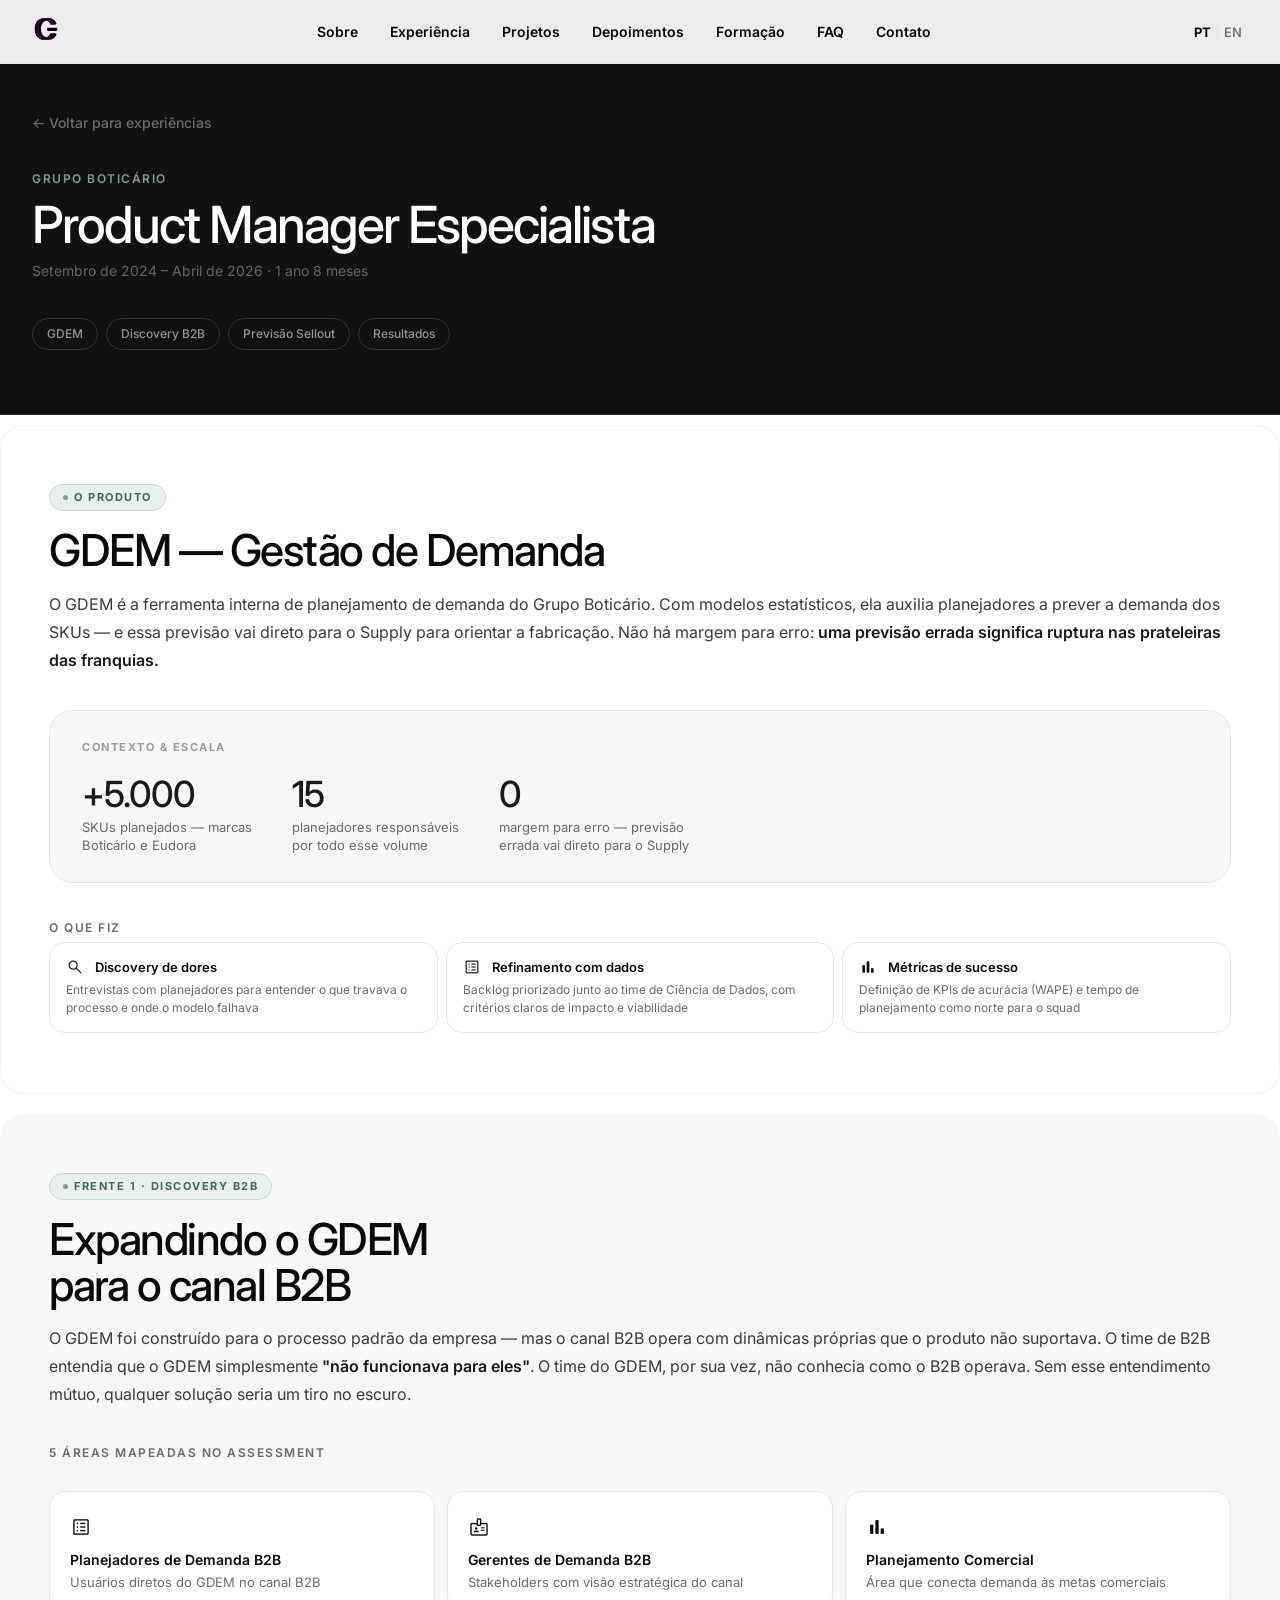
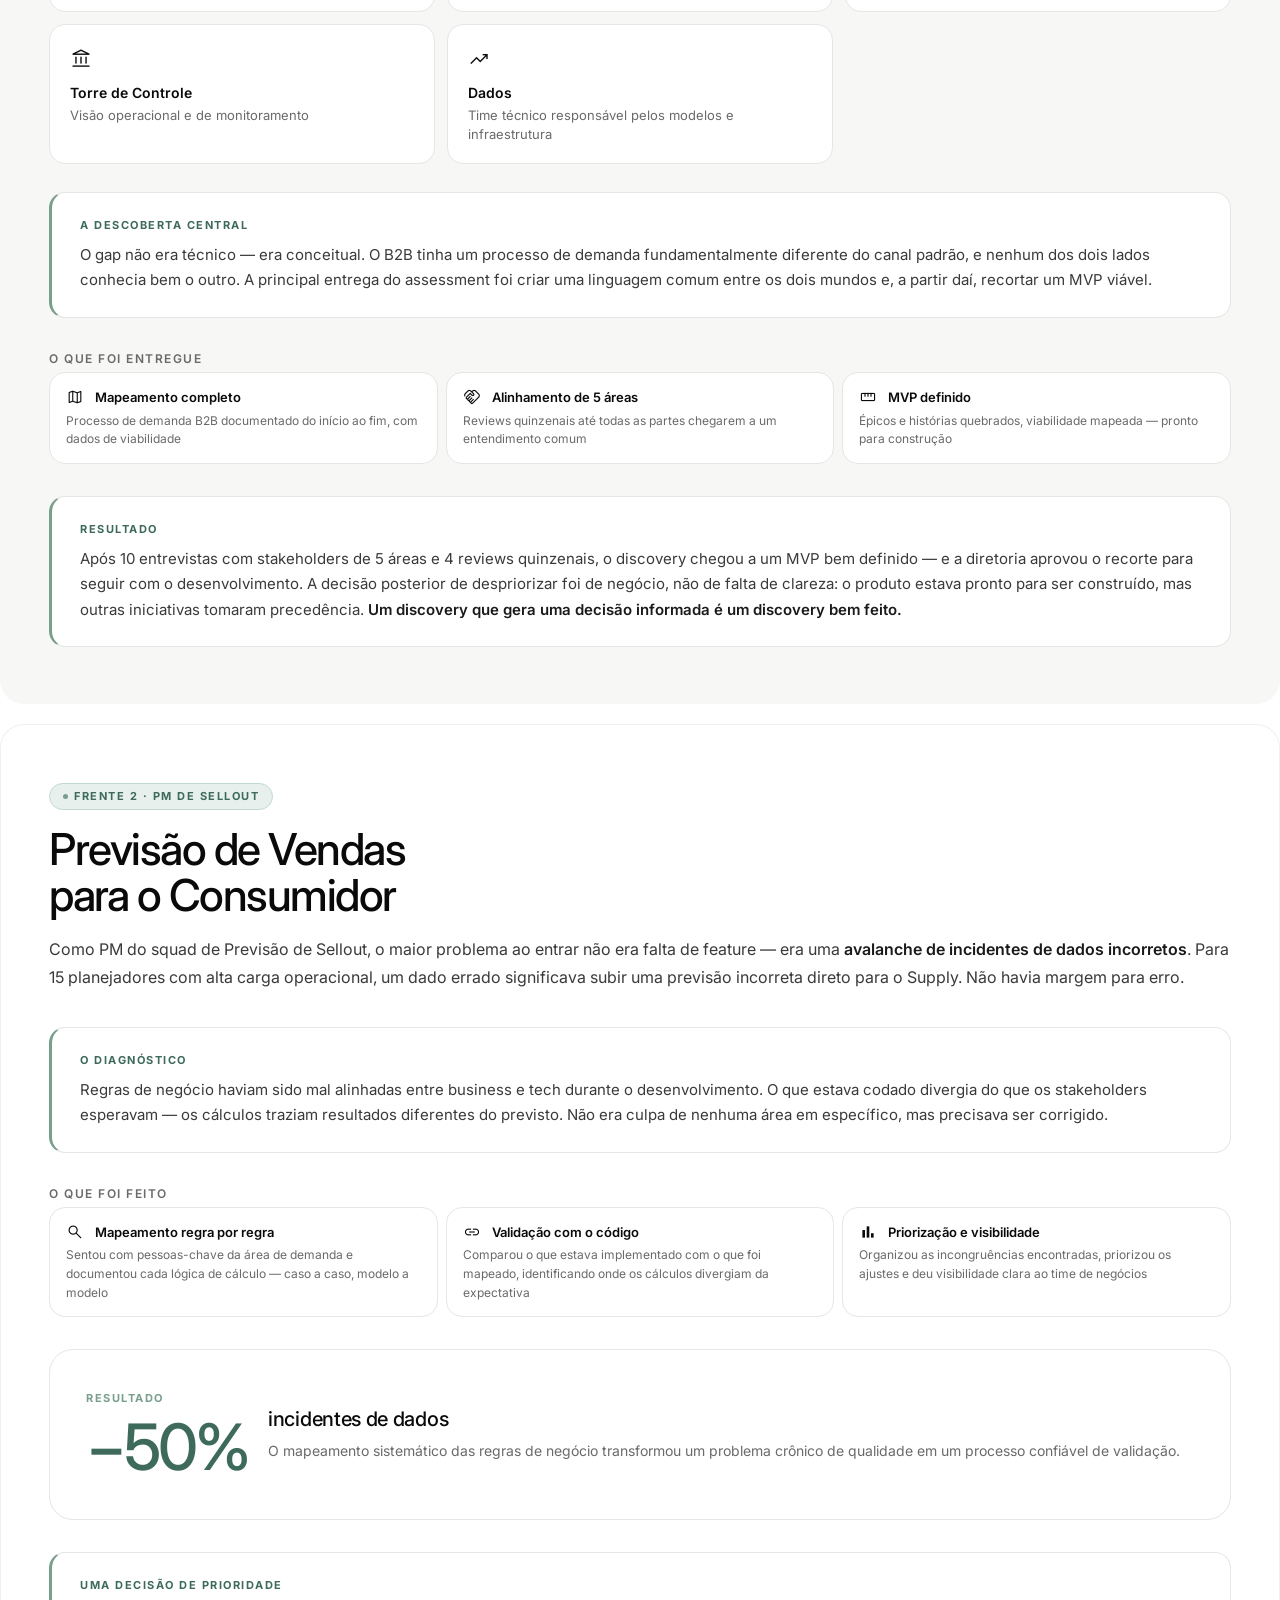
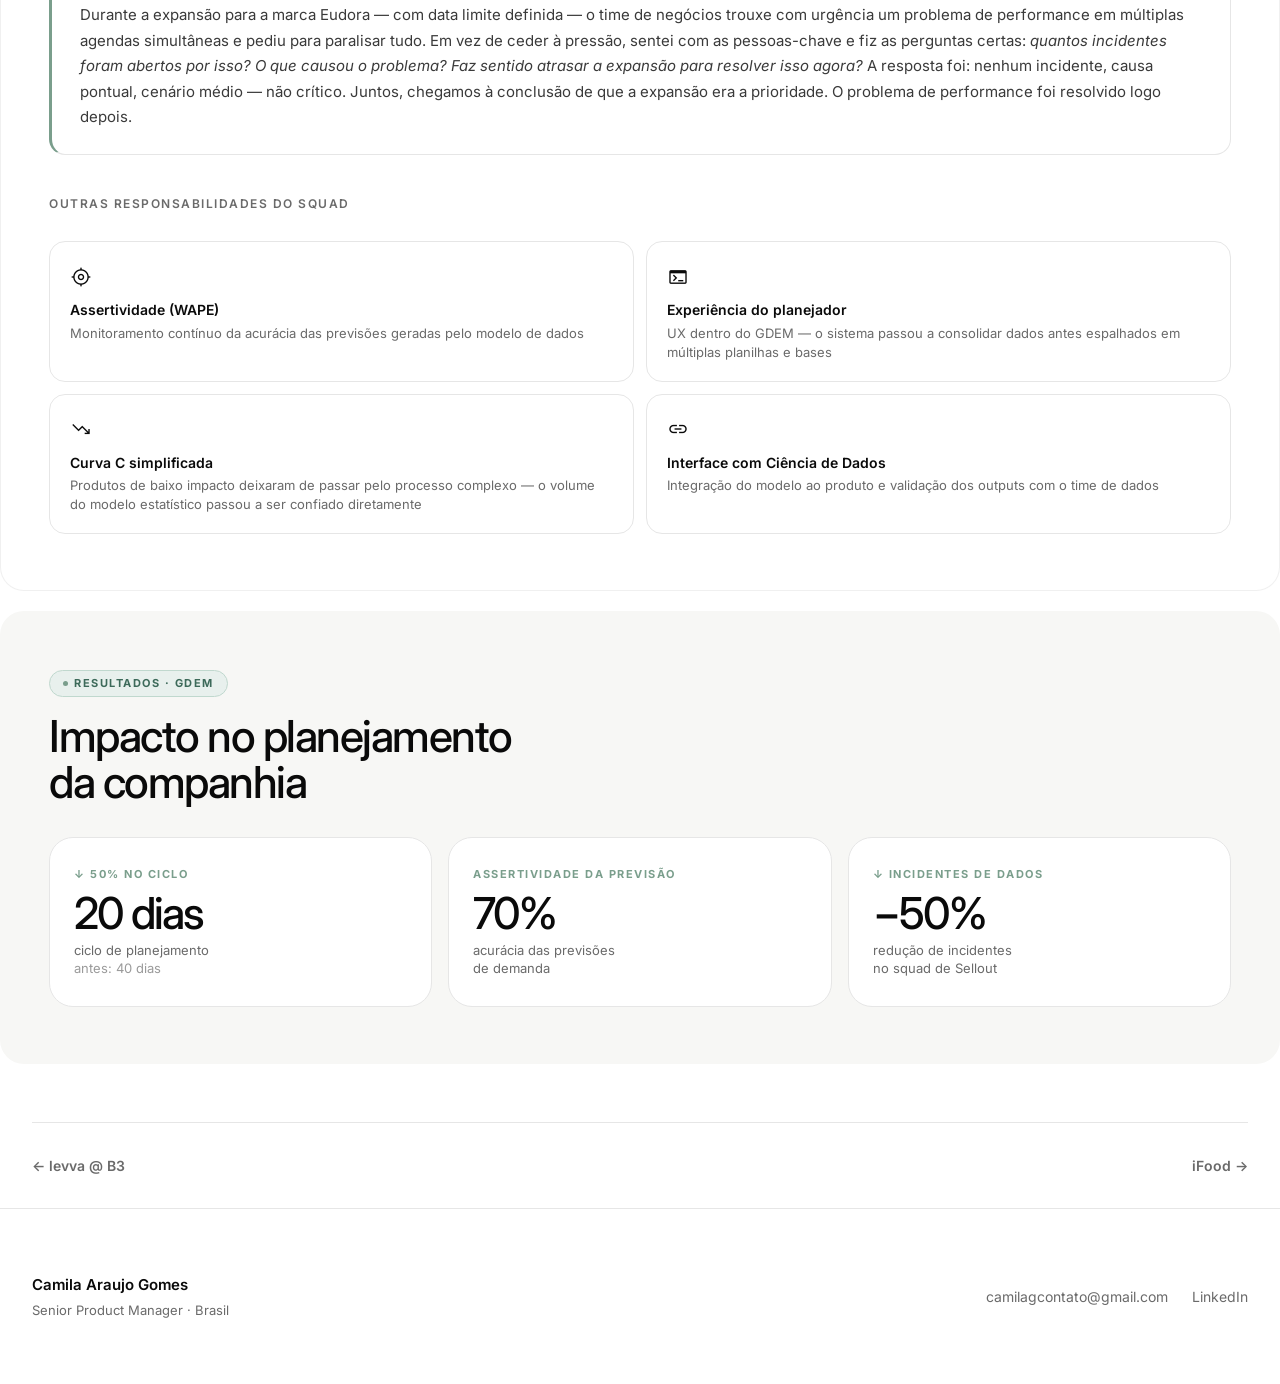
<file: pages/boticario.html>
<!DOCTYPE html>
<html lang="pt-BR">
<head>
  <meta charset="UTF-8">
  <meta name="viewport" content="width=device-width, initial-scale=1.0">
  <title>Grupo Boticário &mdash; Camila Araujo Gomes</title>
  <link rel="preconnect" href="https://fonts.googleapis.com">
  <link href="https://fonts.googleapis.com/css2?family=Inter:wght@300;400;500;600;700;800&display=swap" rel="stylesheet">
  <link rel="stylesheet" href="https://fonts.googleapis.com/css2?family=Material+Symbols+Outlined:opsz,wght,FILL,GRAD@20..48,100..700,0..1,-50..200" />
  <link rel="stylesheet" href="../css/style.css">
  <link rel="icon" type="image/svg+xml" href="../images/logo.svg">
  <meta name="description" content="PM Especialista no Grupo Boticário — GDEM, gestão de demanda para +5.000 SKUs com modelos estatísticos. Incidentes reduzidos em 50%, ciclo de planejamento de 40 para 20 dias.">
  <link rel="canonical" href="https://camilagomes.me/pages/boticario.html">
  <meta property="og:type" content="article">
  <meta property="og:site_name" content="Camila Araujo Gomes">
  <meta property="og:title" content="Grupo Boticário · Camila Araujo Gomes">
  <meta property="og:description" content="PM Especialista no Grupo Boticário — GDEM, gestão de demanda para +5.000 SKUs com modelos estatísticos. Incidentes reduzidos em 50%, ciclo de planejamento de 40 para 20 dias.">
  <meta property="og:url" content="https://camilagomes.me/pages/boticario.html">
  <meta property="og:image" content="https://camilagomes.me/images/foto-camila.jpeg">
  <meta property="og:locale" content="pt_BR">
  <meta name="twitter:card" content="summary_large_image">
  <meta name="twitter:title" content="Grupo Boticário · Camila Araujo Gomes">
  <meta name="twitter:description" content="PM Especialista no Grupo Boticário — GDEM, gestão de demanda para +5.000 SKUs com modelos estatísticos. Incidentes reduzidos em 50%, ciclo de planejamento de 40 para 20 dias.">
  <meta name="twitter:image" content="https://camilagomes.me/images/foto-camila.jpeg">
</head>
<body>

  <div id="nav-placeholder"></div>

  <div class="page-hero page-hero-dark">
    <div class="page-hero-inner">
      <a href="../index.html#experiencia" class="back-link" data-i18n="common.back">&larr; Voltar para experiências</a>
      <p class="page-company" style="color: var(--c-boticario);">Grupo Boticário</p>
      <h1 class="page-title" data-i18n="bot.page.title">Product Manager Especialista</h1>
      <p class="page-period" data-i18n="bot.page.period">Setembro de 2024 &ndash; Abril de 2026 &middot; 1 ano 8 meses</p>

      <nav class="page-anchor-nav">
        <a href="#gdem">GDEM</a>
        <a href="#b2b">Discovery B2B</a>
        <a href="#sellout" data-i18n="bot.nav.sellout">Previs&atilde;o Sellout</a>
        <a href="#resultados" data-i18n="bot.nav.results">Resultados</a>
      </nav>
    </div>
  </div>

  <!-- ─── O produto: GDEM ─── -->
  <section class="ifood-section" id="gdem">
    <div class="container">
      <div class="ifood-section-inner">
        <p class="phase-chip phase-chip--green" data-i18n="bot.s1.chip">O Produto</p>
        <h2 class="ifood-section-title" data-i18n="bot.s1.title">GDEM &mdash; Gest&atilde;o de Demanda</h2>
        <p class="ifood-section-body" data-i18n-html="bot.s1.body">
          O GDEM é a ferramenta interna de planejamento de demanda do Grupo Boticário.
          Com modelos estat&iacute;sticos, ela auxilia planejadores a prever a demanda dos SKUs
          &mdash; e essa previs&atilde;o vai direto para o Supply para orientar a fabrica&ccedil;&atilde;o.
          N&atilde;o há margem para erro: <strong>uma previs&atilde;o errada significa ruptura
          nas prateleiras das franquias.</strong>
        </p>

        <div class="problem-block">
          <p class="problem-block-label" data-i18n="bot.s1.problem.label">Contexto &amp; escala</p>
          <div class="problem-metrics">
            <div class="problem-metric">
              <span class="problem-metric-value">+5.000</span>
              <span class="problem-metric-label" data-i18n-html="bot.s1.m1.label">SKUs planejados &mdash; marcas<br>Botic&aacute;rio e Eudora</span>
            </div>
            <div class="problem-metric">
              <span class="problem-metric-value">15</span>
              <span class="problem-metric-label" data-i18n-html="bot.s1.m2.label">planejadores respons&aacute;veis<br>por todo esse volume</span>
            </div>
            <div class="problem-metric">
              <span class="problem-metric-value">0</span>
              <span class="problem-metric-label" data-i18n-html="bot.s1.m3.label">margem para erro &mdash; previs&atilde;o<br>errada vai direto para o Supply</span>
            </div>
          </div>
        </div>

        <p class="edu-subsection-label" style="margin-bottom:4px; margin-top:32px;" data-i18n="bot.s1.did.label">O que fiz</p>
        <div class="journey-types">
          <div class="journey-type">
            <p class="journey-type-label"><span class="material-symbols-outlined">search</span> <span data-i18n="bot.jt1.label">Discovery de dores</span></p>
            <p class="journey-type-sub" data-i18n="bot.jt1.sub">Entrevistas com planejadores para entender o que travava o processo e onde o modelo falhava</p>
          </div>
          <div class="journey-type">
            <p class="journey-type-label"><span class="material-symbols-outlined">list_alt</span> <span data-i18n="bot.jt2.label">Refinamento com dados</span></p>
            <p class="journey-type-sub" data-i18n="bot.jt2.sub">Backlog priorizado junto ao time de Ciência de Dados, com critérios claros de impacto e viabilidade</p>
          </div>
          <div class="journey-type">
            <p class="journey-type-label"><span class="material-symbols-outlined">bar_chart</span> <span data-i18n="bot.jt3.label">Métricas de sucesso</span></p>
            <p class="journey-type-sub" data-i18n="bot.jt3.sub">Definição de KPIs de acurácia (WAPE) e tempo de planejamento como norte para o squad</p>
          </div>
        </div>

      </div>
    </div>
  </section>

  <!-- ─── Frente 1: Discovery B2B ─── -->
  <section class="ifood-section ifood-section-alt" id="b2b">
    <div class="container">
      <div class="ifood-section-inner">
        <p class="phase-chip phase-chip--green" data-i18n="bot.s2.chip">Frente 1 &middot; Discovery B2B</p>
        <h2 class="ifood-section-title" data-i18n-html="bot.s2.title">Expandindo o GDEM<br>para o canal B2B</h2>
        <p class="ifood-section-body" data-i18n-html="bot.s2.body">
          O GDEM foi constru&iacute;do para o processo padr&atilde;o da empresa &mdash; mas o canal B2B
          opera com din&acirc;micas pr&oacute;prias que o produto n&atilde;o suportava.
          O time de B2B entendia que o GDEM simplesmente <strong>"n&atilde;o funcionava para eles"</strong>.
          O time do GDEM, por sua vez, n&atilde;o conhecia como o B2B operava.
          Sem esse entendimento m&uacute;tuo, qualquer solu&ccedil;&atilde;o seria um tiro no escuro.
        </p>

        <p class="edu-subsection-label" style="margin-bottom:8px;" data-i18n="bot.s2.areas.label">5 &aacute;reas mapeadas no assessment</p>
        <div class="feature-grid">
          <div class="feature-card">
            <div class="feature-card-icon"><span class="material-symbols-outlined">list_alt</span></div>
            <p class="feature-card-title" data-i18n="bot.a1.title">Planejadores de Demanda B2B</p>
            <p class="feature-card-desc" data-i18n="bot.a1.desc">Usu&aacute;rios diretos do GDEM no canal B2B</p>
          </div>
          <div class="feature-card">
            <div class="feature-card-icon"><span class="material-symbols-outlined">badge</span></div>
            <p class="feature-card-title" data-i18n="bot.a2.title">Gerentes de Demanda B2B</p>
            <p class="feature-card-desc" data-i18n="bot.a2.desc">Stakeholders com vis&atilde;o estrat&eacute;gica do canal</p>
          </div>
          <div class="feature-card">
            <div class="feature-card-icon"><span class="material-symbols-outlined">bar_chart</span></div>
            <p class="feature-card-title" data-i18n="bot.a3.title">Planejamento Comercial</p>
            <p class="feature-card-desc" data-i18n="bot.a3.desc">&Aacute;rea que conecta demanda &agrave;s metas comerciais</p>
          </div>
          <div class="feature-card">
            <div class="feature-card-icon"><span class="material-symbols-outlined">account_balance</span></div>
            <p class="feature-card-title" data-i18n="bot.a4.title">Torre de Controle</p>
            <p class="feature-card-desc" data-i18n="bot.a4.desc">Vis&atilde;o operacional e de monitoramento</p>
          </div>
          <div class="feature-card">
            <div class="feature-card-icon"><span class="material-symbols-outlined">trending_up</span></div>
            <p class="feature-card-title" data-i18n="bot.a5.title">Dados</p>
            <p class="feature-card-desc" data-i18n="bot.a5.desc">Time t&eacute;cnico respons&aacute;vel pelos modelos e infraestrutura</p>
          </div>
        </div>

        <div class="insight-block" style="border-left-color:#7a9e8c; margin-top:28px;">
          <p class="insight-block-label" style="color:#3d6a5a;" data-i18n="bot.s2.insight1.label">A descoberta central</p>
          <p class="insight-block-text" data-i18n="bot.s2.insight1.text">
            O gap n&atilde;o era t&eacute;cnico &mdash; era conceitual. O B2B tinha um processo de demanda
            fundamentalmente diferente do canal padr&atilde;o, e nenhum dos dois lados conhecia bem
            o outro. A principal entrega do assessment foi criar uma linguagem comum
            entre os dois mundos e, a partir da&iacute;, recortar um MVP vi&aacute;vel.
          </p>
        </div>

        <p class="edu-subsection-label" style="margin-bottom:4px; margin-top:32px;" data-i18n="bot.s2.del.label">O que foi entregue</p>
        <div class="journey-types">
          <div class="journey-type">
            <p class="journey-type-label"><span class="material-symbols-outlined">map</span> <span data-i18n="bot.jt4.label">Mapeamento completo</span></p>
            <p class="journey-type-sub" data-i18n="bot.jt4.sub">Processo de demanda B2B documentado do in&iacute;cio ao fim, com dados de viabilidade</p>
          </div>
          <div class="journey-type">
            <p class="journey-type-label"><span class="material-symbols-outlined">handshake</span> <span data-i18n="bot.jt5.label">Alinhamento de 5 &aacute;reas</span></p>
            <p class="journey-type-sub" data-i18n="bot.jt5.sub">Reviews quinzenais at&eacute; todas as partes chegarem a um entendimento comum</p>
          </div>
          <div class="journey-type">
            <p class="journey-type-label"><span class="material-symbols-outlined">straighten</span> <span data-i18n="bot.jt6.label">MVP definido</span></p>
            <p class="journey-type-sub" data-i18n="bot.jt6.sub">&Eacute;picos e hist&oacute;rias quebrados, viabilidade mapeada &mdash; pronto para constru&ccedil;&atilde;o</p>
          </div>
        </div>

        <div class="insight-block" style="border-left-color:#7a9e8c; margin-top:32px;">
          <p class="insight-block-label" style="color:#3d6a5a;" data-i18n="common.result">Resultado</p>
          <p class="insight-block-text" data-i18n-html="bot.s2.insight2.text">
            Após 10 entrevistas com stakeholders de 5 áreas e 4 reviews quinzenais, o discovery chegou a um MVP bem definido — e a diretoria aprovou o recorte para seguir com o desenvolvimento. A decisão posterior de despriorizar foi de negócio, não de falta de clareza: o produto estava pronto para ser construído, mas outras iniciativas tomaram precedência. <strong>Um discovery que gera uma decisão informada é um discovery bem feito.</strong>
          </p>
        </div>

      </div>
    </div>
  </section>

  <!-- ─── Frente 2: PM de Sellout ─── -->
  <section class="ifood-section" id="sellout">
    <div class="container">
      <div class="ifood-section-inner">
        <p class="phase-chip phase-chip--green" data-i18n="bot.s3.chip">Frente 2 &middot; PM de Sellout</p>
        <h2 class="ifood-section-title" data-i18n-html="bot.s3.title">Previs&atilde;o de Vendas<br>para o Consumidor</h2>
        <p class="ifood-section-body" data-i18n-html="bot.s3.body">
          Como PM do squad de Previs&atilde;o de Sellout, o maior problema ao entrar n&atilde;o era
          falta de feature &mdash; era uma <strong>avalanche de incidentes de dados incorretos</strong>.
          Para 15 planejadores com alta carga operacional, um dado errado significava subir
          uma previs&atilde;o incorreta direto para o Supply. N&atilde;o havia margem para erro.
        </p>

        <div class="insight-block" style="border-left-color:#7a9e8c;">
          <p class="insight-block-label" style="color:#3d6a5a;" data-i18n="bot.s3.diag.label">O diagn&oacute;stico</p>
          <p class="insight-block-text" data-i18n="bot.s3.diag.text">
            Regras de neg&oacute;cio haviam sido mal alinhadas entre business e tech durante o
            desenvolvimento. O que estava codado divergia do que os stakeholders esperavam &mdash;
            os c&aacute;lculos traziam resultados diferentes do previsto. N&atilde;o era culpa de nenhuma
            &aacute;rea em espec&iacute;fico, mas precisava ser corrigido.
          </p>
        </div>

        <p class="edu-subsection-label" style="margin-bottom:4px; margin-top:32px;" data-i18n="bot.s3.did.label">O que foi feito</p>
        <div class="journey-types">
          <div class="journey-type">
            <p class="journey-type-label"><span class="material-symbols-outlined">search</span> <span data-i18n="bot.jt7.label">Mapeamento regra por regra</span></p>
            <p class="journey-type-sub" data-i18n="bot.jt7.sub">Sentou com pessoas-chave da &aacute;rea de demanda e documentou cada l&oacute;gica de c&aacute;lculo &mdash; caso a caso, modelo a modelo</p>
          </div>
          <div class="journey-type">
            <p class="journey-type-label"><span class="material-symbols-outlined">link</span> <span data-i18n="bot.jt8.label">Valida&ccedil;&atilde;o com o c&oacute;digo</span></p>
            <p class="journey-type-sub" data-i18n="bot.jt8.sub">Comparou o que estava implementado com o que foi mapeado, identificando onde os c&aacute;lculos divergiam da expectativa</p>
          </div>
          <div class="journey-type">
            <p class="journey-type-label"><span class="material-symbols-outlined">bar_chart</span> <span data-i18n="bot.jt9.label">Prioriza&ccedil;&atilde;o e visibilidade</span></p>
            <p class="journey-type-sub" data-i18n="bot.jt9.sub">Organizou as incongrui&ecirc;ncias encontradas, priorizou os ajustes e deu visibilidade clara ao time de neg&oacute;cios</p>
          </div>
        </div>

        <div class="csat-display" style="margin-top:32px;">
          <div>
            <p style="font-size:11px; font-weight:700; letter-spacing:1.5px; text-transform:uppercase; color:#7a9e8c; margin-bottom:8px;" data-i18n="bot.s3.result.label">Resultado</p>
            <p style="font-size:64px; font-weight:500; letter-spacing:-3px; line-height:1; color:#3d6a5a;">&minus;50%</p>
          </div>
          <div class="csat-meta">
            <p class="csat-meta-title" data-i18n="bot.s3.stat.label">incidentes de dados</p>
            <p class="csat-meta-desc" data-i18n="bot.s3.stat.desc">
              O mapeamento sist&ecirc;mico das regras de neg&oacute;cio transformou um
              problema cr&ocirc;nico de qualidade em um processo confi&aacute;vel de valida&ccedil;&atilde;o.
            </p>
          </div>
        </div>

        <div class="insight-block" style="border-left-color:#7a9e8c; margin-top:32px;">
          <p class="insight-block-label" style="color:#3d6a5a;" data-i18n="bot.s3.decision.label">Uma decis&atilde;o de prioridade</p>
          <p class="insight-block-text" data-i18n-html="bot.s3.decision.text">
            Durante a expans&atilde;o para a marca Eudora &mdash; com data limite definida &mdash; o time de neg&oacute;cios trouxe com urg&ecirc;ncia um problema de performance em m&uacute;ltiplas agendas simult&acirc;neas e pediu para paralisar tudo. Em vez de ceder &agrave; press&atilde;o, sentei com as pessoas-chave e fiz as perguntas certas: <em>quantos incidentes foram abertos por isso? O que causou o problema? Faz sentido atrasar a expans&atilde;o para resolver isso agora?</em> A resposta foi: nenhum incidente, causa pontual, cen&aacute;rio m&eacute;dio &mdash; n&atilde;o cr&iacute;tico. Juntos, chegamos &agrave; conclus&atilde;o de que a expans&atilde;o era a prioridade. O problema de performance foi resolvido logo depois.
          </p>
        </div>

        <p class="edu-subsection-label" style="margin-bottom:8px; margin-top:40px;" data-i18n="bot.s3.other.label">Outras responsabilidades do squad</p>
        <div class="feature-grid" style="grid-template-columns: repeat(2, 1fr);">
          <div class="feature-card">
            <div class="feature-card-icon"><span class="material-symbols-outlined">my_location</span></div>
            <p class="feature-card-title" data-i18n="bot.h1.title">Assertividade (WAPE)</p>
            <p class="feature-card-desc" data-i18n="bot.h1.desc">Monitoramento cont&iacute;nuo da acu&aacute;cia das previs&otilde;es geradas pelo modelo de dados</p>
          </div>
          <div class="feature-card">
            <div class="feature-card-icon"><span class="material-symbols-outlined">terminal</span></div>
            <p class="feature-card-title" data-i18n="bot.h2.title">Experi&ecirc;ncia do planejador</p>
            <p class="feature-card-desc" data-i18n="bot.h2.desc">UX dentro do GDEM &mdash; o sistema passou a consolidar dados antes espalhados em m&uacute;ltiplas planilhas e bases</p>
          </div>
          <div class="feature-card">
            <div class="feature-card-icon"><span class="material-symbols-outlined">trending_down</span></div>
            <p class="feature-card-title" data-i18n="bot.h3.title">Curva C simplificada</p>
            <p class="feature-card-desc" data-i18n="bot.h3.desc">Produtos de baixo impacto deixaram de passar pelo processo complexo &mdash; o volume do modelo estat&iacute;stico passou a ser confiado diretamente</p>
          </div>
          <div class="feature-card">
            <div class="feature-card-icon"><span class="material-symbols-outlined">link</span></div>
            <p class="feature-card-title" data-i18n="bot.h4.title">Interface com Ci&ecirc;ncia de Dados</p>
            <p class="feature-card-desc" data-i18n="bot.h4.desc">Integra&ccedil;&atilde;o do modelo ao produto e valida&ccedil;&atilde;o dos outputs com o time de dados</p>
          </div>
        </div>

      </div>
    </div>
  </section>

  <!-- ─── Resultados ─── -->
  <section class="ifood-section ifood-section-alt" id="resultados">
    <div class="container">
      <div class="ifood-section-inner">
        <p class="phase-chip phase-chip--green" data-i18n="bot.s4.chip">Resultados &middot; GDEM</p>
        <h2 class="ifood-section-title" data-i18n-html="bot.s4.title">Impacto no planejamento<br>da companhia</h2>

        <div class="result-stats">
          <div class="result-stat">
            <p class="result-stat-delta" style="color:#7a9e8c;" data-i18n="bot.r1.delta">&darr; 50% no ciclo</p>
            <p class="result-stat-value">20 dias</p>
            <p class="result-stat-label" data-i18n-html="bot.r1.label">ciclo de planejamento<br><em style="font-style:normal;color:var(--muted-soft);">antes: 40 dias</em></p>
          </div>
          <div class="result-stat">
            <p class="result-stat-delta" style="color:#7a9e8c;" data-i18n="bot.r2.delta">assertividade da previs&atilde;o</p>
            <p class="result-stat-value">70%</p>
            <p class="result-stat-label" data-i18n-html="bot.r2.label">acu&aacute;cia das previs&otilde;es<br>de demanda</p>
          </div>
          <div class="result-stat">
            <p class="result-stat-delta" style="color:#7a9e8c;" data-i18n="bot.r3.delta">&darr; incidentes de dados</p>
            <p class="result-stat-value">&minus;50%</p>
            <p class="result-stat-label" data-i18n-html="bot.r3.label">redu&ccedil;&atilde;o de incidentes<br>no squad de Sellout</p>
          </div>
        </div>

      </div>
    </div>
  </section>

  <div style="max-width:1280px; margin:0 auto; padding:0 32px;">
    <div class="exp-nav">
      <a href="levva.html" class="exp-nav-link" data-i18n="bot.nav.prev">&larr; levva @ B3</a>
      <a href="ifood.html" class="exp-nav-link" data-i18n="bot.nav.next">iFood &rarr;</a>
    </div>
  </div>

  <footer class="footer">
    <div class="footer-inner">
      <div>
        <p class="footer-name">Camila Araujo Gomes</p>
        <p class="footer-tagline" data-i18n="footer.tagline">Senior Product Manager &middot; Brasil</p>
      </div>
      <div class="footer-links">
        <a href="mailto:camilagcontato@gmail.com">camilagcontato@gmail.com</a>
        <a href="https://www.linkedin.com/in/camila-a-gomes" target="_blank" rel="noopener">LinkedIn</a>
      </div>
    </div>
  </footer>

<script src="../js/lang.js"></script>
<script src="../js/nav.js"></script>
</body>
</html>
</file>
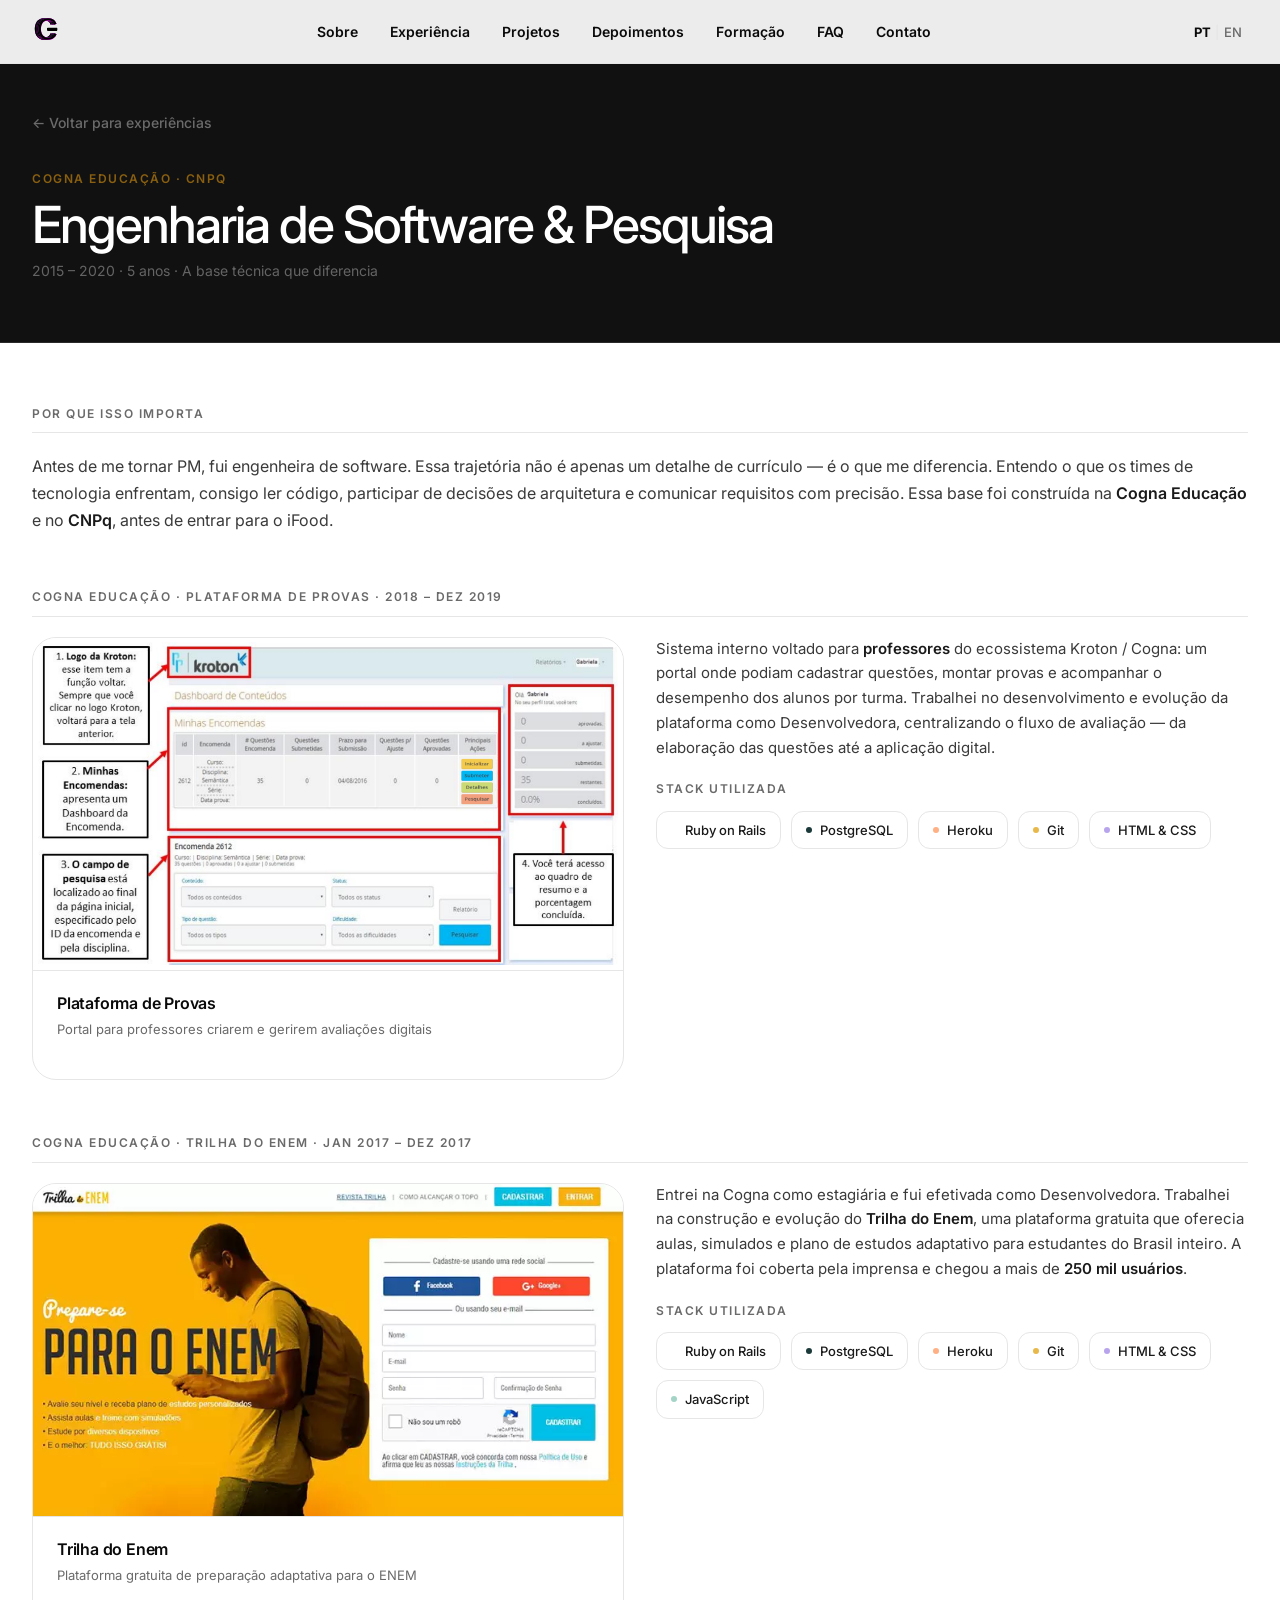
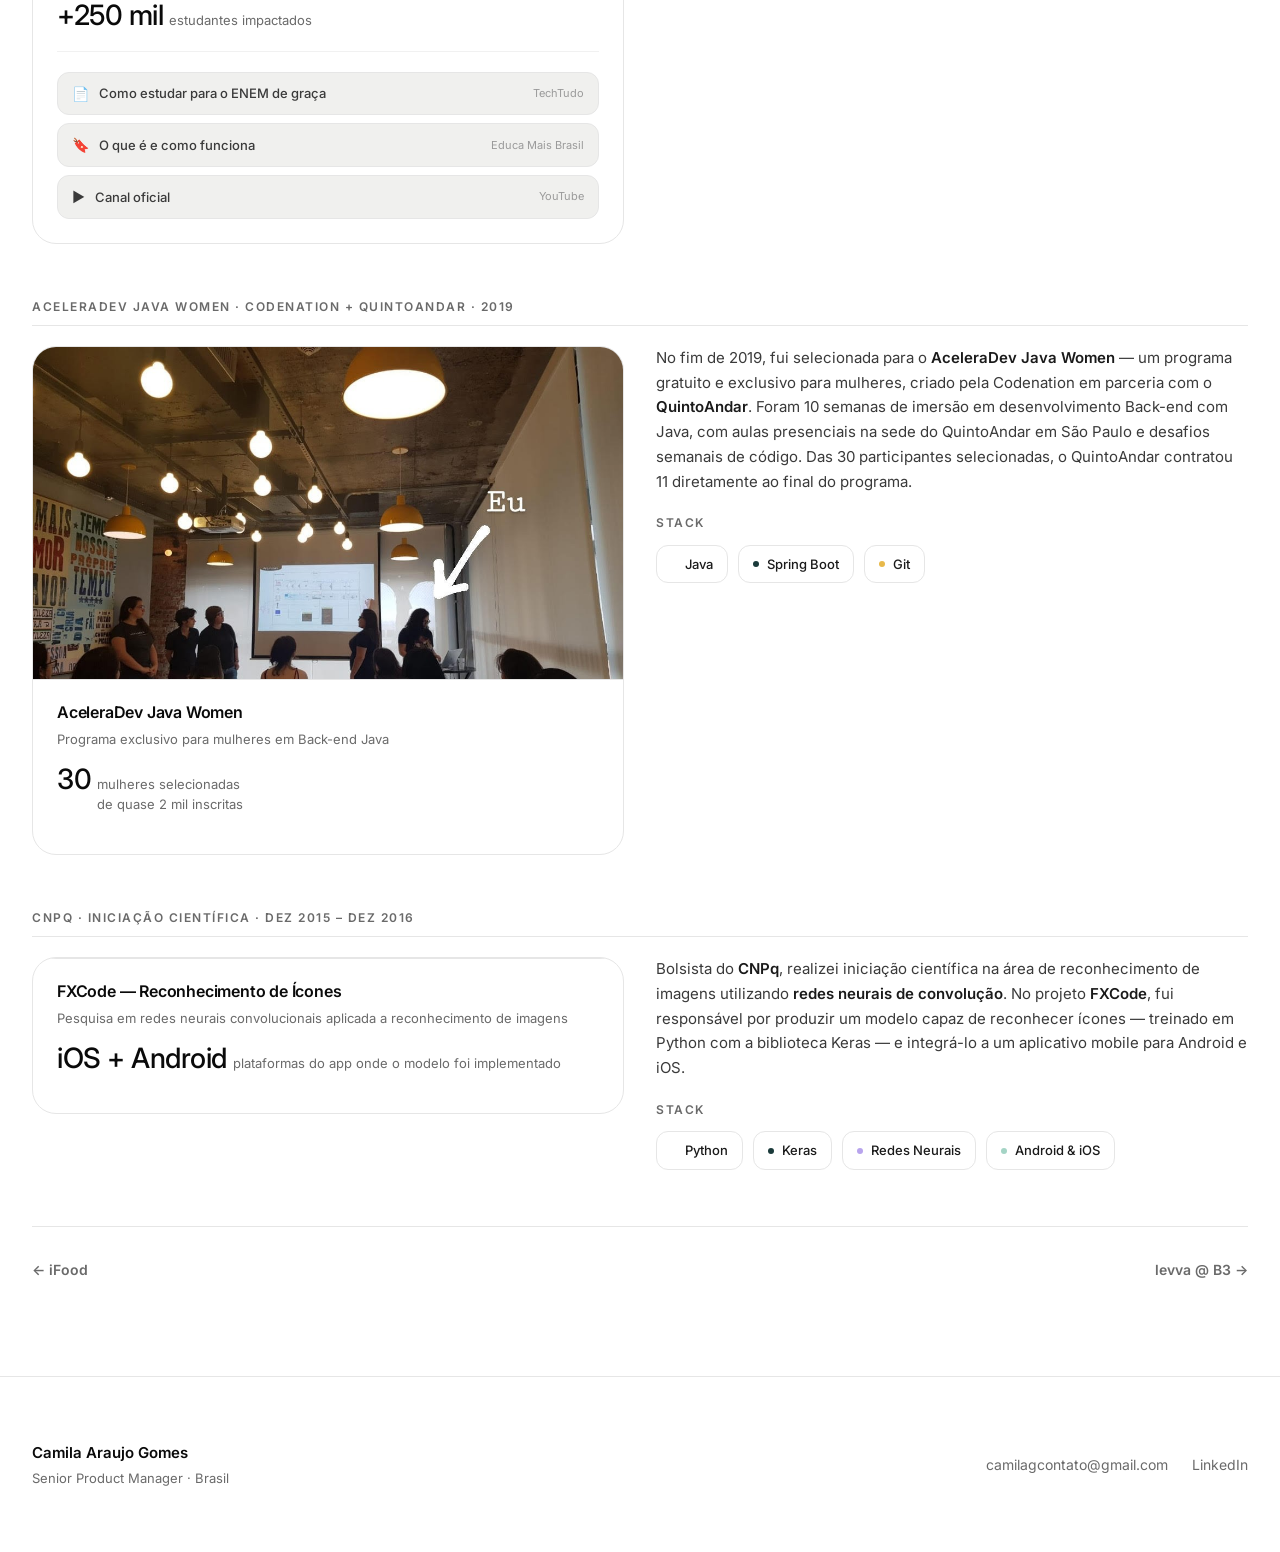
<file: pages/early-career.html>
<!DOCTYPE html>
<html lang="pt-BR">
<head>
  <meta charset="UTF-8">
  <meta name="viewport" content="width=device-width, initial-scale=1.0">
  <title>Engenharia &amp; Pesquisa &mdash; Camila Araujo Gomes</title>
  <link rel="preconnect" href="https://fonts.googleapis.com">
  <link href="https://fonts.googleapis.com/css2?family=Inter:wght@300;400;500;600;700;800&display=swap" rel="stylesheet">
  <link rel="stylesheet" href="https://fonts.googleapis.com/css2?family=Material+Symbols+Outlined:opsz,wght,FILL,GRAD@20..48,100..700,0..1,-50..200" />
  <link rel="stylesheet" href="../css/style.css">
  <link rel="icon" type="image/svg+xml" href="../images/logo.svg">
  <meta name="description" content="A base técnica que diferencia: 5 anos como engenheira de software na Cogna Educação (Trilha do Enem, 250k usuários) e pesquisadora do CNPq em redes neurais — antes do iFood.">
  <link rel="canonical" href="https://camilagomes.me/pages/early-career.html">
  <meta property="og:type" content="article">
  <meta property="og:site_name" content="Camila Araujo Gomes">
  <meta property="og:title" content="Engenharia &amp; Pesquisa · Camila Araujo Gomes">
  <meta property="og:description" content="A base técnica que diferencia: 5 anos como engenheira de software na Cogna Educação (Trilha do Enem, 250k usuários) e pesquisadora do CNPq em redes neurais — antes do iFood.">
  <meta property="og:url" content="https://camilagomes.me/pages/early-career.html">
  <meta property="og:image" content="https://camilagomes.me/images/foto-camila.jpeg">
  <meta property="og:locale" content="pt_BR">
  <meta name="twitter:card" content="summary_large_image">
  <meta name="twitter:title" content="Engenharia &amp; Pesquisa · Camila Araujo Gomes">
  <meta name="twitter:description" content="A base técnica que diferencia: 5 anos como engenheira de software na Cogna Educação (Trilha do Enem, 250k usuários) e pesquisadora do CNPq em redes neurais — antes do iFood.">
  <meta name="twitter:image" content="https://camilagomes.me/images/foto-camila.jpeg">
</head>
<body>

  <div id="nav-placeholder"></div>

  <div class="page-hero page-hero-dark">
    <div class="page-hero-inner">
      <a href="../index.html#experiencia" class="back-link" data-i18n="common.back">&larr; Voltar para experiências</a>
      <p class="page-company" style="color: var(--c-early);">Cogna Educação &middot; CNPq</p>
      <h1 class="page-title" data-i18n="early.page.title">Engenharia de Software &amp; Pesquisa</h1>
      <p class="page-period" data-i18n="early.page.period">2015 &ndash; 2020 &middot; 5 anos &middot; A base técnica que diferencia</p>
    </div>
  </div>

  <div class="exp-content">

    <div class="exp-section">
      <h2 class="exp-section-title" data-i18n="early.s1.title">Por que isso importa</h2>
      <p class="exp-intro" data-i18n-html="early.s1.intro">
        Antes de me tornar PM, fui engenheira de software. Essa trajetória não é apenas um detalhe
        de currículo &mdash; é o que me diferencia. Entendo o que os times de tecnologia enfrentam,
        consigo ler código, participar de decisões de arquitetura e comunicar requisitos com precisão.
        Essa base foi construída na <strong>Cogna Educação</strong> e no <strong>CNPq</strong>, antes
        de entrar para o iFood.
      </p>
    </div>

    <!-- COGNA / PLATAFORMA DE PROVAS -->
    <div class="exp-section">
      <h2 class="exp-section-title" data-i18n="early.s2.title">Cogna Educa&ccedil;&atilde;o &middot; Plataforma de Provas &middot; 2018 &ndash; Dez 2019</h2>

      <div class="project-showcase">

        <div class="project-card">
          <img
            src="../images/plataforma-de-provas.png"
            alt="Screenshot da Plataforma de Provas"
            class="project-card-image"
            onerror="this.style.display='none'; this.nextElementSibling.style.display='flex';"
          >
          <div class="project-card-image-placeholder" style="display:none;">plataforma-de-provas.png</div>
          <div class="project-card-body">
            <p class="project-card-name" data-i18n="early.provas.name">Plataforma de Provas</p>
            <p class="project-card-sub" data-i18n="early.provas.sub">Portal para professores criarem e gerirem avalia&ccedil;&otilde;es digitais</p>
          </div>
        </div>

        <div class="project-side">
          <p class="project-context" data-i18n-html="early.provas.ctx">
            Sistema interno voltado para <strong>professores</strong> do ecossistema Kroton / Cogna: um portal onde
            podiam cadastrar quest&otilde;es, montar provas e acompanhar o desempenho dos alunos por turma.
            Trabalhei no desenvolvimento e evolu&ccedil;&atilde;o da plataforma como Desenvolvedora,
            centralizando o fluxo de avalia&ccedil;&atilde;o &mdash; da elabora&ccedil;&atilde;o das quest&otilde;es
            at&eacute; a aplica&ccedil;&atilde;o digital.
          </p>
          <div>
            <p class="edu-subsection-label" style="margin-bottom: 12px;" data-i18n="early.stack.label">Stack utilizada</p>
            <div class="stack-grid">
              <span class="stack-chip"><span class="stack-chip-dot" style="background: var(--brand-coral);"></span>Ruby on Rails</span>
              <span class="stack-chip"><span class="stack-chip-dot" style="background: var(--brand-teal);"></span>PostgreSQL</span>
              <span class="stack-chip"><span class="stack-chip-dot" style="background: var(--brand-peach);"></span>Heroku</span>
              <span class="stack-chip"><span class="stack-chip-dot" style="background: var(--brand-ochre);"></span>Git</span>
              <span class="stack-chip"><span class="stack-chip-dot" style="background: var(--brand-lavender);"></span>HTML &amp; CSS</span>
            </div>
          </div>
        </div>

      </div>
    </div>

    <!-- COGNA / TRILHA DO ENEM -->
    <div class="exp-section">
      <h2 class="exp-section-title" data-i18n="early.s3.title">Cogna Educa&ccedil;&atilde;o &middot; Trilha do Enem &middot; Jan 2017 &ndash; Dez 2017</h2>

      <div class="project-showcase">

        <div class="project-card">
          <img
            src="../images/trilha-do-enem.png"
            alt="Screenshot da plataforma Trilha do Enem"
            class="project-card-image"
            onerror="this.style.display='none'; this.nextElementSibling.style.display='flex';"
          >
          <div class="project-card-image-placeholder" style="display:none;">trilha-do-enem.png</div>
          <div class="project-card-body">
            <p class="project-card-name" data-i18n="early.enem.name">Trilha do Enem</p>
            <p class="project-card-sub" data-i18n="early.enem.sub">Plataforma gratuita de prepara&ccedil;&atilde;o adaptativa para o ENEM</p>
            <div class="project-card-stat">
              <span class="project-card-stat-value">+250 mil</span>
              <span class="project-card-stat-label" data-i18n="early.enem.stat">estudantes impactados</span>
            </div>
            <div class="project-links">
              <a href="https://www.techtudo.com.br/dicas-e-tutoriais/2019/10/trilha-do-enem-como-estudar-para-a-prova-de-graca.ghtml" target="_blank" rel="noopener" class="project-link">
                <span class="project-link-icon">&#128196;</span>
                <span class="project-link-text" data-i18n="early.enem.link1">Como estudar para o ENEM de gra&ccedil;a</span>
                <span class="project-link-source">TechTudo</span>
              </a>
              <a href="https://www.educamaisbrasil.com.br/educacao/enem/o-que-e-e-como-funciona-o-trilha-do-enem" target="_blank" rel="noopener" class="project-link">
                <span class="project-link-icon">&#128278;</span>
                <span class="project-link-text" data-i18n="early.enem.link2">O que &eacute; e como funciona</span>
                <span class="project-link-source">Educa Mais Brasil</span>
              </a>
              <a href="https://www.youtube.com/@trilhadoenem" target="_blank" rel="noopener" class="project-link">
                <span class="project-link-icon">&#9654;</span>
                <span class="project-link-text" data-i18n="early.enem.link3">Canal oficial</span>
                <span class="project-link-source">YouTube</span>
              </a>
            </div>
          </div>
        </div>

        <div class="project-side">
          <p class="project-context" data-i18n-html="early.enem.ctx">
            Entrei na Cogna como estagiária e fui efetivada como Desenvolvedora. Trabalhei na
            construção e evolução do <strong>Trilha do Enem</strong>, uma plataforma gratuita que
            oferecia aulas, simulados e plano de estudos adaptativo para estudantes do Brasil inteiro.
            A plataforma foi coberta pela imprensa e chegou a mais de <strong>250 mil usuários</strong>.
          </p>
          <div>
            <p class="edu-subsection-label" style="margin-bottom: 12px;" data-i18n="early.stack.label">Stack utilizada</p>
            <div class="stack-grid">
              <span class="stack-chip"><span class="stack-chip-dot" style="background: var(--brand-coral);"></span>Ruby on Rails</span>
              <span class="stack-chip"><span class="stack-chip-dot" style="background: var(--brand-teal);"></span>PostgreSQL</span>
              <span class="stack-chip"><span class="stack-chip-dot" style="background: var(--brand-peach);"></span>Heroku</span>
              <span class="stack-chip"><span class="stack-chip-dot" style="background: var(--brand-ochre);"></span>Git</span>
              <span class="stack-chip"><span class="stack-chip-dot" style="background: var(--brand-lavender);"></span>HTML &amp; CSS</span>
              <span class="stack-chip"><span class="stack-chip-dot" style="background: var(--brand-mint);"></span>JavaScript</span>
            </div>
          </div>
        </div>

      </div>
    </div>

    <!-- ACELERADEV JAVA WOMEN -->
    <div class="exp-section">
      <h2 class="exp-section-title" data-i18n="early.s4.title">AceleraDev Java Women &middot; Codenation + QuintoAndar &middot; 2019</h2>

      <div class="project-showcase">

        <div class="project-card">
          <img
            src="../images/foto-codenation.jpg"
            alt="AceleraDev Java Women &mdash; Codenation &amp; QuintoAndar"
            class="project-card-image"
          >
          <div class="project-card-body">
            <p class="project-card-name" data-i18n="early.acelera.name">AceleraDev Java Women</p>
            <p class="project-card-sub" data-i18n="early.acelera.sub">Programa exclusivo para mulheres em Back-end Java</p>
            <div class="project-card-stat">
              <span class="project-card-stat-value">30</span>
              <span class="project-card-stat-label" data-i18n-html="early.acelera.stat">mulheres selecionadas<br>de quase 2 mil inscritas</span>
            </div>
          </div>
        </div>

        <div class="project-side">
          <p class="project-context" data-i18n-html="early.acelera.ctx">
            No fim de 2019, fui selecionada para o <strong>AceleraDev Java Women</strong> &mdash;
            um programa gratuito e exclusivo para mulheres, criado pela Codenation em parceria com o
            <strong>QuintoAndar</strong>. Foram 10 semanas de imers&atilde;o em desenvolvimento Back-end com Java,
            com aulas presenciais na sede do QuintoAndar em S&atilde;o Paulo e desafios semanais de c&oacute;digo.
          </p>
          <div>
            <p class="edu-subsection-label" style="margin-bottom: 12px;">Stack</p>
            <div class="stack-grid">
              <span class="stack-chip"><span class="stack-chip-dot" style="background: var(--brand-coral);"></span>Java</span>
              <span class="stack-chip"><span class="stack-chip-dot" style="background: var(--brand-teal);"></span>Spring Boot</span>
              <span class="stack-chip"><span class="stack-chip-dot" style="background: var(--brand-ochre);"></span>Git</span>
            </div>
          </div>
        </div>

      </div>
    </div>

    <!-- CNPq / INICIAÇÃO CIENTÍFICA -->
    <div class="exp-section">
      <h2 class="exp-section-title" data-i18n="early.s5.title">CNPq &middot; Inicia&ccedil;&atilde;o Cient&iacute;fica &middot; Dez 2015 &ndash; Dez 2016</h2>

      <div class="project-showcase">

        <div class="project-card">
          <div class="project-card-body">
            <p class="project-card-name" data-i18n="early.cnpq.name">FXCode &mdash; Reconhecimento de &Iacute;cones</p>
            <p class="project-card-sub" data-i18n="early.cnpq.sub">Pesquisa em redes neurais convolucionais aplicada a reconhecimento de imagens</p>
            <div class="project-card-stat">
              <span class="project-card-stat-value">iOS + Android</span>
              <span class="project-card-stat-label" data-i18n="early.cnpq.stat">plataformas do app onde o modelo foi implementado</span>
            </div>
          </div>
        </div>

        <div class="project-side">
          <p class="project-context" data-i18n-html="early.cnpq.ctx">
            Bolsista do <strong>CNPq</strong>, realizei inicia&ccedil;&atilde;o cient&iacute;fica na &aacute;rea de
            reconhecimento de imagens utilizando <strong>redes neurais de convolu&ccedil;&atilde;o</strong>.
            No projeto <strong>FXCode</strong>, fui respons&aacute;vel por produzir um modelo capaz de
            reconhecer &iacute;cones &mdash; treinado em Python com a biblioteca Keras &mdash; e integr&aacute;-lo
            a um aplicativo mobile para Android e iOS.
          </p>
          <div>
            <p class="edu-subsection-label" style="margin-bottom: 12px;">Stack</p>
            <div class="stack-grid">
              <span class="stack-chip"><span class="stack-chip-dot" style="background: var(--brand-coral);"></span>Python</span>
              <span class="stack-chip"><span class="stack-chip-dot" style="background: var(--brand-teal);"></span>Keras</span>
              <span class="stack-chip"><span class="stack-chip-dot" style="background: var(--brand-lavender);"></span>Redes Neurais</span>
              <span class="stack-chip"><span class="stack-chip-dot" style="background: var(--brand-mint);"></span>Android &amp; iOS</span>
            </div>
          </div>
        </div>

      </div>
    </div>

    <div class="exp-nav">
      <a href="ifood.html" class="exp-nav-link" data-i18n="early.nav.prev">&larr; iFood</a>
      <a href="levva.html" class="exp-nav-link" data-i18n="early.nav.next">levva @ B3 &rarr;</a>
    </div>

  </div>

  <footer class="footer">
    <div class="footer-inner">
      <div>
        <p class="footer-name">Camila Araujo Gomes</p>
        <p class="footer-tagline" data-i18n="footer.tagline">Senior Product Manager &middot; Brasil</p>
      </div>
      <div class="footer-links">
        <a href="mailto:camilagcontato@gmail.com">camilagcontato@gmail.com</a>
        <a href="https://www.linkedin.com/in/camila-a-gomes" target="_blank" rel="noopener">LinkedIn</a>
      </div>
    </div>
  </footer>

<script src="../js/lang.js"></script>
<script src="../js/nav.js"></script>
</body>
</html>
</file>
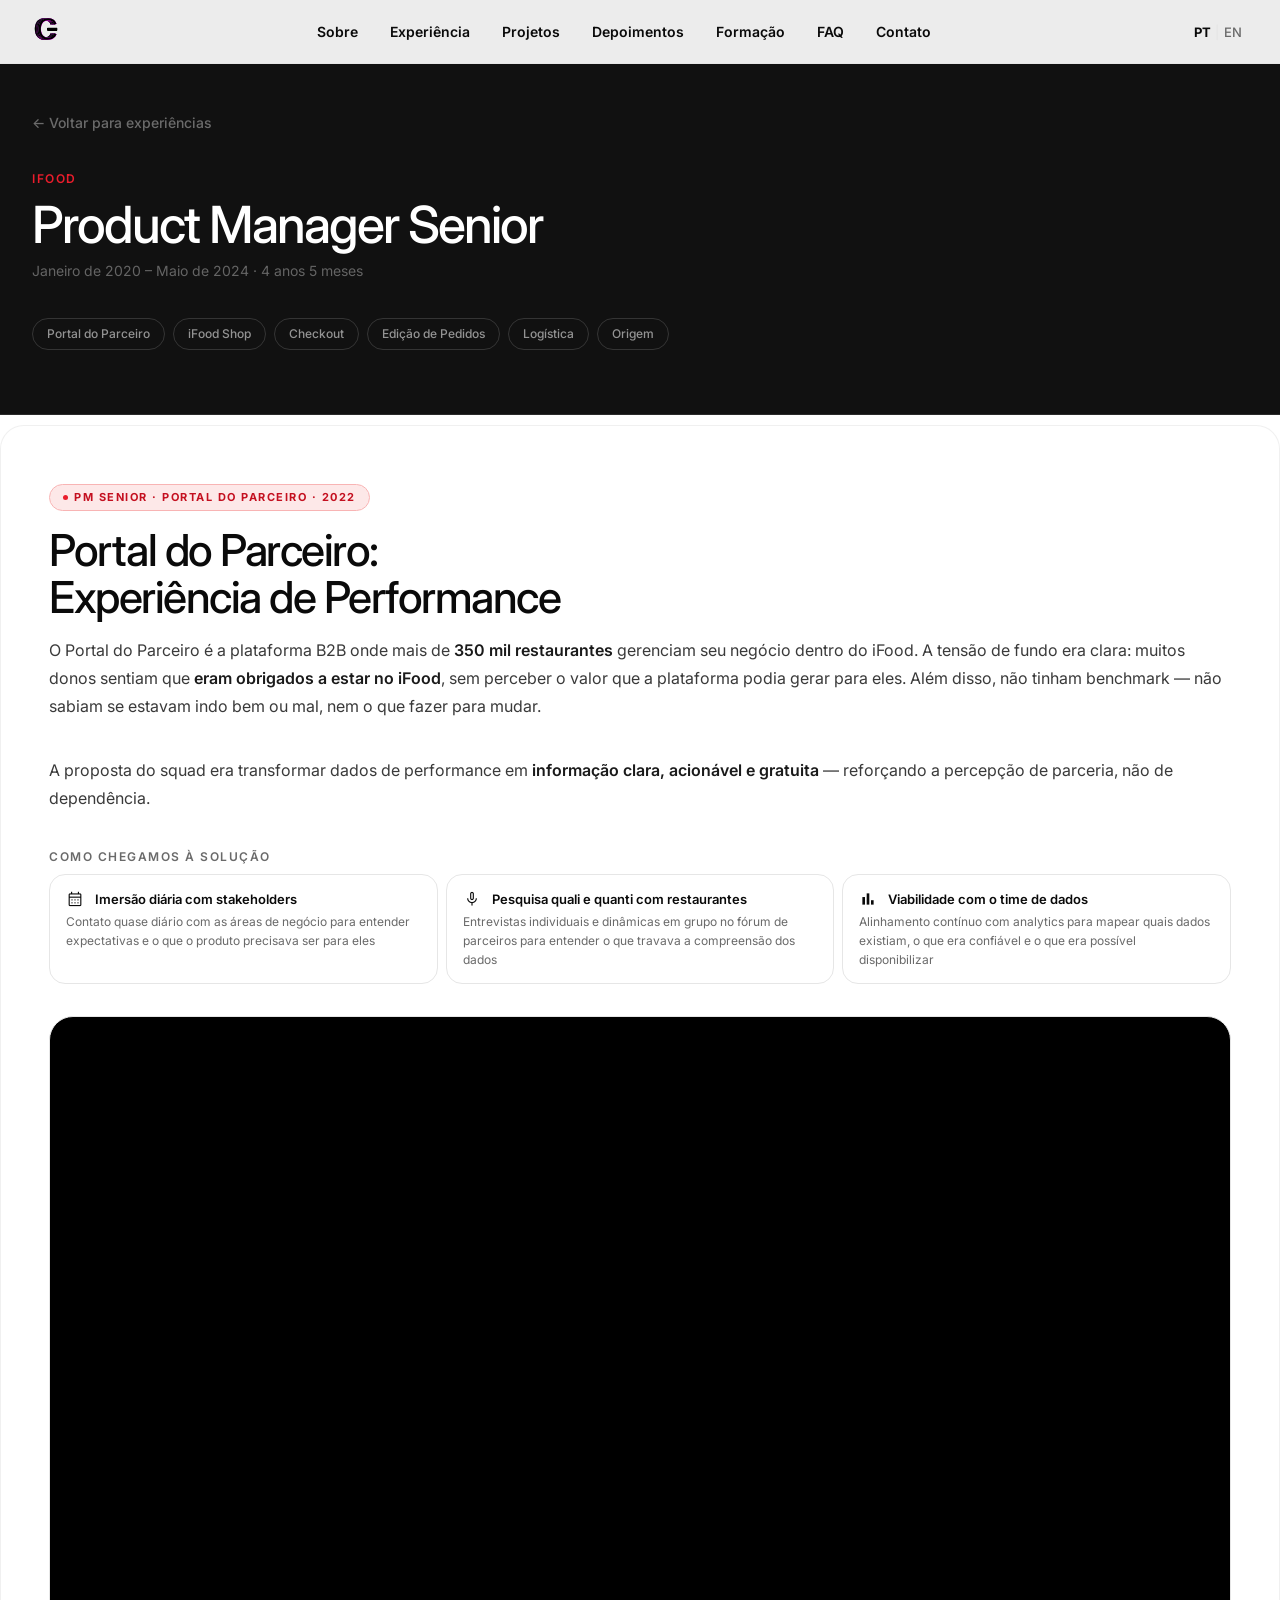
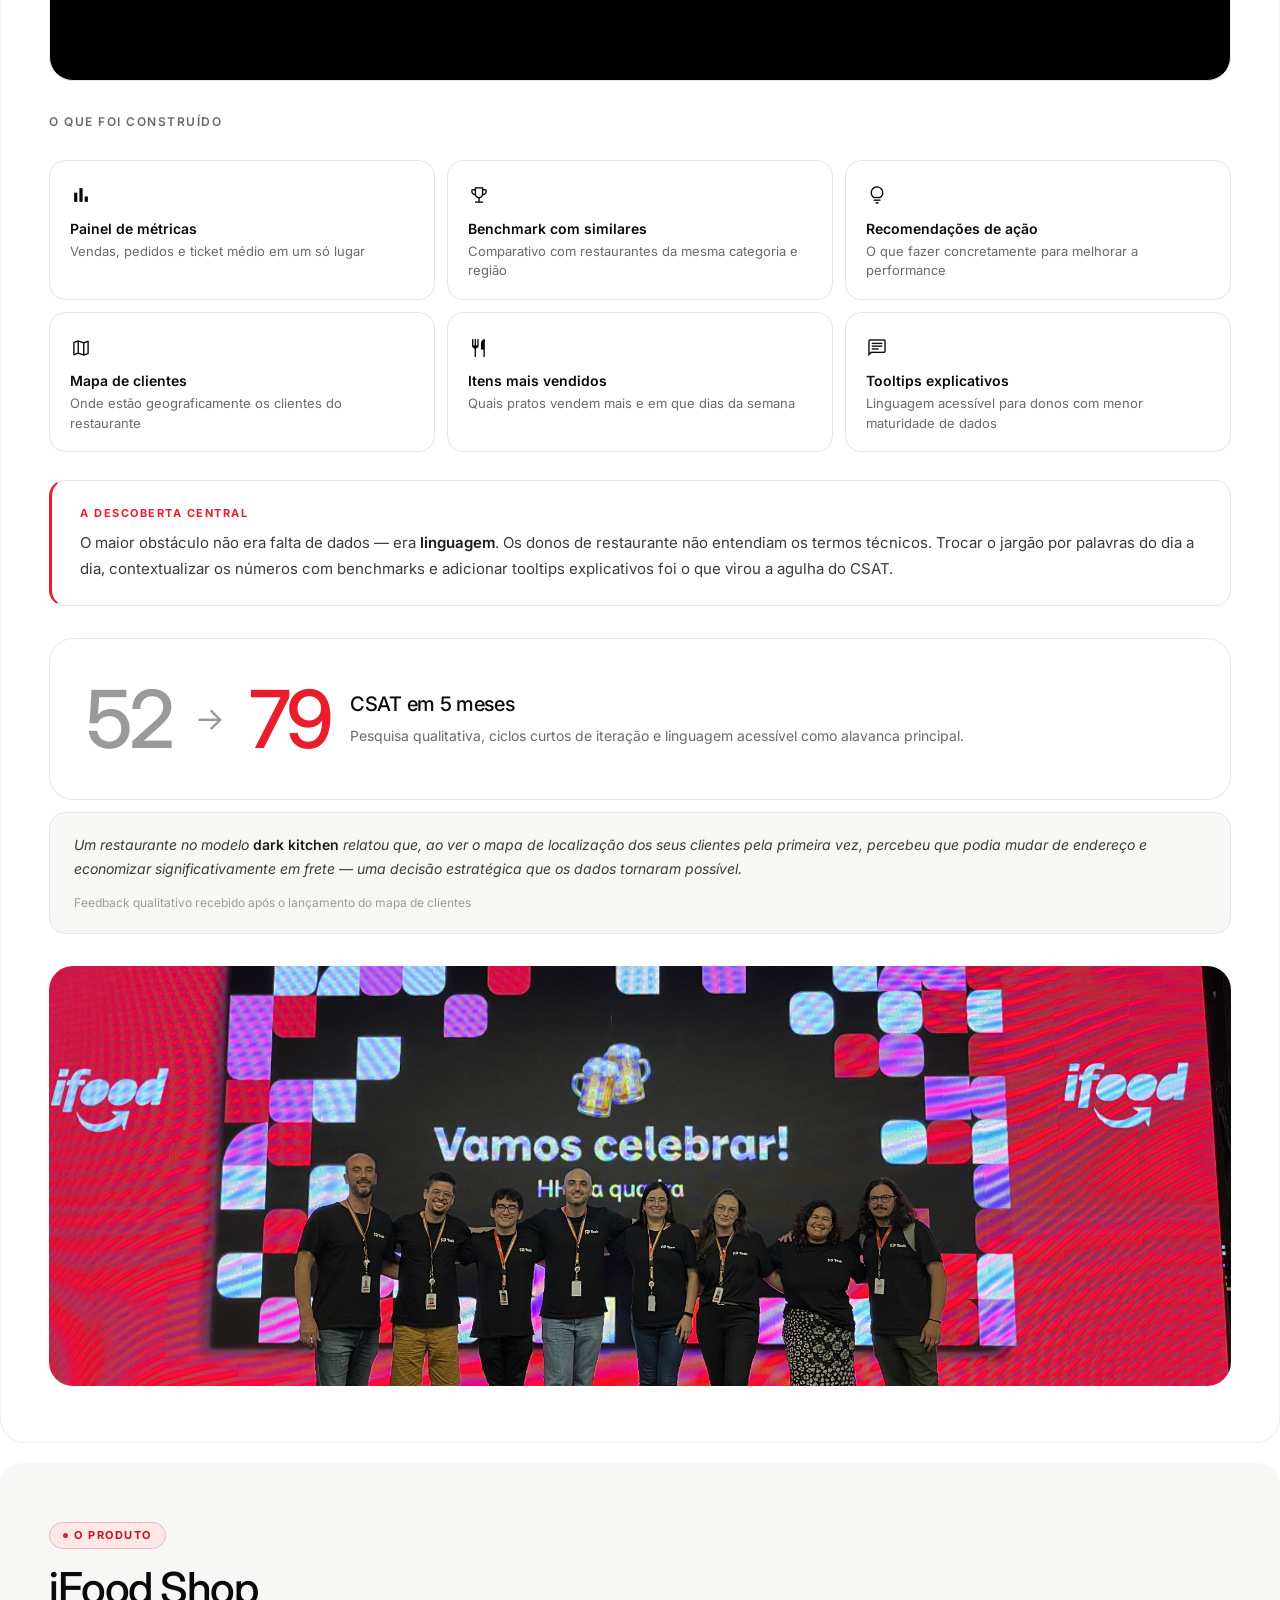
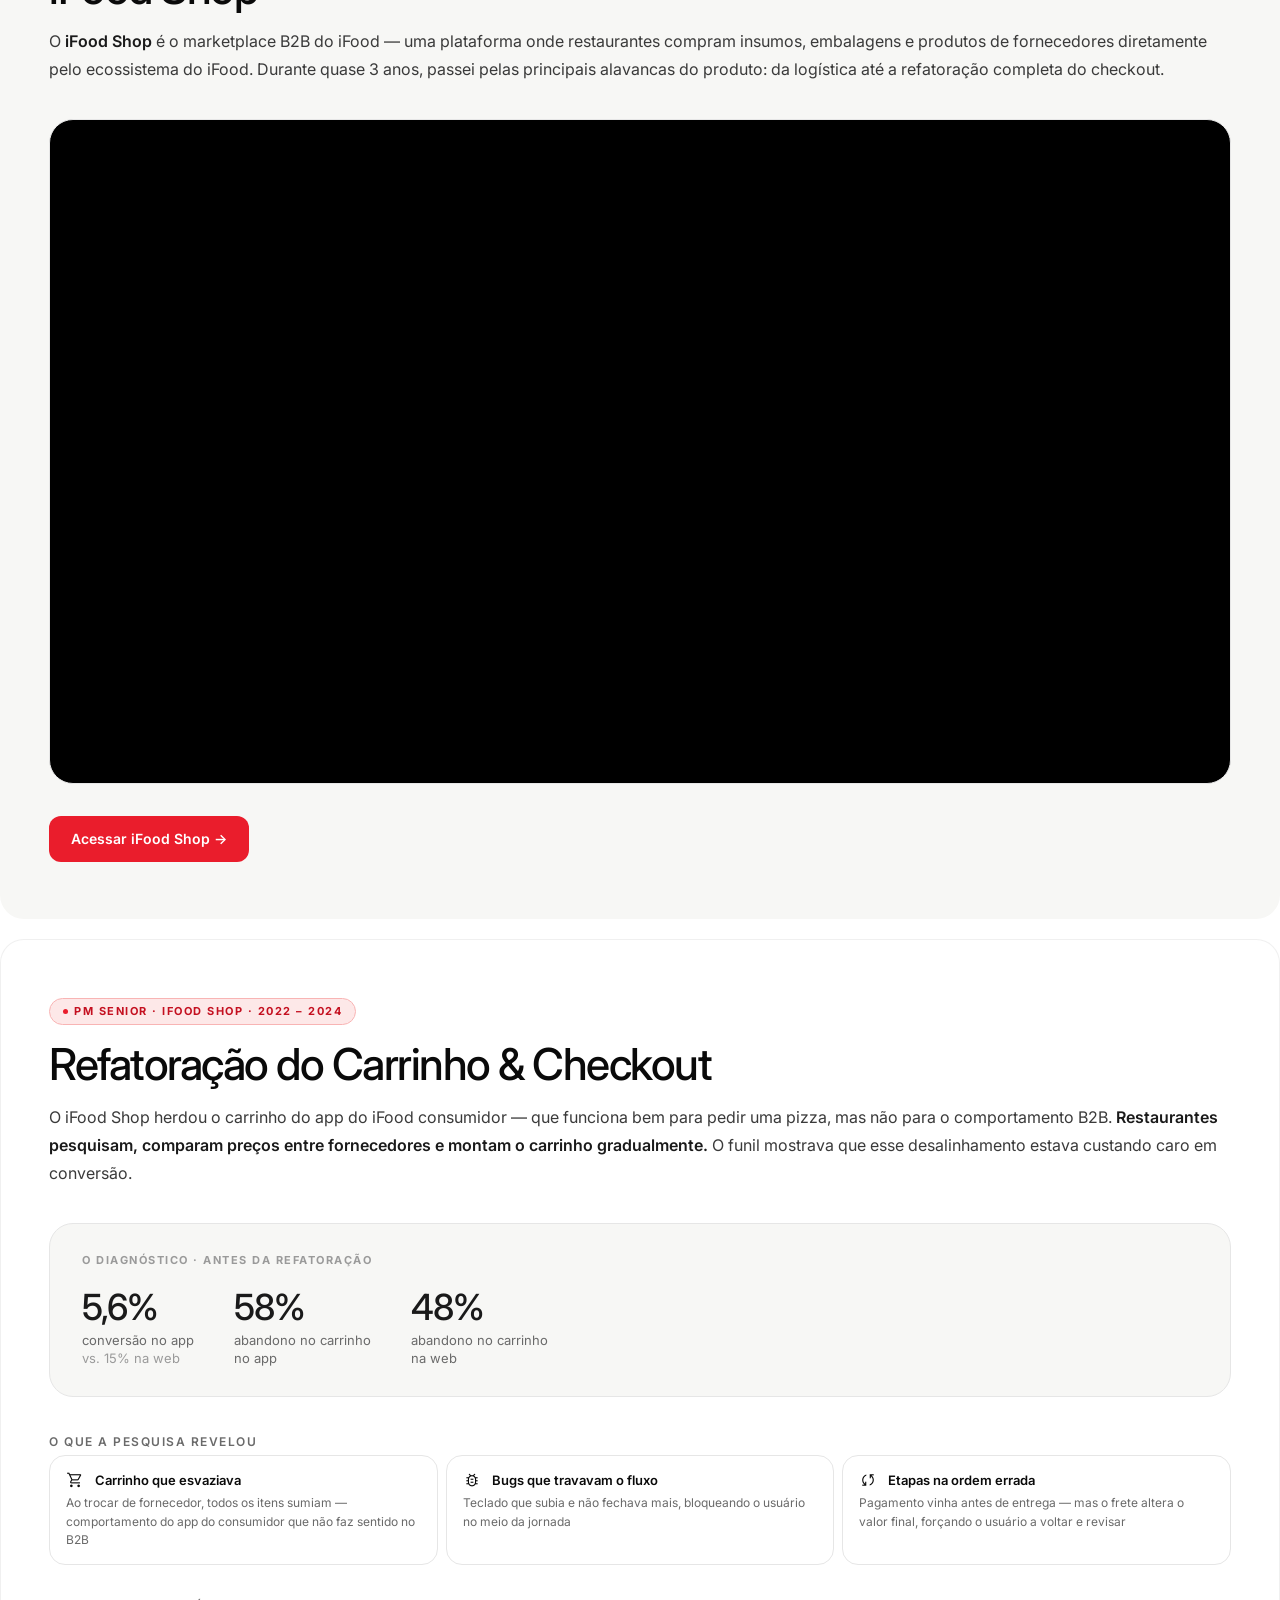
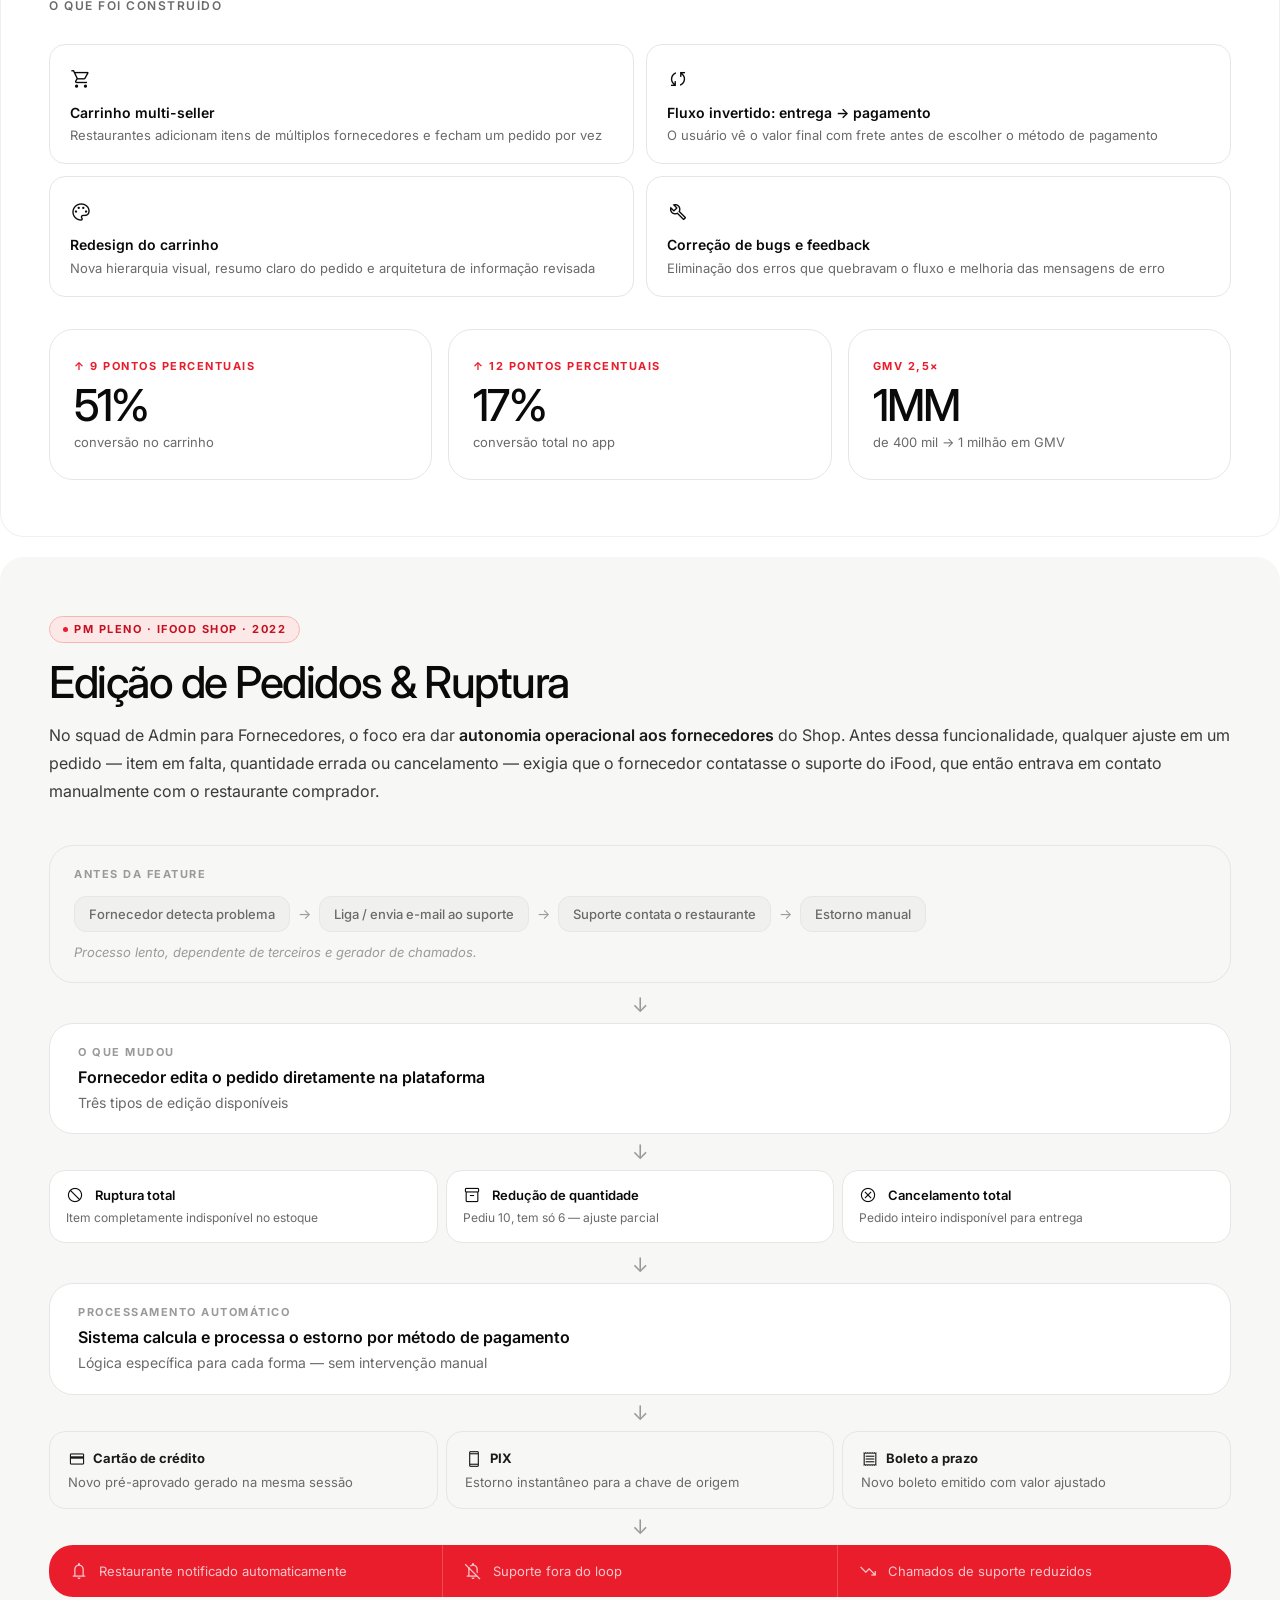
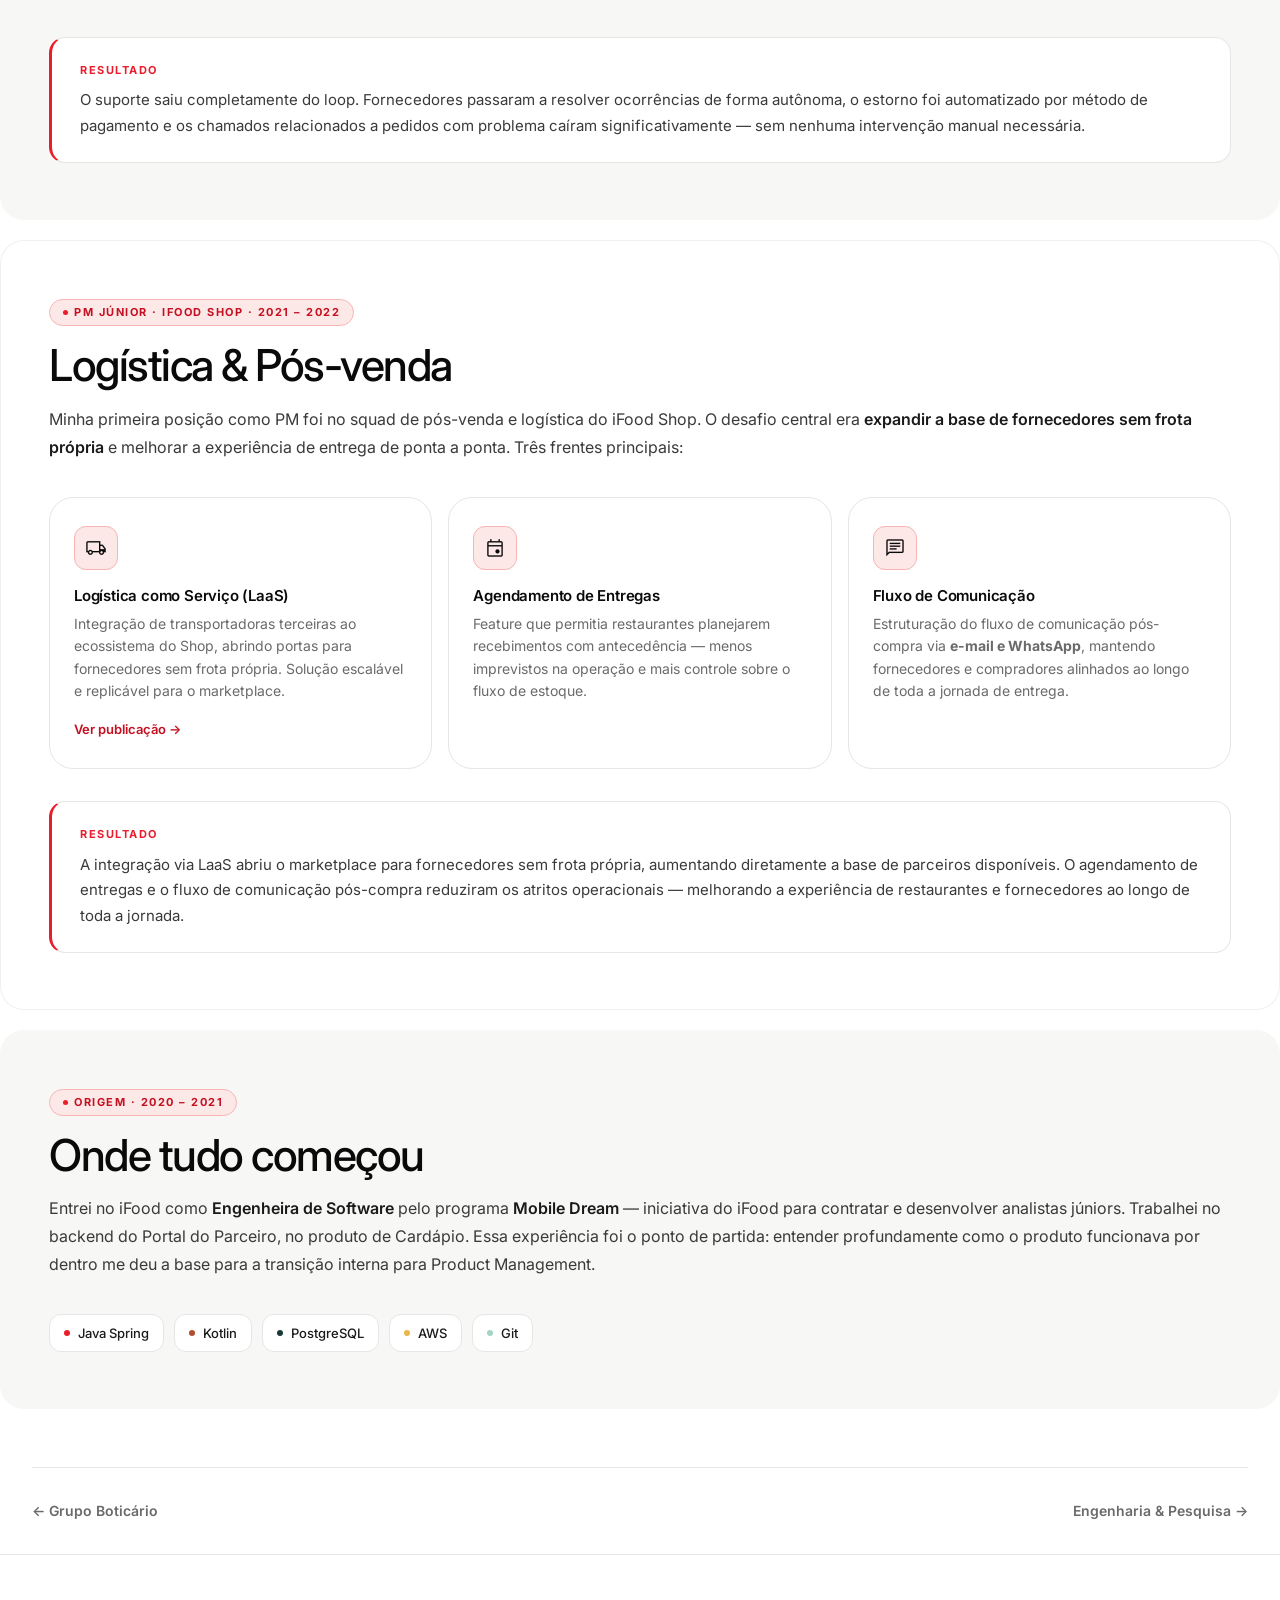
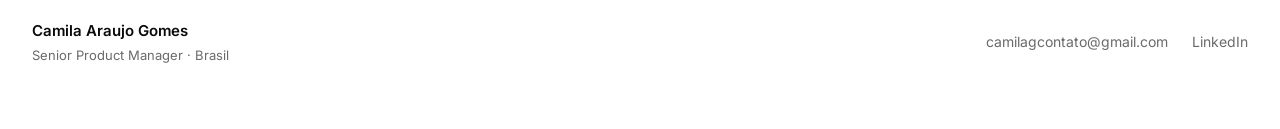
<file: pages/ifood.html>
<!DOCTYPE html>
<html lang="pt-BR">
<head>
  <meta charset="UTF-8">
  <meta name="viewport" content="width=device-width, initial-scale=1.0">
  <title>iFood &mdash; Camila Araujo Gomes</title>
  <link rel="preconnect" href="https://fonts.googleapis.com">
  <link href="https://fonts.googleapis.com/css2?family=Inter:wght@300;400;500;600;700;800&display=swap" rel="stylesheet">
  <link rel="stylesheet" href="https://fonts.googleapis.com/css2?family=Material+Symbols+Outlined:opsz,wght,FILL,GRAD@20..48,100..700,0..1,-50..200" />
  <link rel="stylesheet" href="../css/style.css">
  <link rel="icon" type="image/svg+xml" href="../images/logo.svg">
  <meta name="description" content="4 anos no iFood como PM — Portal do Parceiro (CSAT 52→79), refatoração do checkout do iFood Shop (GMV 400k→1MM) e Logística como Serviço. Case completo de produto B2B.">
  <link rel="canonical" href="https://camilagomes.me/pages/ifood.html">
  <meta property="og:type" content="article">
  <meta property="og:site_name" content="Camila Araujo Gomes">
  <meta property="og:title" content="iFood · Camila Araujo Gomes">
  <meta property="og:description" content="4 anos no iFood como PM — Portal do Parceiro (CSAT 52→79), refatoração do checkout do iFood Shop (GMV 400k→1MM) e Logística como Serviço. Case completo de produto B2B.">
  <meta property="og:url" content="https://camilagomes.me/pages/ifood.html">
  <meta property="og:image" content="https://camilagomes.me/images/foto-camila.jpeg">
  <meta property="og:locale" content="pt_BR">
  <meta name="twitter:card" content="summary_large_image">
  <meta name="twitter:title" content="iFood · Camila Araujo Gomes">
  <meta name="twitter:description" content="4 anos no iFood como PM — Portal do Parceiro (CSAT 52→79), refatoração do checkout do iFood Shop (GMV 400k→1MM) e Logística como Serviço. Case completo de produto B2B.">
  <meta name="twitter:image" content="https://camilagomes.me/images/foto-camila.jpeg">
</head>
<body>

  <div id="nav-placeholder"></div>

  <!-- ─── HERO dark ─── -->
  <div class="page-hero page-hero-dark">
    <div class="page-hero-inner">
      <a href="../index.html#experiencia" class="back-link" data-i18n="common.back">&larr; Voltar para experiências</a>
      <p class="page-company" style="color:#ea1d2c;">iFood</p>
      <h1 class="page-title" data-i18n="ifood.page.title">Product Manager Senior</h1>
      <p class="page-period" data-i18n="ifood.page.period">Janeiro de 2020 &ndash; Maio de 2024 &middot; 4 anos 5 meses</p>

      <nav class="page-anchor-nav">
        <a href="#portal" data-i18n="ifood.nav.portal">Portal do Parceiro</a>
        <a href="#shop">iFood Shop</a>
        <a href="#checkout">Checkout</a>
        <a href="#edicao" data-i18n="ifood.nav.editing">Edi&ccedil;&atilde;o de Pedidos</a>
        <a href="#logistica" data-i18n="ifood.nav.logistics">Log&iacute;stica</a>
        <a href="#origem" data-i18n="ifood.nav.origin">Origem</a>
      </nav>

    </div>
  </div>

  <!-- ─── PM SENIOR: Portal do Parceiro ─── -->
  <section class="ifood-section" id="portal">
    <div class="container">
      <div class="ifood-section-inner">
        <p class="phase-chip" data-i18n="ifood.s1.chip">PM Senior &middot; Portal do Parceiro &middot; 2022</p>
        <h2 class="ifood-section-title" data-i18n-html="ifood.s1.title">Portal do Parceiro:<br>Experi&ecirc;ncia de Performance</h2>
        <p class="ifood-section-body" data-i18n-html="ifood.s1.body1">
          O Portal do Parceiro &eacute; a plataforma B2B onde mais de <strong>350 mil restaurantes</strong>
          gerenciam seu neg&oacute;cio dentro do iFood. A tens&atilde;o de fundo era clara: muitos donos
          sentiam que <strong>eram obrigados a estar no iFood</strong>, sem perceber o valor que a
          plataforma podia gerar para eles. Al&eacute;m disso, n&atilde;o tinham benchmark &mdash; n&atilde;o
          sabiam se estavam indo bem ou mal, nem o que fazer para mudar.
        </p>
        <p class="ifood-section-body" data-i18n-html="ifood.s1.body2">
          A proposta do squad era transformar dados de performance em
          <strong>informa&ccedil;&atilde;o clara, acion&aacute;vel e gratuita</strong> &mdash; refor&ccedil;ando
          a percep&ccedil;&atilde;o de parceria, n&atilde;o de depend&ecirc;ncia.
        </p>

        <p class="edu-subsection-label" style="margin-bottom:8px; margin-top:4px;" data-i18n="ifood.s1.disc.label">Como chegamos &agrave; solu&ccedil;&atilde;o</p>
        <div class="journey-types">
          <div class="journey-type">
            <p class="journey-type-label"><span class="material-symbols-outlined">calendar_month</span> <span data-i18n="ifood.jt1.label">Imers&atilde;o di&aacute;ria com stakeholders</span></p>
            <p class="journey-type-sub" data-i18n="ifood.jt1.sub">Contato quase di&aacute;rio com as &aacute;reas de neg&oacute;cio para entender expectativas e o que o produto precisava ser para eles</p>
          </div>
          <div class="journey-type">
            <p class="journey-type-label"><span class="material-symbols-outlined">mic</span> <span data-i18n="ifood.jt2.label">Pesquisa quali e quanti com restaurantes</span></p>
            <p class="journey-type-sub" data-i18n="ifood.jt2.sub">Entrevistas individuais e din&acirc;micas em grupo no f&oacute;rum de parceiros para entender o que travava a compreens&atilde;o dos dados</p>
          </div>
          <div class="journey-type">
            <p class="journey-type-label"><span class="material-symbols-outlined">bar_chart</span> <span data-i18n="ifood.jt3.label">Viabilidade com o time de dados</span></p>
            <p class="journey-type-sub" data-i18n="ifood.jt3.sub">Alinhamento cont&iacute;nuo com analytics para mapear quais dados existiam, o que era confi&aacute;vel e o que era poss&iacute;vel disponibilizar</p>
          </div>
        </div>

        <div class="yt-wrap">
          <iframe
            src="https://www.youtube.com/embed/9Rs0y52tKOA"
            title="Portal do Parceiro &mdash; Performance"
            allow="accelerometer; autoplay; clipboard-write; encrypted-media; gyroscope; picture-in-picture"
            allowfullscreen>
          </iframe>
        </div>

        <p class="edu-subsection-label" style="margin-bottom:4px;" data-i18n="ifood.s1.built.label">O que foi constru&iacute;do</p>
        <div class="feature-grid">
          <div class="feature-card">
            <div class="feature-card-icon"><span class="material-symbols-outlined">bar_chart</span></div>
            <p class="feature-card-title" data-i18n="ifood.f1.title">Painel de m&eacute;tricas</p>
            <p class="feature-card-desc" data-i18n="ifood.f1.desc">Vendas, pedidos e ticket m&eacute;dio em um s&oacute; lugar</p>
          </div>
          <div class="feature-card">
            <div class="feature-card-icon"><span class="material-symbols-outlined">emoji_events</span></div>
            <p class="feature-card-title" data-i18n="ifood.f2.title">Benchmark com similares</p>
            <p class="feature-card-desc" data-i18n="ifood.f2.desc">Comparativo com restaurantes da mesma categoria e regi&atilde;o</p>
          </div>
          <div class="feature-card">
            <div class="feature-card-icon"><span class="material-symbols-outlined">lightbulb</span></div>
            <p class="feature-card-title" data-i18n="ifood.f3.title">Recomenda&ccedil;&otilde;es de a&ccedil;&atilde;o</p>
            <p class="feature-card-desc" data-i18n="ifood.f3.desc">O que fazer concretamente para melhorar a performance</p>
          </div>
          <div class="feature-card">
            <div class="feature-card-icon"><span class="material-symbols-outlined">map</span></div>
            <p class="feature-card-title" data-i18n="ifood.f4.title">Mapa de clientes</p>
            <p class="feature-card-desc" data-i18n="ifood.f4.desc">Onde est&atilde;o geograficamente os clientes do restaurante</p>
          </div>
          <div class="feature-card">
            <div class="feature-card-icon"><span class="material-symbols-outlined">restaurant</span></div>
            <p class="feature-card-title" data-i18n="ifood.f5.title">Itens mais vendidos</p>
            <p class="feature-card-desc" data-i18n="ifood.f5.desc">Quais pratos vendem mais e em que dias da semana</p>
          </div>
          <div class="feature-card">
            <div class="feature-card-icon"><span class="material-symbols-outlined">chat</span></div>
            <p class="feature-card-title" data-i18n="ifood.f6.title">Tooltips explicativos</p>
            <p class="feature-card-desc" data-i18n="ifood.f6.desc">Linguagem acess&iacute;vel para donos com menor maturidade de dados</p>
          </div>
        </div>

        <div class="insight-block">
          <p class="insight-block-label" data-i18n="ifood.s1.insight.label">A descoberta central</p>
          <p class="insight-block-text" data-i18n-html="ifood.s1.insight.text">
            O maior obst&aacute;culo n&atilde;o era falta de dados &mdash; era <strong>linguagem</strong>.
            Os donos de restaurante n&atilde;o entendiam os termos t&eacute;cnicos. Trocar o jarg&atilde;o
            por palavras do dia a dia, contextualizar os n&uacute;meros com benchmarks e adicionar
            tooltips explicativos foi o que virou a agulha do CSAT.
          </p>
        </div>

        <div class="csat-display">
          <div class="csat-score csat-before">52</div>
          <div class="csat-arrow">&rarr;</div>
          <div class="csat-score csat-after">79</div>
          <div class="csat-meta">
            <p class="csat-meta-title" data-i18n="ifood.csat.title">CSAT em 5 meses</p>
            <p class="csat-meta-desc" data-i18n="ifood.csat.desc">
              Pesquisa qualitativa, ciclos curtos de itera&ccedil;&atilde;o
              e linguagem acess&iacute;vel como alavanca principal.
            </p>
          </div>
        </div>

        <div class="impact-quote">
          <p data-i18n-html="ifood.quote.body" style="margin:0 0 12px;">Um restaurante no modelo <strong>dark kitchen</strong> relatou que, ao ver o mapa de localiza&ccedil;&atilde;o dos seus clientes pela primeira vez, percebeu que podia mudar de endere&ccedil;o e economizar significativamente em frete &mdash; uma decis&atilde;o estrat&eacute;gica que os dados tornaram poss&iacute;vel.</p>
          <p class="impact-quote-source" data-i18n="ifood.quote.source">Feedback qualitativo recebido ap&oacute;s o lan&ccedil;amento do mapa de clientes</p>
        </div>

        <img
          src="../images/foto-grupoifood.jpg"
          alt="Squad de Performance &mdash; iFood"
          style="width:100%; border-radius: var(--r-xl); margin-top: 32px; display:block; object-fit:cover; max-height: 420px;"
        >

      </div>
    </div>
  </section>

  <!-- ─── O PRODUTO: iFood Shop ─── -->
  <section class="ifood-section ifood-section-alt" id="shop">
    <div class="container">
      <div class="ifood-section-inner">
        <p class="phase-chip" data-i18n="ifood.s2.chip">O produto</p>
        <h2 class="ifood-section-title">iFood Shop</h2>
        <p class="ifood-section-body" data-i18n-html="ifood.s2.body">
          O <strong>iFood Shop</strong> &eacute; o marketplace B2B do iFood &mdash; uma plataforma onde
          restaurantes compram insumos, embalagens e produtos de fornecedores diretamente pelo
          ecossistema do iFood. Durante quase 3 anos, passei pelas principais alavancas do produto:
          da log&iacute;stica at&eacute; a refatora&ccedil;&atilde;o completa do checkout.
        </p>

        <div class="yt-wrap">
          <iframe
            src="https://www.youtube.com/embed/x2wmoO5xkQI"
            title="iFood Shop &mdash; apresenta&ccedil;&atilde;o do produto"
            allow="accelerometer; autoplay; clipboard-write; encrypted-media; gyroscope; picture-in-picture"
            allowfullscreen>
          </iframe>
        </div>

        <a href="https://shop.ifood.com.br/restaurante" target="_blank" rel="noopener" class="ifood-link-btn" data-i18n="ifood.s2.link">
          Acessar iFood Shop &rarr;
        </a>
      </div>
    </div>
  </section>

  <!-- ─── PM SENIOR: Checkout iFood Shop ─── -->
  <section class="ifood-section" id="checkout">
    <div class="container">
      <div class="ifood-section-inner">
        <p class="phase-chip" data-i18n="ifood.s3.chip">PM Senior &middot; iFood Shop &middot; 2022 &ndash; 2024</p>
        <h2 class="ifood-section-title" data-i18n="ifood.s3.title">Refatora&ccedil;&atilde;o do Carrinho &amp; Checkout</h2>
        <p class="ifood-section-body" data-i18n-html="ifood.s3.body">
          O iFood Shop herdou o carrinho do app do iFood consumidor &mdash; que funciona bem para
          pedir uma pizza, mas n&atilde;o para o comportamento B2B.
          <strong>Restaurantes pesquisam, comparam pre&ccedil;os entre fornecedores e montam
          o carrinho gradualmente.</strong> O funil mostrava que esse desalinhamento estava
          custando caro em convers&atilde;o.
        </p>

        <div class="problem-block">
          <p class="problem-block-label" data-i18n="ifood.s3.diag.label">O diagn&oacute;stico &middot; antes da refatora&ccedil;&atilde;o</p>
          <div class="problem-metrics">
            <div class="problem-metric">
              <span class="problem-metric-value">5,6%</span>
              <span class="problem-metric-label" data-i18n-html="ifood.s3.m1.label">convers&atilde;o no app<br><em style="font-style:normal;color:var(--muted-soft);">vs. 15% na web</em></span>
            </div>
            <div class="problem-metric">
              <span class="problem-metric-value">58%</span>
              <span class="problem-metric-label" data-i18n-html="ifood.s3.m2.label">abandono no carrinho<br>no app</span>
            </div>
            <div class="problem-metric">
              <span class="problem-metric-value">48%</span>
              <span class="problem-metric-label" data-i18n-html="ifood.s3.m3.label">abandono no carrinho<br>na web</span>
            </div>
          </div>
        </div>

        <p class="edu-subsection-label" style="margin-bottom:4px; margin-top:32px;" data-i18n="ifood.s3.res.label">O que a pesquisa revelou</p>
        <div class="journey-types">
          <div class="journey-type">
            <p class="journey-type-label"><span class="material-symbols-outlined">shopping_cart</span> <span data-i18n="ifood.jt4.label">Carrinho que esvaziava</span></p>
            <p class="journey-type-sub" data-i18n="ifood.jt4.sub">Ao trocar de fornecedor, todos os itens sumiam &mdash; comportamento do app do consumidor que n&atilde;o faz sentido no B2B</p>
          </div>
          <div class="journey-type">
            <p class="journey-type-label"><span class="material-symbols-outlined">bug_report</span> <span data-i18n="ifood.jt5.label">Bugs que travavam o fluxo</span></p>
            <p class="journey-type-sub" data-i18n="ifood.jt5.sub">Teclado que subia e n&atilde;o fechava mais, bloqueando o usu&aacute;rio no meio da jornada</p>
          </div>
          <div class="journey-type">
            <p class="journey-type-label"><span class="material-symbols-outlined">sync</span> <span data-i18n="ifood.jt6.label">Etapas na ordem errada</span></p>
            <p class="journey-type-sub" data-i18n="ifood.jt6.sub">Pagamento vinha antes de entrega &mdash; mas o frete altera o valor final, for&ccedil;ando o usu&aacute;rio a voltar e revisar</p>
          </div>
        </div>

        <p class="edu-subsection-label" style="margin-bottom:4px; margin-top:32px;" data-i18n="ifood.s3.built.label">O que foi constru&iacute;do</p>
        <div class="feature-grid" style="grid-template-columns: repeat(2, 1fr);">
          <div class="feature-card">
            <div class="feature-card-icon"><span class="material-symbols-outlined">shopping_cart</span></div>
            <p class="feature-card-title" data-i18n="ifood.g1.title">Carrinho multi-seller</p>
            <p class="feature-card-desc" data-i18n="ifood.g1.desc">Restaurantes adicionam itens de m&uacute;ltiplos fornecedores e fecham um pedido por vez</p>
          </div>
          <div class="feature-card">
            <div class="feature-card-icon"><span class="material-symbols-outlined">sync</span></div>
            <p class="feature-card-title" data-i18n="ifood.g2.title">Fluxo invertido: entrega &rarr; pagamento</p>
            <p class="feature-card-desc" data-i18n="ifood.g2.desc">O usu&aacute;rio v&ecirc; o valor final com frete antes de escolher o m&eacute;todo de pagamento</p>
          </div>
          <div class="feature-card">
            <div class="feature-card-icon"><span class="material-symbols-outlined">palette</span></div>
            <p class="feature-card-title" data-i18n="ifood.g3.title">Redesign do carrinho</p>
            <p class="feature-card-desc" data-i18n="ifood.g3.desc">Nova hierarquia visual, resumo claro do pedido e arquitetura de informa&ccedil;&atilde;o revisada</p>
          </div>
          <div class="feature-card">
            <div class="feature-card-icon"><span class="material-symbols-outlined">build</span></div>
            <p class="feature-card-title" data-i18n="ifood.g4.title">Corre&ccedil;&atilde;o de bugs e feedback</p>
            <p class="feature-card-desc" data-i18n="ifood.g4.desc">Elimina&ccedil;&atilde;o dos erros que quebravam o fluxo e melhoria das mensagens de erro</p>
          </div>
        </div>

        <div class="result-stats">
          <div class="result-stat">
            <p class="result-stat-delta" data-i18n="ifood.r1.delta">&uarr; 9 pontos percentuais</p>
            <p class="result-stat-value">51%</p>
            <p class="result-stat-label" data-i18n="ifood.r1.label">convers&atilde;o no carrinho</p>
          </div>
          <div class="result-stat">
            <p class="result-stat-delta" data-i18n="ifood.r2.delta">&uarr; 12 pontos percentuais</p>
            <p class="result-stat-value">17%</p>
            <p class="result-stat-label" data-i18n="ifood.r2.label">convers&atilde;o total no app</p>
          </div>
          <div class="result-stat">
            <p class="result-stat-delta" data-i18n="ifood.r3.delta">GMV 2,5&times;</p>
            <p class="result-stat-value">1MM</p>
            <p class="result-stat-label" data-i18n="ifood.r3.label">de 400 mil &rarr; 1 milh&atilde;o em GMV</p>
          </div>
        </div>

      </div>
    </div>
  </section>

  <!-- ─── PM PLENO: Edição de Pedidos ─── -->
  <section class="ifood-section ifood-section-alt" id="edicao">
    <div class="container">
      <div class="ifood-section-inner">
        <p class="phase-chip" data-i18n="ifood.s4.chip">PM Pleno &middot; iFood Shop &middot; 2022</p>
        <h2 class="ifood-section-title" data-i18n="ifood.s4.title">Edi&ccedil;&atilde;o de Pedidos &amp; Ruptura</h2>
        <p class="ifood-section-body" data-i18n-html="ifood.s4.body">
          No squad de Admin para Fornecedores, o foco era dar <strong>autonomia operacional
          aos fornecedores</strong> do Shop. Antes dessa funcionalidade, qualquer ajuste em
          um pedido &mdash; item em falta, quantidade errada ou cancelamento &mdash; exigia
          que o fornecedor contatasse o suporte do iFood, que ent&atilde;o entrava em contato
          manualmente com o restaurante comprador.
        </p>

        <div class="journey-wrap">

          <div class="journey-before">
            <p class="journey-before-label" data-i18n="ifood.before.label">Antes da feature</p>
            <div class="journey-before-flow">
              <div class="journey-before-step" data-i18n="ifood.before.step1">Fornecedor detecta problema</div>
              <span class="journey-before-arrow">&rarr;</span>
              <div class="journey-before-step" data-i18n="ifood.before.step2">Liga / envia e-mail ao suporte</div>
              <span class="journey-before-arrow">&rarr;</span>
              <div class="journey-before-step" data-i18n="ifood.before.step3">Suporte contata o restaurante</div>
              <span class="journey-before-arrow">&rarr;</span>
              <div class="journey-before-step" data-i18n="ifood.before.step4">Estorno manual</div>
            </div>
            <p class="journey-before-note" data-i18n="ifood.before.note">Processo lento, dependente de terceiros e gerador de chamados.</p>
          </div>

          <div class="journey-arrow">&darr;</div>

          <div class="journey-node">
            <p class="journey-node-tag" data-i18n="ifood.node1.tag">O que mudou</p>
            <p class="journey-node-title" data-i18n="ifood.node1.title">Fornecedor edita o pedido diretamente na plataforma</p>
            <p class="journey-node-sub" data-i18n="ifood.node1.sub">Tr&ecirc;s tipos de edi&ccedil;&atilde;o dispon&iacute;veis</p>
          </div>

          <div class="journey-arrow">&darr;</div>

          <div class="journey-types">
            <div class="journey-type">
              <p class="journey-type-label"><span class="material-symbols-outlined">block</span> <span data-i18n="ifood.jt7.label">Ruptura total</span></p>
              <p class="journey-type-sub" data-i18n="ifood.jt7.sub">Item completamente indispon&iacute;vel no estoque</p>
            </div>
            <div class="journey-type">
              <p class="journey-type-label"><span class="material-symbols-outlined">inventory_2</span> <span data-i18n="ifood.jt8.label">Redu&ccedil;&atilde;o de quantidade</span></p>
              <p class="journey-type-sub" data-i18n="ifood.jt8.sub">Pediu 10, tem s&oacute; 6 &mdash; ajuste parcial</p>
            </div>
            <div class="journey-type">
              <p class="journey-type-label"><span class="material-symbols-outlined">cancel</span> <span data-i18n="ifood.jt9.label">Cancelamento total</span></p>
              <p class="journey-type-sub" data-i18n="ifood.jt9.sub">Pedido inteiro indispon&iacute;vel para entrega</p>
            </div>
          </div>

          <div class="journey-arrow">&darr;</div>

          <div class="journey-node">
            <p class="journey-node-tag" data-i18n="ifood.node2.tag">Processamento autom&aacute;tico</p>
            <p class="journey-node-title" data-i18n="ifood.node2.title">Sistema calcula e processa o estorno por m&eacute;todo de pagamento</p>
            <p class="journey-node-sub" data-i18n="ifood.node2.sub">L&oacute;gica espec&iacute;fica para cada forma &mdash; sem interven&ccedil;&atilde;o manual</p>
          </div>

          <div class="journey-arrow">&darr;</div>

          <div class="journey-split">
            <div class="journey-branch">
              <p class="journey-branch-method"><span class="material-symbols-outlined">credit_card</span> <span data-i18n="ifood.pay1.method">Cart&atilde;o de cr&eacute;dito</span></p>
              <p class="journey-branch-action" data-i18n="ifood.pay1.action">Novo pr&eacute;-aprovado gerado na mesma sess&atilde;o</p>
            </div>
            <div class="journey-branch">
              <p class="journey-branch-method"><span class="material-symbols-outlined">smartphone</span> <span data-i18n="ifood.pay2.method">PIX</span></p>
              <p class="journey-branch-action" data-i18n="ifood.pay2.action">Estorno instant&acirc;neo para a chave de origem</p>
            </div>
            <div class="journey-branch">
              <p class="journey-branch-method"><span class="material-symbols-outlined">receipt</span> <span data-i18n="ifood.pay3.method">Boleto a prazo</span></p>
              <p class="journey-branch-action" data-i18n="ifood.pay3.action">Novo boleto emitido com valor ajustado</p>
            </div>
          </div>

          <div class="journey-arrow">&darr;</div>

          <div class="journey-outcome-bar">
            <div class="journey-outcome-item" data-i18n-html="ifood.out1">
              <span class="material-symbols-outlined">notifications</span> <span>Restaurante notificado automaticamente</span>
            </div>
            <div class="journey-outcome-item" data-i18n-html="ifood.out2">
              <span class="material-symbols-outlined">notifications_off</span> <span>Suporte fora do loop</span>
            </div>
            <div class="journey-outcome-item" data-i18n-html="ifood.out3">
              <span class="material-symbols-outlined">trending_down</span> <span>Chamados de suporte reduzidos</span>
            </div>
          </div>

        </div>

        <div class="insight-block" style="margin-top:32px;">
          <p class="insight-block-label" data-i18n="common.result">Resultado</p>
          <p class="insight-block-text" data-i18n="ifood.s4.insight.text">
            O suporte saiu completamente do loop. Fornecedores passaram a resolver ocorrências de forma autônoma, o estorno foi automatizado por método de pagamento e os chamados relacionados a pedidos com problema caíram significativamente — sem nenhuma intervenção manual necessária.
          </p>
        </div>

      </div>
    </div>
  </section>

  <!-- ─── PM JR: Logística & Pós-venda ─── -->
  <section class="ifood-section" id="logistica">
    <div class="container">
      <div class="ifood-section-inner">
        <p class="phase-chip" data-i18n="ifood.s5.chip">PM J&uacute;nior &middot; iFood Shop &middot; 2021 &ndash; 2022</p>
        <h2 class="ifood-section-title" data-i18n="ifood.s5.title">Log&iacute;stica &amp; P&oacute;s-venda</h2>
        <p class="ifood-section-body" data-i18n-html="ifood.s5.body">
          Minha primeira posi&ccedil;&atilde;o como PM foi no squad de p&oacute;s-venda e log&iacute;stica do
          iFood Shop. O desafio central era <strong>expandir a base de fornecedores sem frota
          pr&oacute;pria</strong> e melhorar a experi&ecirc;ncia de entrega de ponta a ponta.
          Tr&ecirc;s frentes principais:
        </p>

        <div class="initiative-grid">

          <div class="initiative-card">
            <div class="initiative-icon"><span class="material-symbols-outlined">local_shipping</span></div>
            <p class="initiative-title" data-i18n="ifood.i1.title">Log&iacute;stica como Servi&ccedil;o (LaaS)</p>
            <p class="initiative-desc" data-i18n="ifood.i1.desc">
              Integra&ccedil;&atilde;o de transportadoras terceiras ao ecossistema do Shop, abrindo portas
              para fornecedores sem frota pr&oacute;pria. Solu&ccedil;&atilde;o escal&aacute;vel e replic&aacute;vel
              para o marketplace.
            </p>
            <a href="https://blog-parceiros.ifood.com.br/logistica-integrada/" target="_blank" rel="noopener" class="initiative-link" data-i18n="ifood.i1.link">
              Ver publica&ccedil;&atilde;o &rarr;
            </a>
          </div>

          <div class="initiative-card">
            <div class="initiative-icon"><span class="material-symbols-outlined">event</span></div>
            <p class="initiative-title" data-i18n="ifood.i2.title">Agendamento de Entregas</p>
            <p class="initiative-desc" data-i18n="ifood.i2.desc">
              Feature que permitia restaurantes planejarem recebimentos com anteced&ecirc;ncia
              &mdash; menos imprevistos na opera&ccedil;&atilde;o e mais controle sobre o fluxo de estoque.
            </p>
          </div>

          <div class="initiative-card">
            <div class="initiative-icon"><span class="material-symbols-outlined">chat</span></div>
            <p class="initiative-title" data-i18n="ifood.i3.title">Fluxo de Comunica&ccedil;&atilde;o</p>
            <p class="initiative-desc" data-i18n-html="ifood.i3.desc">
              Estrutura&ccedil;&atilde;o do fluxo de comunica&ccedil;&atilde;o p&oacute;s-compra via
              <strong>e-mail e WhatsApp</strong>, mantendo fornecedores e compradores alinhados
              ao longo de toda a jornada de entrega.
            </p>
          </div>

        </div>

        <div class="insight-block" style="margin-top:32px;">
          <p class="insight-block-label" data-i18n="common.result">Resultado</p>
          <p class="insight-block-text" data-i18n="ifood.s5.insight.text">
            A integração via LaaS abriu o marketplace para fornecedores sem frota própria, aumentando diretamente a base de parceiros disponíveis. O agendamento de entregas e o fluxo de comunicação pós-compra reduziram os atritos operacionais — melhorando a experiência de restaurantes e fornecedores ao longo de toda a jornada.
          </p>
        </div>

      </div>
    </div>
  </section>

  <!-- ─── ORIGEM: Eng Jr ─── -->
  <section class="ifood-section ifood-section-alt" id="origem">
    <div class="container">
      <div class="ifood-section-inner">
        <p class="phase-chip" data-i18n="ifood.s6.chip">Origem &middot; 2020 &ndash; 2021</p>
        <h2 class="ifood-section-title" data-i18n="ifood.s6.title">Onde tudo come&ccedil;ou</h2>

        <p class="ifood-section-body" data-i18n-html="ifood.s6.body">
          Entrei no iFood como <strong>Engenheira de Software</strong> pelo programa
          <strong>Mobile Dream</strong> &mdash; iniciativa do iFood para contratar e
          desenvolver analistas j&uacute;niors. Trabalhei no backend do Portal do Parceiro,
          no produto de Card&aacute;pio. Essa experi&ecirc;ncia foi o ponto de partida:
          entender profundamente como o produto funcionava por dentro me deu a base para
          a transi&ccedil;&atilde;o interna para Product Management.
        </p>

        <div class="stack-grid">
          <span class="stack-chip"><span class="stack-chip-dot" style="background:#ea1d2c;"></span>Java Spring</span>
          <span class="stack-chip"><span class="stack-chip-dot" style="background:#b05030;"></span>Kotlin</span>
          <span class="stack-chip"><span class="stack-chip-dot" style="background:var(--brand-teal);"></span>PostgreSQL</span>
          <span class="stack-chip"><span class="stack-chip-dot" style="background:var(--brand-ochre);"></span>AWS</span>
          <span class="stack-chip"><span class="stack-chip-dot" style="background:var(--brand-mint);"></span>Git</span>
        </div>
      </div>
    </div>
  </section>

  <!-- ─── navigation ─── -->
  <div style="max-width:1280px; margin:0 auto; padding:0 32px;">
    <div class="exp-nav">
      <a href="boticario.html" class="exp-nav-link" data-i18n="ifood.nav.prev">&larr; Grupo Boticário</a>
      <a href="early-career.html" class="exp-nav-link" data-i18n="ifood.nav.next">Engenharia &amp; Pesquisa &rarr;</a>
    </div>
  </div>

  <footer class="footer">
    <div class="footer-inner">
      <div>
        <p class="footer-name">Camila Araujo Gomes</p>
        <p class="footer-tagline" data-i18n="footer.tagline">Senior Product Manager &middot; Brasil</p>
      </div>
      <div class="footer-links">
        <a href="mailto:camilagcontato@gmail.com">camilagcontato@gmail.com</a>
        <a href="https://www.linkedin.com/in/camila-a-gomes" target="_blank" rel="noopener">LinkedIn</a>
      </div>
    </div>
  </footer>

<script src="../js/lang.js"></script>
<script src="../js/nav.js"></script>
</body>
</html>
</file>
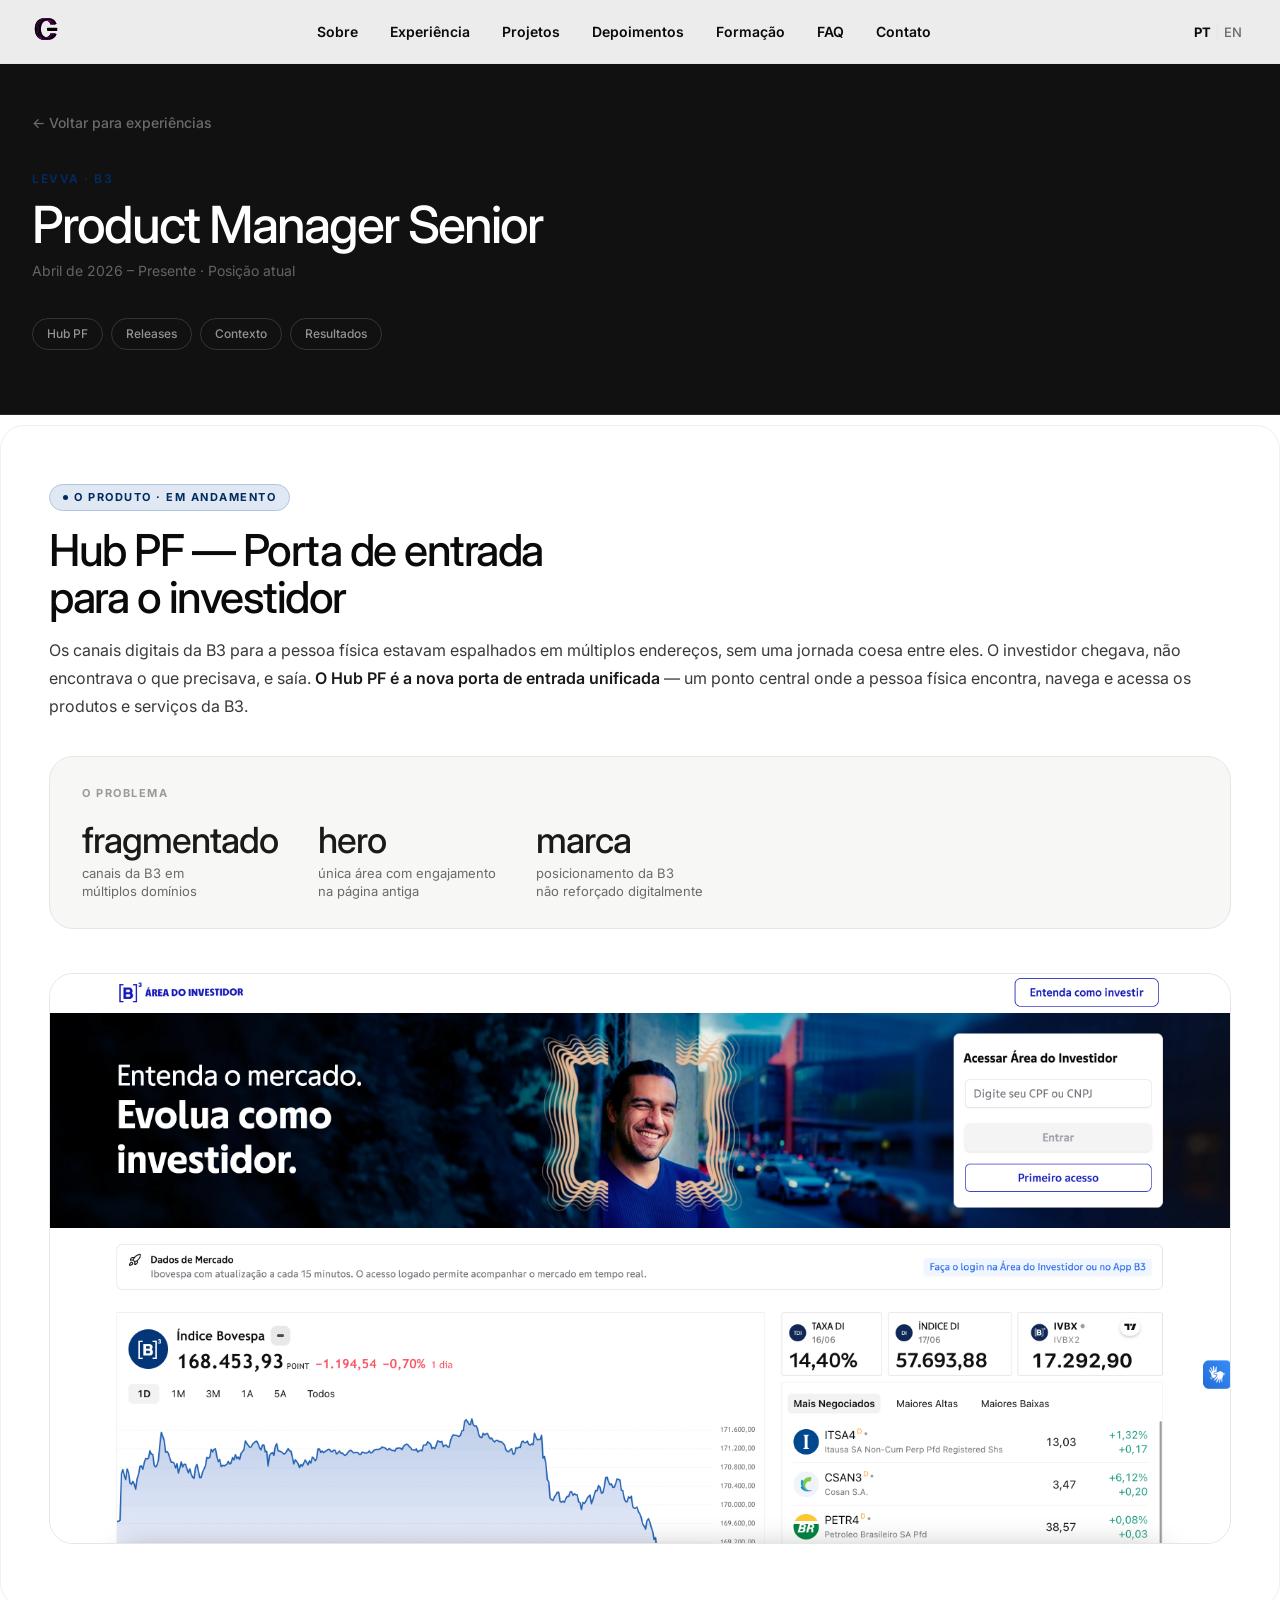
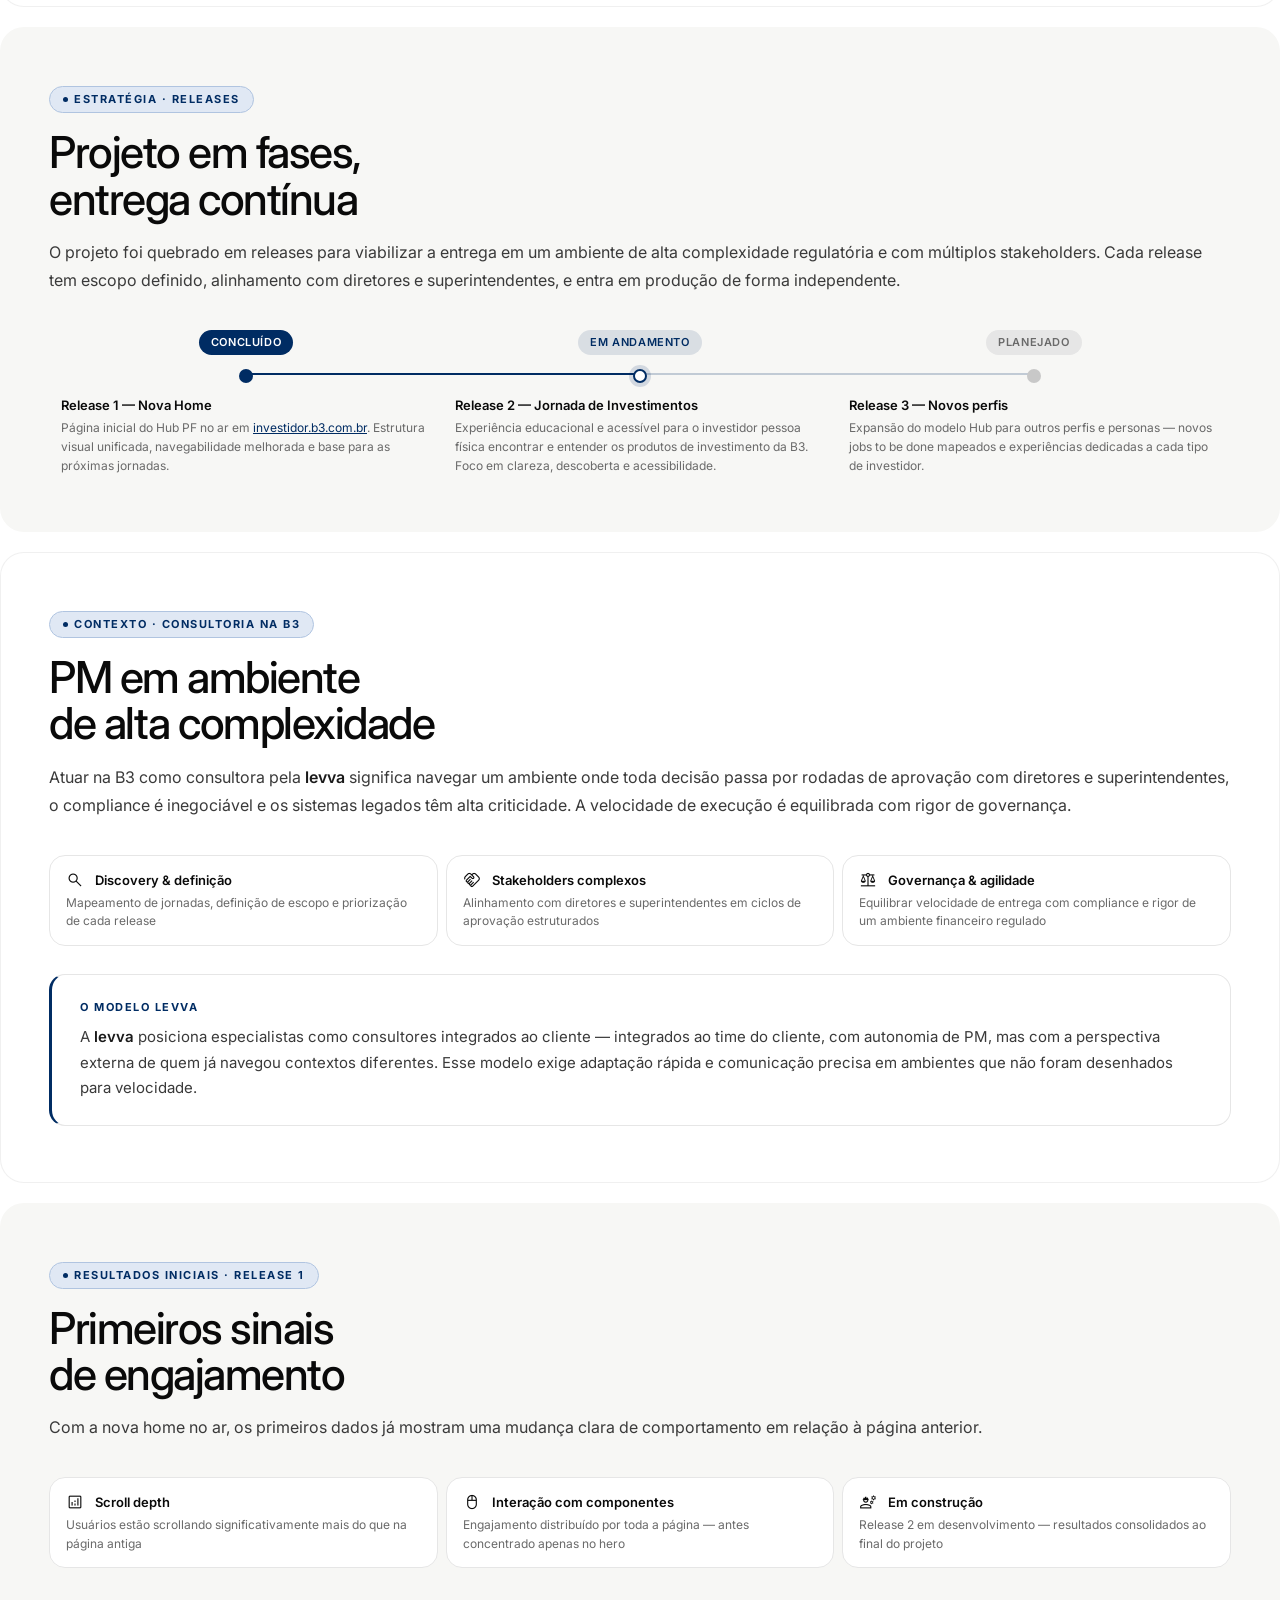
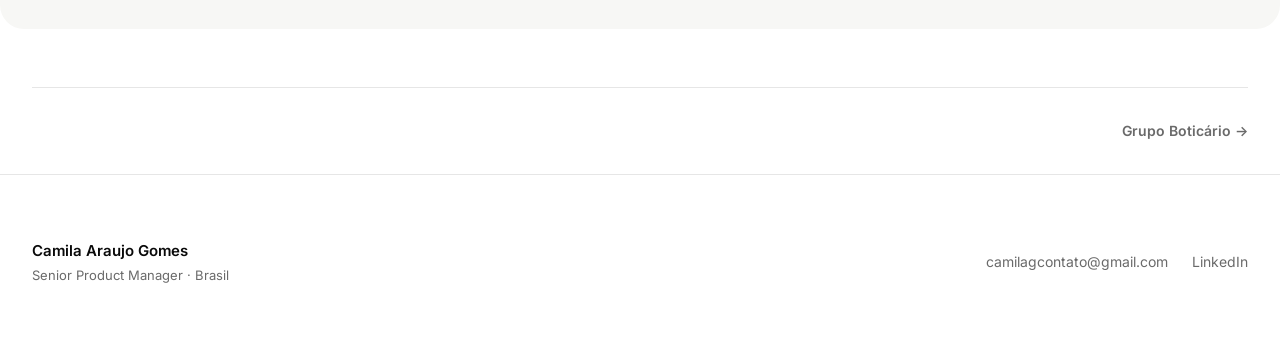
<file: pages/levva.html>
<!DOCTYPE html>
<html lang="pt-BR">
<head>
  <meta charset="UTF-8">
  <meta name="viewport" content="width=device-width, initial-scale=1.0">
  <title>levva @ B3 &mdash; Camila Araujo Gomes</title>
  <link rel="preconnect" href="https://fonts.googleapis.com">
  <link href="https://fonts.googleapis.com/css2?family=Inter:wght@300;400;500;600;700;800&display=swap" rel="stylesheet">
  <link rel="stylesheet" href="https://fonts.googleapis.com/css2?family=Material+Symbols+Outlined:opsz,wght,FILL,GRAD@20..48,100..700,0..1,-50..200" />
  <link rel="stylesheet" href="../css/style.css">
  <link rel="icon" type="image/svg+xml" href="../images/logo.svg">
  <meta name="description" content="PM Senior na levva, na B3 — estratégia de canais digitais no maior mercado financeiro da América Latina, em ambiente altamente regulado.">
  <link rel="canonical" href="https://camilagomes.me/pages/levva.html">
  <meta property="og:type" content="article">
  <meta property="og:site_name" content="Camila Araujo Gomes">
  <meta property="og:title" content="levva @ B3 · Camila Araujo Gomes">
  <meta property="og:description" content="PM Senior na levva, na B3 — estratégia de canais digitais no maior mercado financeiro da América Latina, em ambiente altamente regulado.">
  <meta property="og:url" content="https://camilagomes.me/pages/levva.html">
  <meta property="og:image" content="https://camilagomes.me/images/foto-camila.jpeg">
  <meta property="og:locale" content="pt_BR">
  <meta name="twitter:card" content="summary_large_image">
  <meta name="twitter:title" content="levva @ B3 · Camila Araujo Gomes">
  <meta name="twitter:description" content="PM Senior na levva, na B3 — estratégia de canais digitais no maior mercado financeiro da América Latina, em ambiente altamente regulado.">
  <meta name="twitter:image" content="https://camilagomes.me/images/foto-camila.jpeg">
</head>
<body>

  <div id="nav-placeholder"></div>

  <div class="page-hero page-hero-dark">
    <div class="page-hero-inner">
      <a href="../index.html#experiencia" class="back-link" data-i18n="common.back">&larr; Voltar para experiências</a>
      <p class="page-company" style="color: var(--c-levva);">levva &middot; B3</p>
      <h1 class="page-title" data-i18n="levva.title">Product Manager Senior</h1>
      <p class="page-period" data-i18n="levva.period">Abril de 2026 &ndash; Presente &middot; Posi&ccedil;&atilde;o atual</p>

      <nav class="page-anchor-nav">
        <a href="#produto">Hub PF</a>
        <a href="#releases">Releases</a>
        <a href="#contexto" data-i18n="levva.nav.context">Contexto</a>
        <a href="#resultados" data-i18n="levva.nav.results">Resultados</a>
      </nav>
    </div>
  </div>

  <!-- ─── O produto: Hub PF ─── -->
  <section class="ifood-section" id="produto">
    <div class="container">
      <div class="ifood-section-inner">
        <p class="phase-chip phase-chip--blue" data-i18n="levva.s1.chip">O Produto &middot; Em andamento</p>
        <h2 class="ifood-section-title" data-i18n-html="levva.s1.title">Hub PF &mdash; Porta de entrada<br>para o investidor</h2>
        <p class="ifood-section-body" data-i18n-html="levva.s1.body">
          Os canais digitais da B3 para a pessoa f&iacute;sica estavam espalhados em m&uacute;ltiplos
          endere&ccedil;os, sem uma jornada coesa entre eles. O investidor chegava, n&atilde;o encontrava
          o que precisava, e sa&iacute;a. <strong>O Hub PF &eacute; a nova porta de entrada unificada</strong>
          &mdash; um ponto central onde a pessoa f&iacute;sica encontra, navega e acessa os
          produtos e servi&ccedil;os da B3.
        </p>

        <div class="problem-block">
          <p class="problem-block-label" data-i18n="levva.s1.problem.label">O problema</p>
          <div class="problem-metrics">
            <div class="problem-metric">
              <span class="problem-metric-value" data-i18n="levva.s1.m1.val">fragmentado</span>
              <span class="problem-metric-label" data-i18n-html="levva.s1.m1.label">canais da B3 em<br>m&uacute;ltiplos dom&iacute;nios</span>
            </div>
            <div class="problem-metric">
              <span class="problem-metric-value" data-i18n="levva.s1.m2.val">hero</span>
              <span class="problem-metric-label" data-i18n-html="levva.s1.m2.label">&uacute;nica &aacute;rea com engajamento<br>na p&aacute;gina antiga</span>
            </div>
            <div class="problem-metric">
              <span class="problem-metric-value" data-i18n="levva.s1.m3.val">marca</span>
              <span class="problem-metric-label" data-i18n-html="levva.s1.m3.label">posicionamento da B3<br>n&atilde;o refor&ccedil;ado digitalmente</span>
            </div>
          </div>
        </div>

        <img
          src="../images/hub-pf.png"
          alt="Hub PF &mdash; nova home do investidor B3"
          style="width:100%; border-radius: var(--r-xl); border: 1px solid var(--hairline); margin-top: 8px;"
          onerror="this.style.display='none';"
        >

      </div>
    </div>
  </section>

  <!-- ─── Releases ─── -->
  <section class="ifood-section ifood-section-alt" id="releases">
    <div class="container">
      <div class="ifood-section-inner">
        <p class="phase-chip phase-chip--blue" data-i18n="levva.s2.chip">Estrat&eacute;gia &middot; Releases</p>
        <h2 class="ifood-section-title" data-i18n-html="levva.s2.title">Projeto em fases,<br>entrega cont&iacute;nua</h2>
        <p class="ifood-section-body" data-i18n="levva.s2.body">
          O projeto foi quebrado em releases para viabilizar a entrega em um ambiente de
          alta complexidade regulat&oacute;ria e com m&uacute;ltiplos stakeholders.
          Cada release tem escopo definido, alinhamento com diretores e superintendentes,
          e entra em produ&ccedil;&atilde;o de forma independente.
        </p>

        <div class="release-timeline">
          <div class="release-item release-item--done">
            <span class="release-status-chip" data-i18n="levva.r1.status">Conclu&iacute;do</span>
            <div class="release-node"><div class="release-dot"></div></div>
            <p class="release-title" data-i18n="levva.r1.title">Release 1 &mdash; Nova Home</p>
            <p class="release-desc" data-i18n-html="levva.r1.desc">
              P&aacute;gina inicial do Hub PF no ar em
              <a href="https://www.investidor.b3.com.br" target="_blank" rel="noopener" style="color:#002c63; text-decoration:underline;">investidor.b3.com.br</a>.
              Estrutura visual unificada, navegabilidade melhorada e base para as
              pr&oacute;ximas jornadas.
            </p>
          </div>
          <div class="release-item release-item--active">
            <span class="release-status-chip" data-i18n="levva.r2.status">Em andamento</span>
            <div class="release-node"><div class="release-dot"></div></div>
            <p class="release-title" data-i18n="levva.r2.title">Release 2 &mdash; Jornada de Investimentos</p>
            <p class="release-desc" data-i18n="levva.r2.desc">
              Experi&ecirc;ncia educacional e acess&iacute;vel para o investidor pessoa f&iacute;sica
              encontrar e entender os produtos de investimento da B3.
              Foco em clareza, descoberta e acessibilidade.
            </p>
          </div>
          <div class="release-item release-item--planned">
            <span class="release-status-chip" data-i18n="levva.r3.status">Planejado</span>
            <div class="release-node"><div class="release-dot"></div></div>
            <p class="release-title" data-i18n="levva.r3.title">Release 3 &mdash; Novos perfis</p>
            <p class="release-desc" data-i18n="levva.r3.desc">
              Expans&atilde;o do modelo Hub para outros perfis e personas &mdash;
              novos jobs to be done mapeados e experi&ecirc;ncias dedicadas
              a cada tipo de investidor.
            </p>
          </div>
        </div>

      </div>
    </div>
  </section>

  <!-- ─── Contexto como consultora ─── -->
  <section class="ifood-section" id="contexto">
    <div class="container">
      <div class="ifood-section-inner">
        <p class="phase-chip phase-chip--blue" data-i18n="levva.s3.chip">Contexto &middot; Consultoria na B3</p>
        <h2 class="ifood-section-title" data-i18n-html="levva.s3.title">PM em ambiente<br>de alta complexidade</h2>
        <p class="ifood-section-body" data-i18n-html="levva.s3.body">
          Atuar na B3 como consultora pela <strong>levva</strong> significa navegar
          um ambiente onde toda decis&atilde;o passa por rodadas de aprova&ccedil;&atilde;o com
          diretores e superintendentes, o compliance &eacute; inegoci&aacute;vel e os sistemas
          legados t&ecirc;m alta criticidade. A velocidade de execu&ccedil;&atilde;o &eacute;
          equilibrada com rigor de governan&ccedil;a.
        </p>

        <div class="journey-types">
          <div class="journey-type">
            <p class="journey-type-label"><span class="material-symbols-outlined">search</span> <span data-i18n="levva.jt1.label">Discovery &amp; defini&ccedil;&atilde;o</span></p>
            <p class="journey-type-sub" data-i18n="levva.jt1.sub">Mapeamento de jornadas, defini&ccedil;&atilde;o de escopo e prioriza&ccedil;&atilde;o de cada release</p>
          </div>
          <div class="journey-type">
            <p class="journey-type-label"><span class="material-symbols-outlined">handshake</span> <span data-i18n="levva.jt2.label">Stakeholders complexos</span></p>
            <p class="journey-type-sub" data-i18n="levva.jt2.sub">Alinhamento com diretores e superintendentes em ciclos de aprova&ccedil;&atilde;o estruturados</p>
          </div>
          <div class="journey-type">
            <p class="journey-type-label"><span class="material-symbols-outlined">balance</span> <span data-i18n="levva.jt3.label">Governan&ccedil;a &amp; agilidade</span></p>
            <p class="journey-type-sub" data-i18n="levva.jt3.sub">Equilibrar velocidade de entrega com compliance e rigor de um ambiente financeiro regulado</p>
          </div>
        </div>

        <div class="insight-block" style="border-left-color: #002c63; margin-top: 28px;">
          <p class="insight-block-label" style="color: #002c63;" data-i18n="levva.insight.label">O modelo levva</p>
          <p class="insight-block-text" data-i18n-html="levva.insight.text">
            A <strong>levva</strong> posiciona especialistas como consultores integrados ao cliente &mdash;
            integrados ao time do cliente, com autonomia de PM, mas com a perspectiva
            externa de quem j&aacute; navegou contextos diferentes.
            Esse modelo exige adapt&ccedil;&atilde;o r&aacute;pida e comunica&ccedil;&atilde;o precisa
            em ambientes que n&atilde;o foram desenhados para velocidade.
          </p>
        </div>

      </div>
    </div>
  </section>

  <!-- ─── Resultados iniciais ─── -->
  <section class="ifood-section ifood-section-alt" id="resultados">
    <div class="container">
      <div class="ifood-section-inner">
        <p class="phase-chip phase-chip--blue" data-i18n="levva.s4.chip">Resultados iniciais &middot; Release 1</p>
        <h2 class="ifood-section-title" data-i18n-html="levva.s4.title">Primeiros sinais<br>de engajamento</h2>
        <p class="ifood-section-body" data-i18n="levva.s4.body">
          Com a nova home no ar, os primeiros dados j&aacute; mostram uma mudan&ccedil;a clara
          de comportamento em rela&ccedil;&atilde;o &agrave; p&aacute;gina anterior.
        </p>

        <div class="journey-types">
          <div class="journey-type">
            <p class="journey-type-label"><span class="material-symbols-outlined">analytics</span> <span data-i18n="levva.jt4.label">Scroll depth</span></p>
            <p class="journey-type-sub" data-i18n="levva.jt4.sub">Usu&aacute;rios est&atilde;o scrollando significativamente mais do que na p&aacute;gina antiga</p>
          </div>
          <div class="journey-type">
            <p class="journey-type-label"><span class="material-symbols-outlined">mouse</span> <span data-i18n="levva.jt5.label">Intera&ccedil;&atilde;o com componentes</span></p>
            <p class="journey-type-sub" data-i18n="levva.jt5.sub">Engajamento distribu&iacute;do por toda a p&aacute;gina &mdash; antes concentrado apenas no hero</p>
          </div>
          <div class="journey-type">
            <p class="journey-type-label"><span class="material-symbols-outlined">engineering</span> <span data-i18n="levva.jt6.label">Em constru&ccedil;&atilde;o</span></p>
            <p class="journey-type-sub" data-i18n="levva.jt6.sub">Release 2 em desenvolvimento &mdash; resultados consolidados ao final do projeto</p>
          </div>
        </div>

      </div>
    </div>
  </section>

  <div style="max-width:1280px; margin:0 auto; padding:0 32px;">
    <div class="exp-nav">
      <span></span>
      <a href="boticario.html" class="exp-nav-link" data-i18n="levva.nav.next">Grupo Boticário &rarr;</a>
    </div>
  </div>

  <footer class="footer">
    <div class="footer-inner">
      <div>
        <p class="footer-name">Camila Araujo Gomes</p>
        <p class="footer-tagline" data-i18n="footer.tagline">Senior Product Manager &middot; Brasil</p>
      </div>
      <div class="footer-links">
        <a href="mailto:camilagcontato@gmail.com">camilagcontato@gmail.com</a>
        <a href="https://www.linkedin.com/in/camila-a-gomes" target="_blank" rel="noopener">LinkedIn</a>
      </div>
    </div>
  </footer>

<script src="../js/lang.js"></script>
<script src="../js/nav.js"></script>
</body>
</html>
</file>
<file: css/style.css>
/* =========================================
   RESET & BASE
========================================= */
*, *::before, *::after { box-sizing: border-box; margin: 0; padding: 0; }
html { scroll-behavior: smooth; }
body {
  font-family: 'Inter', -apple-system, BlinkMacSystemFont, 'Segoe UI', sans-serif;
  color: #0a0a0a;
  background: #ffffff;
  line-height: 1.55;
  -webkit-font-smoothing: antialiased;
}
h1, h2, h3, h4 { line-height: 1.1; font-weight: 500; }
a { color: inherit; text-decoration: none; }

/* =========================================
   CLAY DESIGN TOKENS
========================================= */
:root {
  /* Surface */
  --canvas:           #ffffff;
  --surface-soft:     #f7f7f5;
  --surface-card:     #f0f0ee;
  --surface-strong:   #e0e0dc;
  --hairline:         #e6e6e6;
  --hairline-soft:    #f1f1f1;

  /* Color blocks (Figma editorial palette) */
  --block-lime:       #dceeb1;
  --block-lilac:      #c5b0f4;
  --block-cream:      #f4ecd6;
  --block-mint:       #c8e6cd;
  --block-pink:       #efd4d4;
  --block-coral:      #f3c9b6;
  --block-navy:       #1f1d3d;

  /* Text */
  --ink:              #0a0a0a;
  --body-strong:      #1a1a1a;
  --body:             #3a3a3a;
  --muted:            #6a6a6a;
  --muted-soft:       #9a9a9a;

  /* Primary action */
  --primary:          #0a0a0a;
  --primary-active:   #1f1f1f;
  --on-primary:       #ffffff;
  --on-dark:          #ffffff;

  /* Brand palette */
  --brand-pink:       #ff4d8b;
  --brand-teal:       #1a3a3a;
  --brand-lavender:   #b8a4ed;
  --brand-peach:      #ffb084;
  --brand-ochre:      #e8b94a;
  --brand-mint:       #a4d4c5;

  /* Radius */
  --r-xs:   6px;
  --r-sm:   8px;
  --r-md:   12px;
  --r-lg:   16px;
  --r-xl:   24px;
  --r-pill: 9999px;

  /* Layout */
  --max-w:       1280px;
  --section-pad: 48px;

  /* Company accent colors — text-safe on cream */
  --c-levva:     #002c63;
  --c-boticario: #7a9e8c;
  --c-ifood:     #b05020;
  --c-early:     #8a6010;
}

/* =========================================
   LAYOUT
========================================= */
.container { max-width: var(--max-w); margin: 0 auto; padding: 0 24px; }
.section    { padding: 10px 0; }
.section-alt { background: transparent; }

/* ── Section cards ── */
.section > .container {
  background: #fff;
  border-radius: 24px;
  border: 1px solid rgba(0,0,0,.06);
  padding: 48px 32px;
  overflow: hidden;
}

/* Color-block overrides (border not needed — color is the identity) */
#sobre > .container       { background: var(--block-cream);  border-color: transparent; }
#depoimentos > .container { background: var(--block-lilac);  border-color: transparent; }
#faq > .container         { background: var(--block-lime);   border-color: transparent; }

/* =========================================
   NAVIGATION
========================================= */
.nav {
  position: fixed; top: 0; left: 0; right: 0; z-index: 100;
  background: rgba(255,255,255,.92);
  backdrop-filter: blur(12px);
  -webkit-backdrop-filter: blur(12px);
  border-bottom: 1px solid var(--hairline);
  height: 64px; display: flex; align-items: center;
}
.nav-inner {
  max-width: var(--max-w); margin: 0 auto; padding: 0 16px;
  display: flex; align-items: center; justify-content: space-between;
  width: 100%;
}
.nav-logo {
  font-size: 14px; font-weight: 600; color: var(--ink); letter-spacing: 0;
}
.nav-logo span { color: var(--muted); font-weight: 500; }
.nav-links {
  display: none;
  position: fixed; top: 64px; left: 0; right: 0;
  background: rgba(255,255,255,.96); border-top: 1px solid rgba(0,0,0,.06);
  flex-direction: column; list-style: none;
  padding: 12px 16px 20px; gap: 2px;
  box-shadow: 0 8px 24px rgba(0,0,0,.06);
  z-index: 99;
}
.nav-open .nav-links { display: flex; }
.nav-open .nav-dropdown { display: none; }
.nav-links a {
  color: var(--ink); font-size: 15px; font-weight: 600;
  padding: 14px 16px; border-radius: var(--r-pill);
  transition: color .15s, background .15s;
}
.nav-links a:hover { color: var(--ink); background: var(--surface-card); }

/* Dropdown */
.nav-item-has-dropdown { position: relative; }
.nav-item-has-dropdown::after {
  content: ''; position: absolute;
  top: 100%; left: 0; width: 100%; height: 10px;
}
.nav-dropdown {
  display: none; list-style: none;
  position: absolute; top: calc(100% + 6px); left: 0; z-index: 200;
  background: #fff; border: 1px solid rgba(0,0,0,.08);
  border-radius: var(--r-md); padding: 6px;
  min-width: 190px;
  box-shadow: 0 8px 24px rgba(0,0,0,.08);
}
.nav-item-has-dropdown:hover .nav-dropdown { display: block; }
.nav-dropdown a {
  display: block; padding: 8px 12px; border-radius: var(--r-sm);
  font-size: 13px; color: var(--muted); white-space: nowrap;
  background: none;
}
.nav-dropdown a:hover { color: var(--ink); background: var(--surface-card); }

/* Mobile: dropdown fica visível inline quando menu está aberto */
.nav-open .nav-dropdown {
  display: block; position: static;
  box-shadow: none; border: none; border-radius: 0;
  padding: 0 0 4px 12px; background: transparent; min-width: auto;
}

/* =========================================
   HERO
========================================= */
.hero {
  background: #ffffff;
  min-height: 100svh;
  display: flex; align-items: center;
  padding-top: 64px;
}
.hero::before { display: none; }

.hero-inner {
  width: 100%; max-width: var(--max-w); margin: 0 auto;
  padding: 32px 16px 40px;
  display: flex; flex-direction: column;
}
.hero-content { position: relative; }
.hero-name-row {
  display: flex; align-items: flex-start; gap: 16px;
  margin-bottom: 28px;
}
.hero-name-row .hero-name { margin-bottom: 0; flex: 1; }
.hero-photo-mobile {
  width: 72px; height: 72px; flex-shrink: 0;
  object-fit: cover; object-position: top center;
  border-radius: 50%;
  display: block;
}
.hero-photo-desktop { display: none; }
.hero-photo-img {
  object-fit: cover; object-position: top center;
  display: block;
}

.hero-eyebrow {
  display: inline-flex; align-items: center; gap: 0;
  font-size: 12px; font-weight: 600; letter-spacing: 1.5px; text-transform: uppercase;
  color: var(--muted); margin-bottom: 28px;
}
.hero-eyebrow::before { display: none; }

.hero-name {
  font-size: clamp(44px, 6.5vw, 80px);
  font-weight: 400; color: var(--ink);
  letter-spacing: -2px; margin-bottom: 28px;
  line-height: 1;
}

.hero-tagline {
  font-size: 18px;
  color: var(--body); max-width: 560px; margin-bottom: 16px;
  font-weight: 400; line-height: 1.55;
}
.hero-tagline strong { color: var(--body-strong); font-weight: 600; }
.hero-intent {
  font-size: 13px; color: var(--muted); font-style: italic;
  max-width: 480px; margin-bottom: 40px; line-height: 1.5;
}

.hero-stats { display: grid; grid-template-columns: repeat(2, 1fr); gap: 24px; margin-bottom: 48px; }
.stat { display: flex; flex-direction: column; gap: 6px; }
.stat-value {
  font-size: 32px; font-weight: 500; color: var(--ink);
  line-height: 1; letter-spacing: -0.5px;
}
.stat-label {
  font-size: 13px; color: var(--muted); font-weight: 500;
  text-transform: none; letter-spacing: 0;
}

.hero-actions { display: flex; gap: 12px; flex-wrap: wrap; }

.hero-about {
  margin-top: 48px; padding-top: 40px;
  border-top: 1px solid var(--hairline);
}
.hero-about-label {
  font-size: 11px; font-weight: 600; letter-spacing: 1.5px; text-transform: uppercase;
  color: var(--muted); margin-bottom: 20px;
}
.hero-about p {
  font-size: 16px; color: var(--body); line-height: 1.7; margin-bottom: 18px;
}
.hero-about p:last-child { margin-bottom: 0; }
.hero-about strong { color: var(--body-strong); font-weight: 600; }

/* =========================================
   BUTTONS
========================================= */
.btn {
  display: inline-flex; align-items: center; gap: 8px;
  padding: 12px 20px; border-radius: var(--r-md);
  font-size: 14px; font-weight: 600; line-height: 1;
  transition: background .15s, border-color .15s; cursor: pointer;
  height: 44px; border: 1px solid transparent;
}
.btn-primary { background: var(--primary); color: var(--on-primary); }
.btn-primary:hover { background: var(--primary-active); }
.btn-outline { background: #fff; color: var(--ink); border-color: var(--hairline); }
.btn-outline:hover { background: var(--surface-soft); border-color: var(--surface-strong); }

/* =========================================
   SECTION HEADERS
========================================= */
.section-header { margin-bottom: 40px; }
.section-label {
  display: inline-flex; align-items: center;
  font-size: 12px; font-weight: 600; letter-spacing: 1.5px; text-transform: uppercase;
  color: var(--muted); margin-bottom: 16px;
}
.section-label::before { display: none; }
.section-title {
  font-size: clamp(32px, 4vw, 48px);
  font-weight: 400; color: var(--ink);
  letter-spacing: -1.5px; margin-bottom: 12px; line-height: 1.05;
}
.section-subtitle { font-size: 16px; color: var(--muted); max-width: 560px; line-height: 1.55; }

/* =========================================
   ABOUT
========================================= */
.about-layout {
  display: flex; flex-direction: column; gap: 32px; align-items: flex-start;
}
.about-text { flex: 1; min-width: 0; }
.about-video {
  display: none;
}
.about-text > p {
  font-size: 16px; color: var(--body); line-height: 1.7; margin-bottom: 18px;
}
.about-text > p:last-child { margin-bottom: 0; }
.about-text strong { color: var(--body-strong); font-weight: 600; }

/* =========================================
   EXPERTISE GRID
========================================= */
.expertise-grid {
  display: grid;
  grid-template-columns: 1fr;
  gap: 16px;
}
.expertise-card {
  padding: 28px 28px 28px 28px;
  background: var(--canvas);
  border: 1px solid var(--hairline);
  border-radius: var(--r-xl);
  color: var(--ink);
  transition: transform .2s, box-shadow .2s;
}
.expertise-card:hover {
  transform: translateY(-2px);
  box-shadow: 0 8px 24px rgba(0,0,0,.05);
}

.expertise-icon {
  width: 36px; height: 36px;
  border-radius: var(--r-sm);
  display: flex; align-items: center; justify-content: center;
  font-size: 11px; font-weight: 700;
  margin-bottom: 20px; letter-spacing: 0;
  color: #fff;
}
.expertise-card:nth-child(1) .expertise-icon { background: var(--brand-pink); }
.expertise-card:nth-child(2) .expertise-icon { background: var(--brand-teal); }
.expertise-card:nth-child(3) .expertise-icon { background: var(--brand-lavender); color: var(--ink); }
.expertise-card:nth-child(4) .expertise-icon { background: var(--brand-peach);   color: var(--ink); }
.expertise-card:nth-child(5) .expertise-icon { background: var(--brand-ochre);   color: var(--ink); }
.expertise-card:nth-child(6) .expertise-icon { background: var(--surface-strong); color: var(--muted); }

.expertise-title { font-size: 16px; font-weight: 600; color: var(--ink); margin-bottom: 8px; line-height: 1.3; }
.expertise-desc { font-size: 14px; color: var(--muted); line-height: 1.6; }

/* =========================================
   EXPERIENCE CARDS — vertical bold stack
========================================= */
.exp-stack { display: flex; flex-direction: column; gap: 16px; }
.exp-card-bold {
  display: flex; flex-direction: column; align-items: stretch;
  background: var(--surface-soft); border: 1px solid var(--hairline);
  border-radius: var(--r-xl); overflow: hidden;
  transition: transform .2s, box-shadow .2s, background .2s;
  color: inherit;
}
.exp-card-bold-banner {
  width: 100%; flex-shrink: 0;
  display: flex; align-items: center; justify-content: flex-start;
  padding: 14px 20px;
}

.exp-card-bold-logo-img {
  height: 24px; width: auto; object-fit: contain;
  flex-shrink: 0; align-self: flex-start; margin-top: 2px;
}

.exp-card-bold-content {
  flex: 1; padding: 24px;
  border-left: none; border-top: 1px solid var(--hairline);
  display: flex; flex-direction: column; gap: 20px;
}

.exp-card-bold-top {
  display: flex; justify-content: space-between;
  align-items: flex-start; gap: 16px;
}

.exp-card-bold-company {
  font-size: clamp(20px, 4.5vw, 28px); font-weight: 600; color: #fff;
  letter-spacing: -0.5px; line-height: 1.15;
}
.exp-card-bold-role { font-size: 15px; color: var(--ink); font-weight: 600; margin-bottom: 3px; }
.exp-card-bold-period {
  font-size: 12px; color: var(--muted-soft); margin-bottom: 6px;
  display: flex; align-items: center; gap: 5px;
}
.exp-dot-atual {
  display: inline-block; width: 7px; height: 7px; border-radius: 50%;
  background: #002c63; flex-shrink: 0;
}
.exp-card-bold-context { font-size: 12px; color: var(--muted); font-weight: 500; margin-bottom: 6px; }
.exp-card-bold-hook { font-size: 13px; color: var(--muted); font-style: italic; line-height: 1.5; }

.exp-badge {
  display: inline-flex; align-items: center;
  padding: 4px 12px; border-radius: var(--r-pill);
  background: var(--surface-card);
  font-size: 12px; font-weight: 600;
  color: var(--muted); white-space: nowrap; flex-shrink: 0;
}


.exp-highlights { list-style: none; display: flex; flex-direction: column; gap: 0; }
.exp-highlights li {
  font-size: 15px; color: var(--body); padding: 9px 0 9px 16px;
  position: relative; line-height: 1.5;
  border-bottom: 1px solid var(--hairline-soft);
}
.exp-highlights li:last-child { border-bottom: none; }
.exp-highlights li::before {
  content: '';
  position: absolute; left: 0; top: 50%; transform: translateY(-50%);
  width: 5px; height: 5px; border-radius: 50%;
}

/* mini jornada iFood */
.exp-card-arc {
  display: flex; align-items: center; gap: 5px; flex-wrap: wrap;
  margin-bottom: 3px;
}
.exp-card-arc-step {
  font-size: 10px; font-weight: 600; color: var(--muted);
  padding: 2px 8px; border-radius: 100px;
  border: 1px solid rgba(0,0,0,.12);
  white-space: nowrap;
}
.exp-card-arc-step--active {
  color: #8a1020;
  border-color: rgba(138,16,32,.25);
  background: rgba(138,16,32,.06);
}
.exp-card-arc-gap { font-size: 9px; color: var(--muted); }

.exp-card-bold-foot {
  display: flex; justify-content: flex-end; align-items: center;
  margin-top: auto; padding-top: 16px;
  border-top: 1px solid var(--hairline-soft);
}

.exp-link {
  display: inline-flex; align-items: center; gap: 4px;
  font-size: 14px; font-weight: 600; color: var(--ink);
  transition: gap .2s;
}
.exp-link-label {
  max-width: 120px; overflow: hidden; opacity: 1; white-space: nowrap;
  font-size: 14px; font-weight: 600;
}

/* Banner colors per company */
[data-company="levva"]     .exp-card-bold-banner { background: #002c63; }
[data-company="boticario"] .exp-card-bold-banner { background: #7a9e8c; }
[data-company="ifood"]     .exp-card-bold-banner { background: #ea1d2c; }
[data-company="early"]     .exp-card-bold-banner { background: #d4860f; }

/* Badge colors per company */
[data-company="levva"]     .exp-badge { background: #d0dff0; color: #002c63; }
[data-company="boticario"] .exp-badge { background: #daeee7; color: #4a7060; }
[data-company="ifood"]     .exp-badge { background: #fde8e8; color: #c0101e; }
[data-company="early"]     .exp-badge { background: #fce9c8; color: #a06008; }

/* Context tags */
.exp-tags { display: flex; flex-wrap: wrap; gap: 6px; margin-top: 16px; }
.exp-tag {
  font-size: 11px; font-weight: 600; letter-spacing: 0.5px;
  padding: 3px 10px; border-radius: var(--r-pill);
  background: var(--surface-strong); color: var(--muted);
}
.exp-tag--type {
  background: var(--ink); color: var(--canvas);
}

/* Bullet dots per company */
[data-company="levva"]     .exp-highlights li::before { background: #002c63; }
[data-company="boticario"] .exp-highlights li::before { background: #7a9e8c; }
[data-company="ifood"]     .exp-highlights li::before { background: #ea1d2c; }
[data-company="early"]     .exp-highlights li::before { background: #d4860f; }

/* =========================================
   EDUCATION & CERTS
========================================= */
.edu-grid {
  display: grid; grid-template-columns: 1fr; gap: 32px; align-items: start;
}
.edu-subsection-label {
  font-size: 12px; font-weight: 600; letter-spacing: 1.5px; text-transform: uppercase;
  color: var(--muted); margin-bottom: 16px;
}
.edu-list { display: flex; flex-direction: column; gap: 12px; }
.edu-item {
  padding: 20px 24px; background: #fff;
  border: 1px solid var(--hairline); border-radius: var(--r-lg);
}
.edu-school { font-weight: 600; color: var(--ink); margin-bottom: 3px; font-size: 15px; }
.edu-degree { font-size: 14px; color: var(--body); }
.edu-period { font-size: 13px; color: var(--muted-soft); margin-top: 4px; }

.cert-list { display: flex; flex-direction: column; gap: 8px; }
.cert-item {
  display: flex; align-items: center; gap: 12px;
  padding: 14px 18px; background: #fff;
  border: 1px solid var(--hairline); border-radius: var(--r-md);
}
.cert-dot {
  width: 8px; height: 8px; border-radius: 50%; background: var(--brand-pink); flex-shrink: 0;
}
.cert-name { font-size: 14px; font-weight: 600; color: var(--body-strong); }

/* =========================================
   FOOTER — cream, not dark
========================================= */
.footer {
  background: var(--canvas);
  color: var(--body);
  padding: 64px 0;
  border-top: 1px solid var(--hairline);
}
.footer-inner {
  max-width: var(--max-w); margin: 0 auto; padding: 0 16px;
  display: flex; flex-direction: column; justify-content: center; align-items: center;
  text-align: center; gap: 24px;
}
.footer-name { font-size: 15px; font-weight: 600; color: var(--ink); }
.footer-tagline { font-size: 13px; color: var(--muted); margin-top: 3px; }
.footer-links { display: flex; flex-direction: column; align-items: center; gap: 12px; }
.footer-links a { color: var(--muted); font-size: 14px; transition: color .15s; }
.footer-links a:hover { color: var(--ink); }

/* =========================================
   PAGE HERO (experience pages) — cream
========================================= */
.page-hero {
  background: var(--canvas);
  padding: 88px 0 40px;
  border-bottom: 1px solid var(--hairline);
  position: relative;
}
.page-hero::before { display: none; }
.page-hero-inner {
  max-width: var(--max-w); margin: 0 auto; padding: 0 16px; position: relative;
}

.back-link {
  display: inline-flex; align-items: center; gap: 8px;
  color: var(--muted); font-size: 14px; font-weight: 500;
  margin-bottom: 36px; transition: color .15s;
}
.back-link:hover { color: var(--ink); }

.page-company {
  font-size: 12px; font-weight: 600; letter-spacing: 1.5px; text-transform: uppercase;
  margin-bottom: 10px;
}
.page-title {
  font-size: clamp(32px, 4vw, 56px);
  font-weight: 500; color: var(--ink);
  letter-spacing: -2px; margin-bottom: 8px; line-height: 1.05;
}
.page-period { color: var(--muted); font-size: 14px; }

/* =========================================
   EXPERIENCE PAGE CONTENT
========================================= */
.exp-content { max-width: var(--max-w); margin: 0 auto; padding: 56px 24px; }
.exp-section { margin-bottom: 56px; }
.exp-section-title {
  font-size: 12px; font-weight: 600; letter-spacing: 1.5px; text-transform: uppercase;
  color: var(--muted); margin-bottom: 20px; padding-bottom: 12px;
  border-bottom: 1px solid var(--hairline);
}
.exp-intro { font-size: 16px; color: var(--body); line-height: 1.7; }
.exp-intro strong { color: var(--body-strong); font-weight: 600; }

.role-block {
  margin-bottom: 36px; padding-bottom: 36px; border-bottom: 1px solid var(--hairline);
}
.role-block:last-child { border-bottom: none; margin-bottom: 0; padding-bottom: 0; }
.role-title { font-size: 16px; font-weight: 600; color: var(--ink); margin-bottom: 3px; }
.role-squad { font-size: 14px; color: var(--muted); margin-bottom: 6px; font-style: italic; }
.role-period {
  display: inline-flex; align-items: center;
  padding: 3px 10px; background: var(--surface-card);
  border: 1px solid var(--hairline); border-radius: var(--r-pill);
  font-size: 12px; font-weight: 500; color: var(--muted); margin-bottom: 18px;
}

.bullet-list { list-style: none; display: flex; flex-direction: column; gap: 10px; }
.bullet-list li {
  display: flex; gap: 12px; align-items: flex-start;
  font-size: 15px; color: var(--body); line-height: 1.65;
}
.bullet-list li::before {
  content: '→'; color: var(--ink); font-weight: 600;
  flex-shrink: 0; margin-top: 1px; opacity: .35;
}

.results-list { display: flex; flex-direction: column; gap: 12px; }
.result-item {
  display: flex; align-items: flex-start; gap: 16px;
  padding: 16px 20px;
  background: var(--surface-card); border: 1px solid var(--hairline); border-radius: var(--r-md);
}
.result-item.blue { background: var(--surface-card); border-color: var(--hairline); }
.result-mark { font-size: 15px; flex-shrink: 0; font-weight: 700; color: var(--ink); opacity: .45; }
.result-item.blue .result-mark { color: var(--ink); }
.result-text { font-size: 14px; color: var(--body); line-height: 1.65; }
.result-text strong { font-weight: 700; color: var(--body-strong); }

.tags-container { display: flex; flex-wrap: wrap; gap: 8px; }
.tag {
  padding: 6px 14px; background: var(--surface-card);
  border: 1px solid var(--hairline); border-radius: var(--r-pill);
  font-size: 13px; font-weight: 600; color: var(--body);
}

/* =========================================
   PROJECT SHOWCASE (Trilha do Enem style)
========================================= */
.project-showcase {
  display: grid;
  grid-template-columns: 1fr;
  gap: 32px;
  align-items: start;
  margin-bottom: 48px;
}
.project-card {
  border-radius: var(--r-xl);
  overflow: hidden;
  border: 1px solid var(--hairline);
  background: var(--canvas);
}
.project-card-image {
  width: 100%; aspect-ratio: 16/9;
  object-fit: cover; object-position: top;
  display: block;
}
.project-card-image-placeholder {
  width: 100%; aspect-ratio: 16/9;
  background: var(--surface-strong);
  display: flex; align-items: center; justify-content: center;
  font-size: 13px; color: var(--muted-soft); font-weight: 500;
}
.project-card-body {
  padding: 20px 24px 24px;
  border-top: 1px solid var(--hairline);
}
.project-card-name {
  font-size: 16px; font-weight: 600; color: var(--ink);
  margin-bottom: 4px; letter-spacing: -0.2px;
}
.project-card-sub {
  font-size: 13px; color: var(--muted); margin-bottom: 16px;
}
.project-card-stat {
  display: flex; align-items: baseline; gap: 6px;
  margin-bottom: 16px;
}
.project-card-stat-value {
  font-size: 28px; font-weight: 500; color: var(--ink);
  letter-spacing: -0.5px; line-height: 1;
}
.project-card-stat-label {
  font-size: 13px; color: var(--muted); font-weight: 400;
}

.project-side { display: flex; flex-direction: column; gap: 20px; }

.project-context {
  font-size: 15px; color: var(--body); line-height: 1.65;
}
.project-context strong { color: var(--body-strong); font-weight: 600; }

/* PROJECT LINKS (external references) */
.project-links {
  display: flex; flex-direction: column; gap: 8px;
  margin-top: 20px; padding-top: 20px;
  border-top: 1px solid var(--hairline-soft);
}
.project-links-label {
  font-size: 11px; font-weight: 600; letter-spacing: 1.5px; text-transform: uppercase;
  color: var(--muted-soft); margin-bottom: 2px;
}
.project-link {
  display: flex; align-items: center; gap: 10px;
  padding: 10px 14px;
  background: var(--surface-card); border: 1px solid var(--hairline);
  border-radius: var(--r-md);
  font-size: 13px; font-weight: 500; color: var(--body);
  transition: background .15s, color .15s;
}
.project-link:hover { background: var(--surface-strong); color: var(--ink); }
.project-link-icon { font-size: 14px; flex-shrink: 0; }
.project-link-text { flex: 1; }
.project-link-source { font-size: 11px; color: var(--muted-soft); font-weight: 400; white-space: nowrap; }

/* =========================================
   TECH STACK VISUAL
========================================= */
.stack-grid {
  display: flex; flex-wrap: wrap; gap: 10px;
}
.stack-chip {
  display: inline-flex; align-items: center; gap: 8px;
  padding: 8px 14px;
  background: var(--canvas); border: 1px solid var(--hairline);
  border-radius: var(--r-md);
  font-size: 13px; font-weight: 500; color: var(--body-strong);
}
.stack-chip-dot {
  width: 6px; height: 6px; border-radius: 50%; flex-shrink: 0;
}


.exp-nav {
  display: flex; flex-direction: column; justify-content: space-between; align-items: center;
  padding: 32px 0; margin-top: 48px; border-top: 1px solid var(--hairline); gap: 16px;
}
.exp-nav-link {
  display: flex; align-items: center; gap: 6px;
  font-size: 14px; font-weight: 600; color: var(--muted); transition: color .15s, gap .15s;
}
.exp-nav-link:hover { color: var(--ink); gap: 10px; }

/* =========================================
   IFOOD CASE STUDY
========================================= */

/* Dark hero variant for iFood page */
.page-hero-dark {
  background: #111;
  border-bottom: 1px solid #2a2a2a;
}
.page-hero-dark .back-link  { color: rgba(255,255,255,.38); }
.page-hero-dark .back-link:hover { color: #fff; }
.page-hero-dark .page-title { color: #fff; }
.page-hero-dark .page-period { color: rgba(255,255,255,.35); }

/* Anchor nav (iFood page) */
.page-anchor-nav {
  display: flex; flex-wrap: wrap; gap: 8px;
  margin-top: 36px; margin-bottom: 4px;
}
.page-anchor-nav a {
  padding: 6px 14px;
  border: 1px solid rgba(255,255,255,.15);
  border-radius: var(--r-pill);
  font-size: 12px; font-weight: 500;
  color: rgba(255,255,255,.55);
  text-decoration: none;
  transition: border-color .15s, color .15s;
}
.page-anchor-nav a:hover {
  border-color: rgba(255,255,255,.45);
  color: #fff;
}

/* Career arc (inside dark hero) */
.career-arc {
  display: flex; align-items: center; margin-top: 48px; flex-wrap: wrap; row-gap: 12px;
}
.career-step {
  padding: 14px 22px;
  border: 1px solid rgba(255,255,255,.12);
  border-radius: var(--r-lg);
}
.career-step--active {
  border-color: #ea1d2c;
  background: rgba(234,29,44,.1);
}
.career-step-title {
  font-size: 13px; font-weight: 700; letter-spacing: -.1px;
  color: rgba(255,255,255,.7);
}
.career-step--active .career-step-title { color: #f97388; }
.career-step-period { font-size: 12px; color: rgba(255,255,255,.32); margin-top: 4px; }
.career-arc-gap {
  width: 16px; height: 1px; background: rgba(255,255,255,.15); flex-shrink: 0;
}

/* Phase chip (red pill label above section titles) */
.phase-chip {
  display: inline-flex; align-items: center; gap: 6px;
  padding: 4px 13px;
  background: #fde8e8; border: 1px solid #f8b4b4;
  border-radius: var(--r-pill);
  font-size: 11px; font-weight: 700; letter-spacing: 1.5px; text-transform: uppercase;
  color: #c41020; margin-bottom: 16px;
}
.phase-chip::before {
  content: ''; width: 5px; height: 5px;
  border-radius: 50%; background: #ea1d2c; flex-shrink: 0;
}
.phase-chip--green { background: #e8f0ed; border-color: #c0d8ce; color: #3d6a5a; }
.phase-chip--green::before { background: #7a9e8c; }
.phase-chip--blue { background: #e0e8f4; border-color: #b0c4e0; color: #002c63; }
.phase-chip--blue::before { background: #002c63; }

/* Section blocks */
.ifood-section { padding: 10px 0; }
.ifood-section > .container {
  background: #fff;
  border-radius: 24px;
  border: 1px solid rgba(0,0,0,.06);
  padding: 48px 32px;
  overflow: hidden;
}
.ifood-section-alt > .container { background: var(--surface-soft); border-color: transparent; }
.ifood-section-inner { width: 100%; }

.ifood-section-title {
  font-size: clamp(28px, 3.5vw, 44px);
  font-weight: 500; color: var(--ink);
  letter-spacing: -1.5px; line-height: 1.05; margin-bottom: 16px;
}
.ifood-section-body {
  font-size: 16px; color: var(--body); line-height: 1.75;
  margin-bottom: 36px;
}
.ifood-section-body strong { color: var(--body-strong); font-weight: 600; }
.ifood-section-body a { color: #c41020; text-decoration: underline; }

/* YouTube embed */
.yt-wrap {
  position: relative; width: 100%; aspect-ratio: 16/9;
  border-radius: var(--r-xl); overflow: hidden;
  background: #000; border: 1px solid var(--hairline);
  margin: 32px 0;
}
.yt-wrap iframe { position: absolute; top: 0; left: 0; width: 100%; height: 100%; border: 0; }

/* External link button */
.ifood-link-btn {
  display: inline-flex; align-items: center; gap: 10px;
  padding: 12px 22px;
  background: #ea1d2c; color: #fff;
  border-radius: var(--r-md); font-size: 14px; font-weight: 600;
  transition: background .15s;
}
.ifood-link-btn:hover { background: #c41020; }

/* Initiative grid (3 cards — PM Jr) */
.initiative-grid {
  display: grid; grid-template-columns: 1fr; gap: 16px; margin-top: 32px;
}
.initiative-card {
  padding: 28px 24px;
  background: var(--canvas); border: 1px solid var(--hairline);
  border-radius: var(--r-xl);
}
.initiative-icon {
  width: 44px; height: 44px; border-radius: var(--r-md);
  background: #fde8e8; border: 1px solid #f8b4b4;
  display: flex; align-items: center; justify-content: center;
  font-size: 20px; margin-bottom: 16px;
}
.initiative-title {
  font-size: 15px; font-weight: 600; color: var(--ink);
  letter-spacing: -.2px; line-height: 1.3; margin-bottom: 8px;
}
.initiative-desc { font-size: 14px; color: var(--muted); line-height: 1.6; }
.initiative-link {
  display: inline-flex; align-items: center; gap: 6px;
  font-size: 13px; font-weight: 600; color: #c41020;
  margin-top: 16px; transition: gap .15s;
}
.initiative-link:hover { gap: 10px; }

/* Journey flow (ruptura automation) */
.journey-wrap { display: flex; flex-direction: column; gap: 4px; margin: 40px 0; }
.journey-node {
  padding: 20px 28px;
  background: var(--canvas); border: 1px solid var(--hairline);
  border-radius: var(--r-xl);
}
.journey-node-tag {
  font-size: 11px; font-weight: 700; letter-spacing: 1.5px; text-transform: uppercase;
  color: var(--muted-soft); margin-bottom: 6px;
}
.journey-node-title { font-size: 16px; font-weight: 600; color: var(--ink); line-height: 1.3; }
.journey-node-sub { font-size: 14px; color: var(--muted); margin-top: 4px; }
.journey-arrow {
  text-align: center; font-size: 20px; color: var(--muted-soft); padding: 4px 0; line-height: 1;
}
.journey-split {
  display: grid; grid-template-columns: 1fr; gap: 8px;
}
.journey-branch {
  padding: 16px 18px;
  background: var(--surface-soft); border: 1px solid var(--hairline);
  border-radius: var(--r-lg);
}
.journey-branch-method { font-size: 13px; font-weight: 700; color: var(--body-strong); margin-bottom: 4px; }
.journey-branch-action { font-size: 13px; color: var(--muted); }
.journey-outcome-bar {
  display: flex; gap: 0; flex-wrap: wrap;
  background: #ea1d2c; border-radius: var(--r-xl); overflow: hidden;
}
.journey-outcome-item {
  flex: 1; min-width: 100%;
  display: flex; align-items: center; gap: 10px;
  padding: 16px 20px;
  font-size: 13px; font-weight: 600; color: #fff;
  border-right: none; border-bottom: 1px solid rgba(255,255,255,.2);
}
.journey-outcome-item:last-child { border-bottom: none; }
.journey-outcome-item span { opacity: .75; font-weight: 400; }

/* Problem "before" block */
.problem-block {
  padding: 20px 20px;
  background: var(--surface-soft); border: 1px solid var(--hairline);
  border-radius: var(--r-xl); margin-bottom: 36px;
}
.problem-block-label {
  font-size: 11px; font-weight: 700; letter-spacing: 1.5px; text-transform: uppercase;
  color: var(--muted-soft); margin-bottom: 20px;
}
.problem-metrics { display: flex; gap: 24px; flex-wrap: wrap; align-items: flex-end; }
.problem-metric { display: flex; flex-direction: column; gap: 6px; }
.problem-metric-value {
  font-size: clamp(26px, 7vw, 36px); font-weight: 500; color: var(--body-strong);
  letter-spacing: -1px; line-height: 1;
}
.problem-metric-label { font-size: 13px; color: var(--muted); line-height: 1.4; }

/* Result stat cards */
.result-stats {
  display: grid; grid-template-columns: 1fr; gap: 16px; margin-top: 32px;
}
.result-stat {
  padding: 28px 24px;
  background: var(--canvas); border: 1px solid var(--hairline);
  border-radius: var(--r-xl);
}
.result-stat-delta {
  font-size: 11px; font-weight: 700; letter-spacing: 1.5px; text-transform: uppercase;
  color: #ea1d2c; margin-bottom: 8px;
}
.result-stat-value {
  font-size: clamp(32px, 8vw, 44px); font-weight: 500; color: var(--ink);
  letter-spacing: -2px; line-height: 1; margin-bottom: 6px;
}
.result-stat-label { font-size: 13px; color: var(--muted); line-height: 1.4; }

/* CSAT display */
.csat-display {
  display: flex; flex-direction: column; align-items: flex-start; gap: 12px;
  padding: 32px 24px; background: var(--canvas);
  border: 1px solid var(--hairline); border-radius: var(--r-xl);
  margin-top: 32px;
}
.csat-score {
  font-size: clamp(36px, 9vw, 56px); font-weight: 500; letter-spacing: -3px; line-height: 1; flex-shrink: 0;
}
.csat-before { color: var(--muted-soft); }
.csat-after  { color: #ea1d2c; }
.csat-arrow  { font-size: 32px; color: var(--muted-soft); flex-shrink: 0; padding: 0 4px; }
.csat-meta-title {
  font-size: 20px; font-weight: 500; color: var(--ink);
  letter-spacing: -.3px; margin-bottom: 8px; line-height: 1.2;
}
.csat-meta-desc { font-size: 14px; color: var(--muted); line-height: 1.65; }
.csat-meta-desc strong { color: var(--body-strong); font-weight: 600; }

/* =========================================
   ANIMATIONS
========================================= */
@keyframes fadeInUp {
  from { opacity: 0; transform: translateY(20px); }
  to   { opacity: 1; transform: translateY(0); }
}
.hero-eyebrow { animation: fadeInUp .45s ease .05s both; }
.hero-name    { animation: fadeInUp .45s ease .15s both; }
.hero-tagline { animation: fadeInUp .45s ease .25s both; }
.hero-intent  { animation: fadeInUp .45s ease .30s both; }
.hero-stats   { animation: fadeInUp .45s ease .35s both; }
.hero-actions { animation: fadeInUp .45s ease .45s both; }
.hero-about   { animation: fadeInUp .45s ease .55s both; }

/* =========================================
   LANG TOGGLE
========================================= */
.lang-toggle {
  display: flex; align-items: center; gap: 4px;
  background: none; border: none; cursor: pointer;
  font-family: inherit; font-size: 13px; font-weight: 500;
  padding: 4px 6px; border-radius: var(--r-sm);
  flex-shrink: 0;
}
.lang-option { color: var(--muted); transition: color .15s; }
.lang-sep { color: var(--hairline); user-select: none; }
.lang-toggle[data-active="pt"] .lang-option[data-lang="pt"],
.lang-toggle[data-active="en"] .lang-option[data-lang="en"] {
  color: var(--ink); font-weight: 700;
}
.lang-option:hover { color: var(--ink); }

/* =========================================
   HAMBURGER MENU
========================================= */
.nav-hamburger {
  display: flex;
  flex-direction: column; justify-content: center; gap: 5px;
  width: 40px; height: 40px;
  background: none; border: none; cursor: pointer;
  padding: 8px; border-radius: var(--r-sm); flex-shrink: 0;
  transition: background .15s;
}
.nav-hamburger:hover { background: var(--surface-card); }
.nav-hamburger span {
  display: block; width: 20px; height: 2px;
  background: var(--ink); border-radius: 2px;
  transition: transform .25s, opacity .25s;
}
.nav-open .nav-hamburger span:nth-child(1) { transform: translateY(7px) rotate(45deg); }
.nav-open .nav-hamburger span:nth-child(2) { opacity: 0; }
.nav-open .nav-hamburger span:nth-child(3) { transform: translateY(-7px) rotate(-45deg); }

/* =========================================
   FAQ
========================================= */
.faq-grid {
  display: flex; flex-direction: column; gap: 32px;
}
.faq-main-title {
  font-size: clamp(28px, 4vw, 40px); font-weight: 600;
  color: var(--ink); letter-spacing: -1px; line-height: 1.1; margin-top: 8px;
}
.faq-col-list { list-style: none; padding: 0; margin: 0; width: 100%; }

.faq-row { border-bottom: 1px solid rgba(0,0,0,0.18); }
.faq-row:first-child { border-top: 1px solid rgba(0,0,0,0.18); }

.faq-details { width: 100%; }
.faq-summary {
  display: flex; justify-content: space-between; align-items: baseline;
  padding: 20px 0; gap: 16px;
  cursor: pointer; list-style: none;
}
.faq-summary::-webkit-details-marker { display: none; }

.faq-q {
  font-size: 15px; font-weight: 600; color: var(--ink); line-height: 1.4;
}
.faq-tag {
  font-size: 13px; color: var(--muted); white-space: nowrap; flex-shrink: 0;
}

.faq-answer {
  font-size: 15px; color: var(--body); line-height: 1.7;
  padding: 0 0 20px;
}
.faq-answer a { color: var(--ink); text-decoration: underline; text-underline-offset: 3px; }
.faq-answer a:hover { color: var(--muted); }

/* =========================================
   RESPONSIVE — MOBILE FIRST (min-width)
========================================= */
@media (min-width: 768px) {
  .nav-hamburger { display: none; }
  .nav-links {
    display: flex;
    position: static;
    background: none; border-top: none;
    flex-direction: row;
    padding: 0; gap: 4px;
    box-shadow: none; z-index: auto;
  }
  .nav-links a { padding: 6px 14px; font-size: 14px; }
  :root { --section-pad: 80px; }
  .container { padding: 0 32px; }
  .hero-inner {
    display: grid; grid-template-columns: 1fr 300px;
    gap: 56px; align-items: center;
    padding: var(--section-pad) 32px;
  }
  .hero-name-row { display: block; margin-bottom: 0; }
  .hero-name-row .hero-name { margin-bottom: 28px; }
  .hero-photo-mobile { display: none; }
  .hero-name { letter-spacing: -2.5px; }
  .hero-stats { display: flex; gap: 48px; }
  .hero-photo-desktop { display: block; }
  .hero-photo-img { width: 100%; height: auto; border-radius: var(--r-xl); }
  .expertise-grid { grid-template-columns: repeat(2, 1fr); }
  .exp-card-bold { flex-direction: row; }
  .exp-card-bold-banner {
    width: 52px; flex-shrink: 0; height: auto;
    justify-content: center; align-items: center;
    padding: 32px 0;
    writing-mode: vertical-lr;
    text-orientation: mixed;
    transform: rotate(180deg);
  }
  .exp-card-bold-company { font-size: 14px; font-weight: 700; letter-spacing: 1.5px; text-transform: uppercase; }
  .exp-card-bold-content {
    border-top: none; border-left: 1px solid var(--hairline);
    padding: 28px 32px;
  }
  .exp-card-bold-logo-img { height: 30px; }
  .exp-card-bold:hover { transform: translateY(-2px); box-shadow: 0 12px 36px rgba(0,0,0,.10); background: #f5f7fa; }
  .exp-link-label { max-width: 0; opacity: 0; transition: max-width .3s ease, opacity .25s; }
  .exp-card-bold:hover .exp-link-label { max-width: 120px; opacity: 1; }
  .exp-card-bold:hover .exp-link { gap: 6px; }
  .exp-highlights li { font-size: 16px; }
  .faq-grid { flex-direction: row; align-items: center; gap: 48px; }
  .faq-col-title { flex: 0 0 28%; }
  .faq-col-list  { flex: 1; min-width: 0; }
  .exp-card-arc-step { font-size: 11px; padding: 3px 10px; }
  .exp-badge { font-size: 12px; padding: 5px 14px; }
  .edu-grid { grid-template-columns: 1fr 1fr; gap: 48px; }
  .about-layout { flex-direction: row; align-items: flex-start; gap: 56px; }
  .about-video-wrap { width: 220px; flex-shrink: 0; align-self: stretch; border-radius: var(--r-xl); overflow: hidden; }
  .about-video { display: block; width: 100%; height: 100%; object-fit: cover; }
  .nav-inner { padding: 0 32px; }
  .footer-inner { flex-direction: row; text-align: left; justify-content: space-between; padding: 0 32px; }
  .footer-links { flex-direction: row; align-items: center; gap: 24px; }
  .exp-nav { flex-direction: row; }
  .testimonials-grid { grid-template-columns: repeat(3, 1fr); }
  .approach-grid { grid-template-columns: repeat(3, 1fr); }
  .project-showcase { grid-template-columns: 1fr 1fr; }
  .initiative-grid { grid-template-columns: repeat(3, 1fr); }
  .feature-grid { grid-template-columns: 1fr 1fr; }
  .journey-split { grid-template-columns: repeat(3, 1fr); }
  .journey-types { grid-template-columns: repeat(3, 1fr); }
  .result-stats { grid-template-columns: repeat(3, 1fr); }
  .problem-metrics { gap: 40px; }
  .csat-display { flex-direction: row; align-items: center; gap: 20px; padding: 40px 36px; }
  .csat-score { font-size: 80px; letter-spacing: -4px; }
  .career-arc-gap { width: 32px; }
  .journey-outcome-item { min-width: 160px; border-right: 1px solid rgba(255,255,255,.2); border-bottom: none; }
  .journey-outcome-item:last-child { border-right: none; }
  .ifood-section > .container { padding: 56px 48px; }
  .section > .container { padding: 56px 48px; }
  #sobre > .container, #depoimentos > .container, #faq > .container { padding: 64px 56px; }
}

@media (min-width: 1024px) {
  .expertise-grid { grid-template-columns: repeat(3, 1fr); }
}

/* Journey "before" context block */
.journey-before {
  padding: 20px 24px;
  background: var(--surface-soft);
  border: 1px solid var(--hairline);
  border-radius: var(--r-xl);
  margin-bottom: 4px;
}
.journey-before-label {
  font-size: 11px; font-weight: 700; letter-spacing: 1.5px; text-transform: uppercase;
  color: var(--muted-soft); margin-bottom: 12px;
}
.journey-before-flow {
  display: flex; align-items: center; gap: 8px; flex-wrap: wrap;
}
.journey-before-step {
  padding: 7px 14px;
  background: var(--surface-card); border: 1px solid var(--hairline);
  border-radius: var(--r-md);
  font-size: 13px; color: var(--muted); font-weight: 500;
}
.journey-before-arrow { font-size: 14px; color: var(--muted-soft); }
.journey-before-note {
  font-size: 13px; color: var(--muted-soft); margin-top: 10px; font-style: italic;
}

/* Feature grid (Portal do Parceiro deliverables) */
.feature-grid {
  display: grid; grid-template-columns: 1fr; gap: 12px; margin-top: 28px;
}
.feature-card {
  padding: 18px 20px;
  background: var(--canvas); border: 1px solid var(--hairline);
  border-radius: var(--r-lg);
}
.feature-card-icon { font-size: 20px; margin-bottom: 10px; }
.feature-card-title { font-size: 14px; font-weight: 600; color: var(--ink); line-height: 1.3; margin-bottom: 4px; }
.feature-card-desc { font-size: 13px; color: var(--muted); line-height: 1.5; }

/* Horizontal release timeline */
.release-timeline {
  display: flex;
  flex-direction: column;
  gap: 28px;
  margin-top: 36px;
}
.release-item {
  display: flex;
  flex-direction: column;
  gap: 6px;
}
.release-status-chip {
  display: inline-block;
  align-self: flex-start;
  font-size: 11px; font-weight: 600; letter-spacing: .6px; text-transform: uppercase;
  border-radius: 20px; padding: 4px 12px; margin-bottom: 4px;
}
.release-item--done   .release-status-chip { background: #002c63; color: #fff; }
.release-item--active .release-status-chip { background: rgba(0,44,99,.12); color: #002c63; }
.release-item--planned .release-status-chip { background: var(--hairline); color: var(--muted); }
.release-node { display: none; }
.release-dot { width: 14px; height: 14px; border-radius: 50%; flex-shrink: 0; }
.release-item--done   .release-dot { background: #002c63; }
.release-item--active .release-dot {
  background: #fff; border: 2.5px solid #002c63;
  box-shadow: 0 0 0 4px rgba(0,44,99,.15);
}
.release-item--planned .release-dot { background: #c8c8c8; }
.release-title {
  font-size: 14px; font-weight: 600; color: var(--ink); line-height: 1.3;
}
.release-desc { font-size: 13px; color: var(--muted); line-height: 1.6; }

@media (min-width: 720px) {
  .release-timeline {
    display: grid;
    grid-template-columns: repeat(3, 1fr);
    gap: 0;
    position: relative;
  }
  .release-item {
    display: flex;
    flex-direction: column;
    align-items: center; /* centers chip and dot in column */
    gap: 0;
    padding: 0 12px;
  }
  .release-status-chip {
    align-self: auto; /* centered by parent align-items */
    margin-bottom: 14px;
  }
  .release-node {
    display: flex;
    justify-content: center;
    margin-bottom: 14px;
    position: relative;
    z-index: 1;
  }
  /* Dot centers are at col centers: 1/6, 3/6, 5/6 of total width.
     top = chip (~22px) + margin-bottom (14px) + half-dot (7px) = 43px */
  .release-timeline::before {
    content: '';
    position: absolute;
    top: 43px;
    left: calc(100% / 6);
    right: calc(100% / 6);
    height: 2px;
    background: linear-gradient(to right, #002c63 50%, rgba(0,44,99,.22) 50%);
    z-index: 0;
  }
  .release-title { width: 100%; text-align: left; font-size: 13px; margin-bottom: 4px; }
  .release-desc  { width: 100%; text-align: left; font-size: 12px; }
}

/* Insight callout block */
.insight-block {
  padding: 24px 28px;
  background: var(--canvas);
  border: 1px solid var(--hairline);
  border-left: 3px solid #ea1d2c;
  border-radius: var(--r-lg);
  margin-top: 28px;
}
.insight-block-label {
  font-size: 11px; font-weight: 700; letter-spacing: 1.5px; text-transform: uppercase;
  color: #ea1d2c; margin-bottom: 8px;
}
.insight-block-text { font-size: 15px; color: var(--body); line-height: 1.7; }
.insight-block-text strong { color: var(--body-strong); font-weight: 600; }

/* Impact anecdote quote */
.impact-quote {
  padding: 20px 24px;
  background: var(--surface-soft); border: 1px solid var(--hairline);
  border-radius: var(--r-lg);
  margin-top: 12px;
  font-size: 14px; color: var(--body); line-height: 1.7; font-style: italic;
}
.impact-quote strong { color: var(--body-strong); font-weight: 600; font-style: normal; }
.impact-quote-source {
  font-size: 12px; color: var(--muted-soft); font-style: normal; margin-top: 10px;
}

/* Journey edit-type cards */
.journey-types {
  display: grid; grid-template-columns: 1fr; gap: 8px; margin-bottom: 4px;
}
.journey-type {
  padding: 14px 16px;
  background: var(--canvas); border: 1px solid var(--hairline);
  border-radius: var(--r-lg);
  display: flex; flex-direction: column; gap: 4px;
}
.journey-type-label {
  font-size: 13px; font-weight: 600; color: var(--ink);
  display: flex; align-items: center; gap: 7px;
}
.journey-type-sub { font-size: 12px; color: var(--muted); }

/* =========================================
   APPROACH
========================================= */
.approach-grid {
  display: grid;
  grid-template-columns: 1fr;
  gap: 16px;
}

.approach-card {
  padding: 36px 32px;
  background: var(--canvas);
  border: 1px solid var(--hairline);
  border-radius: var(--r-xl);
  display: flex; flex-direction: column; gap: 16px;
}

.approach-number {
  font-size: 12px; font-weight: 700; letter-spacing: 2px;
  color: var(--muted-soft);
}

.approach-title {
  font-size: 18px; font-weight: 600; color: var(--ink);
  letter-spacing: -0.3px; line-height: 1.3;
}

.approach-desc {
  font-size: 15px; color: var(--body); line-height: 1.7;
}


/* =========================================
   TESTIMONIALS
========================================= */
.testimonials-grid {
  display: grid;
  grid-template-columns: 1fr;
  gap: 16px;
}

/* LinkedIn-style testimonial cards */
.li-card {
  background: #fff;
  border: 1px solid #e0e0e0;
  border-radius: var(--r-lg);
  padding: 20px;
  box-shadow: 0 2px 8px rgba(0,0,0,.06);
}
.li-card-header {
  display: flex; align-items: flex-start; gap: 12px;
  margin-bottom: 14px;
}
.li-avatar {
  width: 48px; height: 48px; border-radius: 50%; flex-shrink: 0;
  display: flex; align-items: center; justify-content: center;
  font-size: 13px; font-weight: 700; color: #fff; letter-spacing: 0;
}
.li-author-info { flex: 1; min-width: 0; }
.li-author-name { font-size: 15px; font-weight: 600; color: #1a1a1a; margin-bottom: 2px; }
.li-author-meta { font-size: 13px; color: #666; }
.li-degree { color: #0a66c2; font-weight: 600; }
.li-logo {
  width: 26px; height: 26px; border-radius: 4px;
  background: #0a66c2; color: #fff;
  display: flex; align-items: center; justify-content: center;
  font-size: 15px; font-weight: 800; font-family: 'Georgia', serif;
  flex-shrink: 0; letter-spacing: -1px;
}
.li-text { font-size: 14px; color: #333; line-height: 1.65; }

/* =========================================
   RESPONSIVE — components defined after
   main media query block (must come last)
========================================= */
@media (min-width: 600px) {
  .feature-grid { grid-template-columns: repeat(2, 1fr); }
  .approach-grid { grid-template-columns: repeat(2, 1fr); }
  .testimonials-grid { grid-template-columns: repeat(2, 1fr); }
  .journey-types { grid-template-columns: repeat(3, 1fr); }
  .journey-split { grid-template-columns: repeat(3, 1fr); }
}

@media (min-width: 768px) {
  .page-hero { padding: 110px 0 60px; }
  .page-hero-inner { padding: 0 32px; }
  .exp-content { padding: 64px 32px; }
  .problem-block { padding: 28px 32px; }
  .feature-grid { grid-template-columns: repeat(3, 1fr); }
  .approach-grid { grid-template-columns: repeat(3, 1fr); }
  .testimonials-grid { grid-template-columns: repeat(3, 1fr); }
  .nav-inner { padding: 0 32px; }
}

/* =========================================
   PERSONAL PROJECTS
========================================= */
.proj-grid {
  display: grid;
  grid-template-columns: 1fr;
  gap: 16px;
}
.proj-card {
  display: flex; flex-direction: column;
  background: var(--surface-soft);
  border: 1px solid var(--hairline);
  border-radius: var(--r-xl);
  padding: 28px;
  text-decoration: none; color: inherit;
  transition: transform .2s, box-shadow .2s;
}
.proj-card:hover {
  transform: translateY(-3px);
  box-shadow: 0 8px 28px rgba(0,0,0,.08);
}
.proj-card-header {
  display: flex; align-items: flex-start; justify-content: space-between;
  margin-bottom: 20px;
}
.proj-card-icon {
  width: 44px; height: 44px; border-radius: var(--r-md);
  display: flex; align-items: center; justify-content: center;
}
.proj-card-icon .material-symbols-outlined { font-size: 22px; color: var(--ink); }
.proj-card-arrow {
  font-size: 20px; color: var(--muted);
  transition: color .15s, transform .15s;
}
.proj-card:hover .proj-card-arrow { color: var(--ink); transform: translate(2px,-2px); }
.proj-card-name {
  font-size: 20px; font-weight: 600; color: var(--ink);
  letter-spacing: -0.4px; margin-bottom: 8px;
}
.proj-card-desc {
  font-size: 14px; color: var(--muted); line-height: 1.6;
  flex: 1; margin-bottom: 20px;
}
.proj-card-pills {
  display: flex; flex-wrap: wrap; gap: 6px;
}
.proj-pill {
  font-size: 12px; font-weight: 500; color: var(--body);
  background: var(--surface-card);
  border: 1px solid var(--hairline);
  border-radius: var(--r-pill);
  padding: 3px 10px;
}

@media (min-width: 640px) {
  .proj-grid { grid-template-columns: 1fr 1fr; }
}

/* =========================================
   MATERIAL SYMBOLS
========================================= */
.material-symbols-outlined {
  font-family: 'Material Symbols Outlined';
  font-weight: normal;
  font-style: normal;
  font-size: 20px;
  line-height: 1;
  letter-spacing: normal;
  text-transform: none;
  display: inline-block;
  white-space: nowrap;
  word-wrap: normal;
  direction: ltr;
  -webkit-font-feature-settings: 'liga';
  font-feature-settings: 'liga';
  -webkit-font-smoothing: antialiased;
  vertical-align: middle;
  font-variation-settings: 'FILL' 0, 'wght' 300, 'GRAD' 0, 'opsz' 24;
}
.feature-card-icon .material-symbols-outlined,
.initiative-icon  .material-symbols-outlined { font-size: 22px; }
.journey-type-label .material-symbols-outlined,
.journey-branch-method .material-symbols-outlined { font-size: 18px; margin-right: 4px; }
.journey-outcome-text .material-symbols-outlined { font-size: 16px; margin-right: 6px; }
</file>
